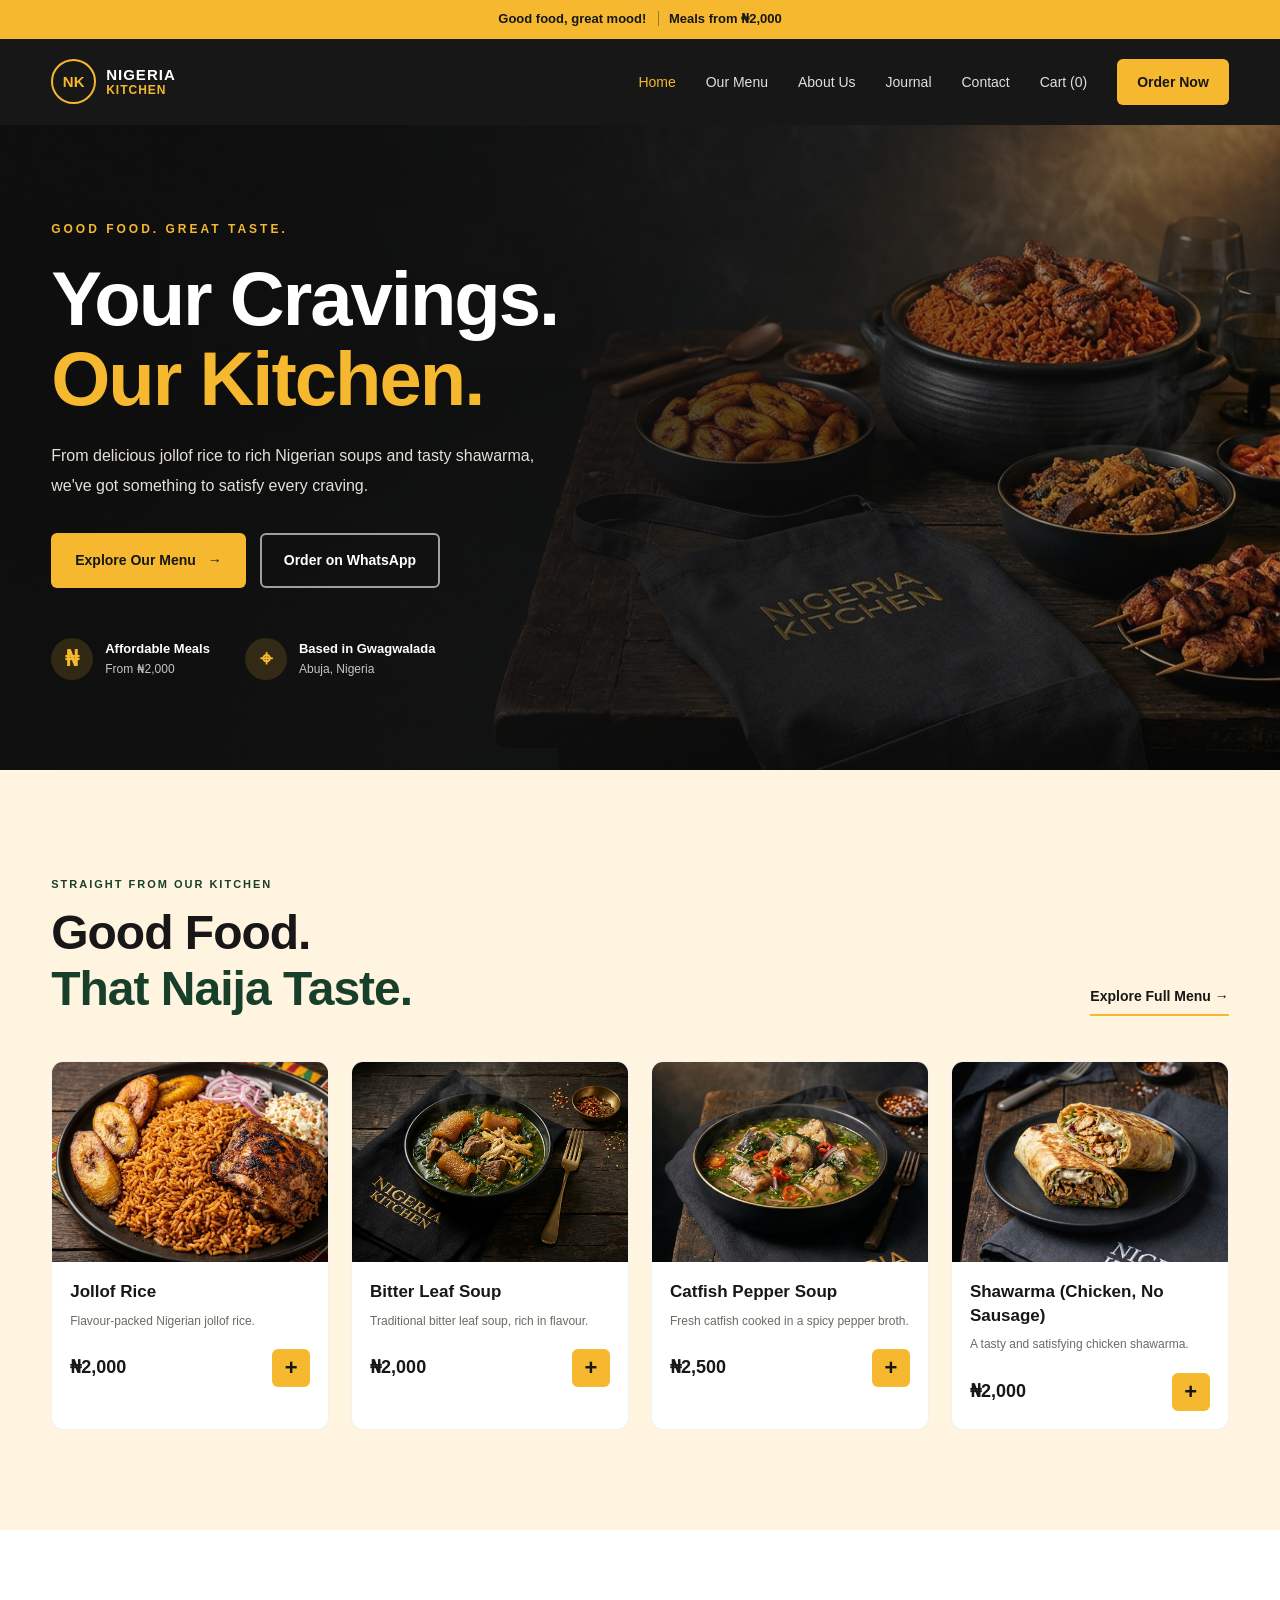
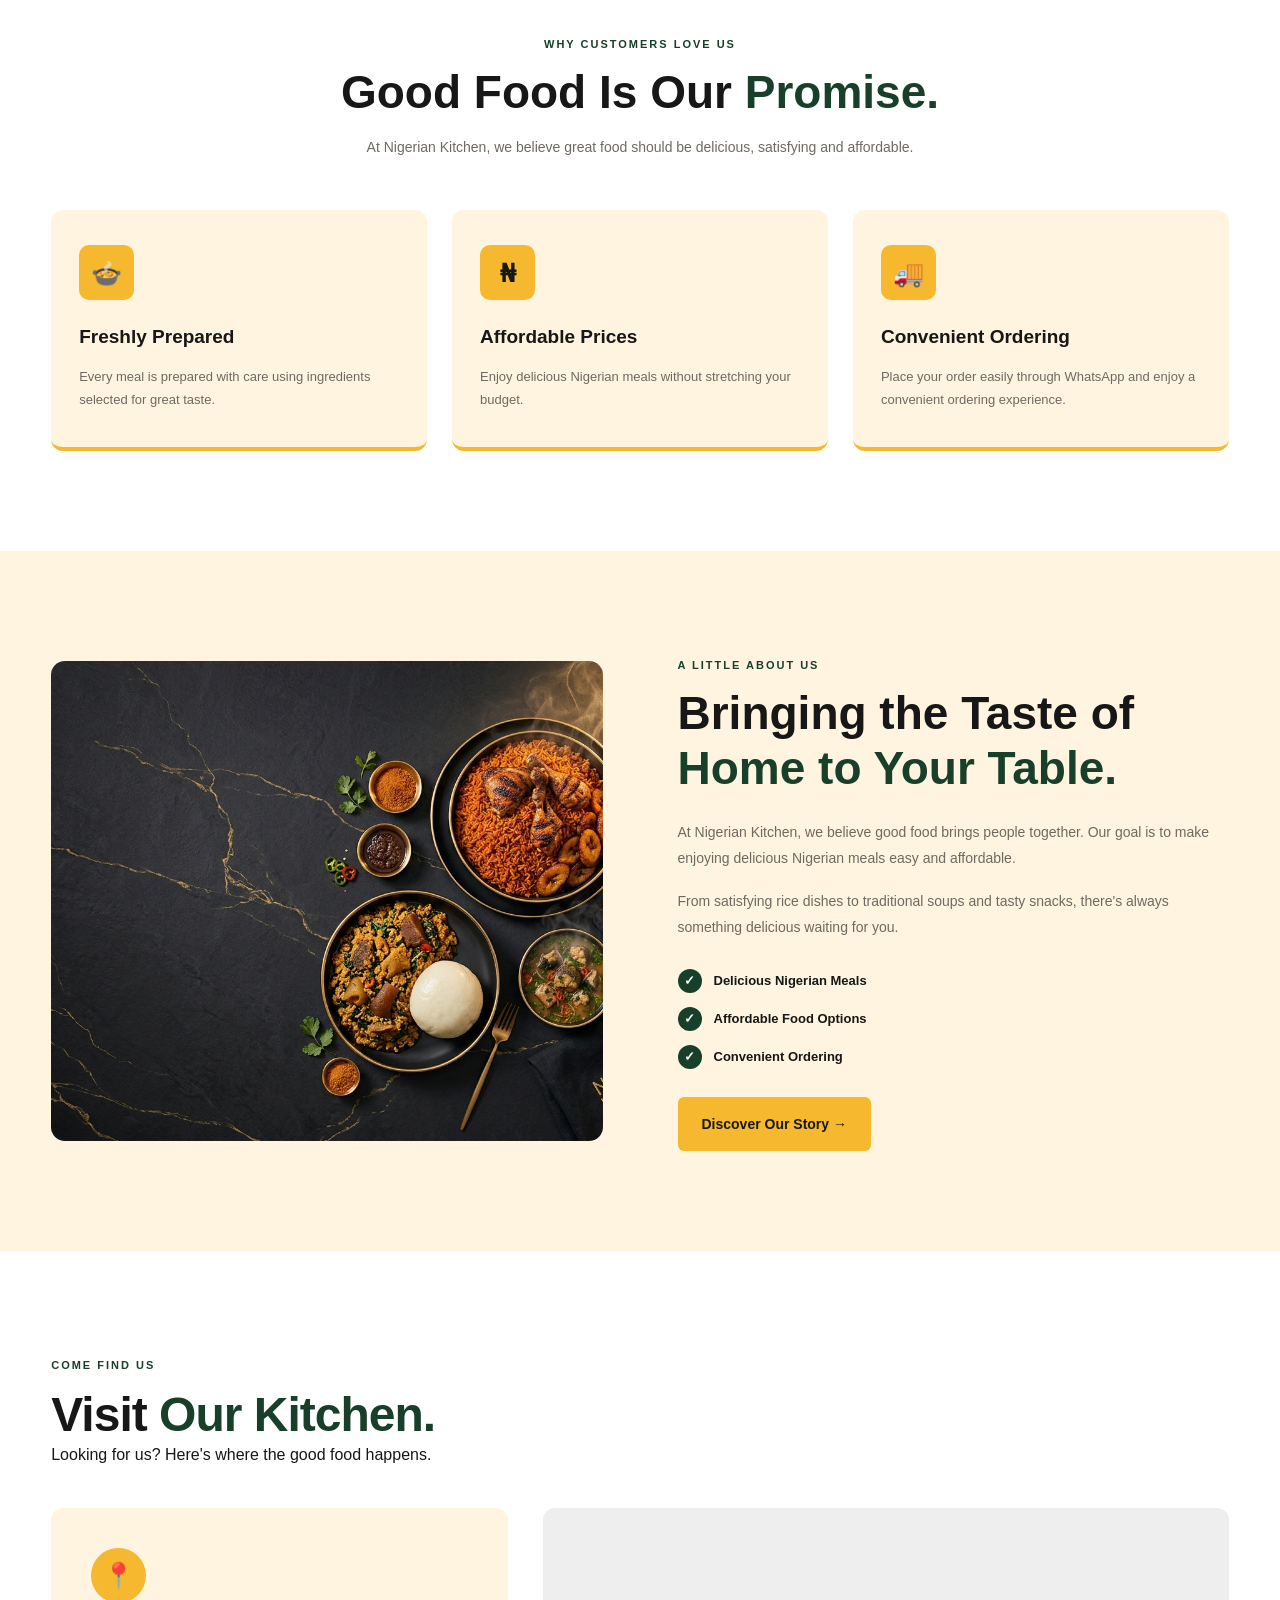
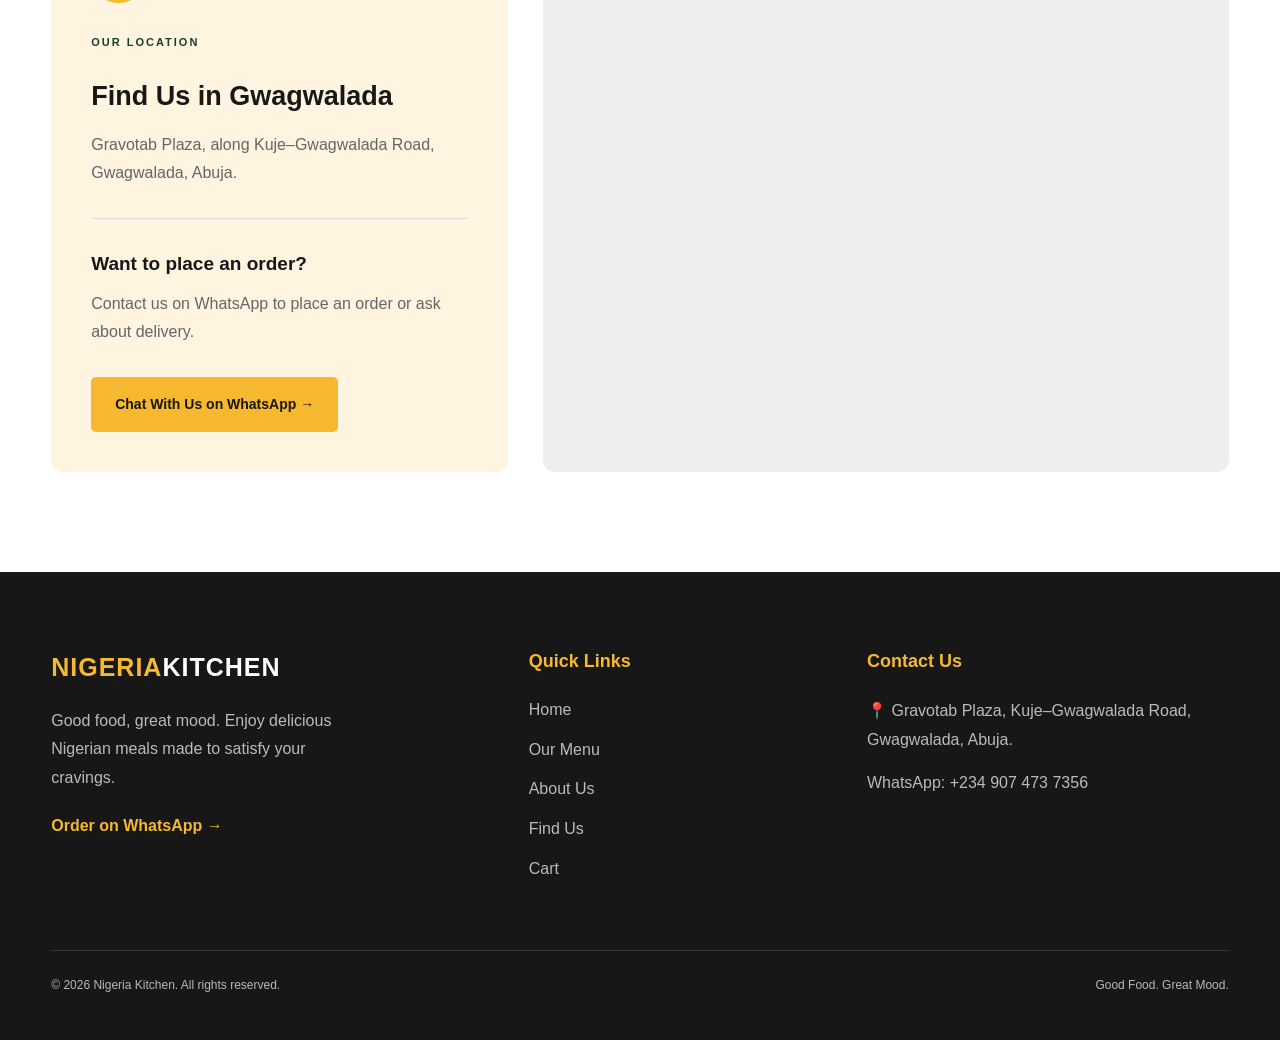
<file: index.html>
<!DOCTYPE html>
<html lang="en">
<head>
    <meta charset="UTF-8">
    <meta name="viewport" content="width=device-width, initial-scale=1.0">

    <title>Nigerian Kitchen | Jollof Rice, Soups &amp; Shawarma in Gwagwalada</title>
    <meta name="description" content="Order delicious Nigerian meals in Gwagwalada, Abuja: jollof rice, soups, shawarma and chilled drinks from ₦2,000. Order easily on WhatsApp.">
    <link rel="canonical" href="https://YOUR-DOMAIN.com/">
    <meta name="theme-color" content="#0a2e17">

    <!-- Icons -->
    <link rel="icon" href="favicon.svg" type="svg+xml">
    <link rel="icon" href="favicon.ico" sizes="any">
    <link rel="apple-touch-icon" href="apple-touch-icon.png">

    <!-- Share preview (WhatsApp, Facebook, etc.) -->
    <meta property="og:type" content="website">
    <meta property="og:site_name" content="Nigerian Kitchen">
    <meta property="og:locale" content="en_NG">
    <meta property="og:title" content="Nigerian Kitchen | Good Food, Great Mood">
    <meta property="og:description" content="Jollof rice, soups, shawarma and chilled drinks in Gwagwalada, Abuja. Order on WhatsApp.">
    <meta property="og:url" content="https://YOUR-DOMAIN.com/">
    <meta property="og:image" content="https://YOUR-DOMAIN.com/images/og-image.jpg">
    <meta property="og:image:width" content="1200">
    <meta property="og:image:height" content="630">
    <meta property="og:image:alt" content="Nigerian Kitchen, Gwagwalada, Abuja">
    <meta name="twitter:card" content="summary_large_image">

    <link rel="stylesheet" href="style.css">

    <script src="menu-data.js" defer></script>
    <script src="navbar.js" defer></script>
    <script src="cart-counter.js" defer></script>
    <script src="home.js" defer></script>

    <!-- Helps Google show the restaurant in local searches -->
    <script type="application/ld+json">
    {
        "@context": "https://schema.org",
        "@type": "Restaurant",
        "name": "Nigerian Kitchen",
        "url": "https://YOUR-DOMAIN.com/",
        "image": "https://YOUR-DOMAIN.com/images/og-image.jpg",
        "telephone": "+2347026456760",
        "servesCuisine": "Nigerian",
        "priceRange": "₦",
        "address": {
            "@type": "PostalAddress",
            "streetAddress": "Gravotab Plaza, Kuje–Gwagwalada Road",
            "addressLocality": "Gwagwalada",
            "addressRegion": "Abuja",
            "addressCountry": "NG"
        }
    }
    </script>
</head>

<body>

    <!-- Announcement Bar -->
    <div class="announcement-bar">
        <p>
            Good food, great mood!
            <span>Meals from ₦2,000</span>
        </p>
    </div>


    <!-- Navigation -->
    <header class="site-header">

        <nav class="navbar container" aria-label="Main navigation">

            <a href="index.html" class="logo">
                <span class="logo-icon">NK</span>

                <span class="logo-text">
                    <strong>NIGERIA</strong>
                    <span>KITCHEN</span>
                </span>
            </a>


            <button
                class="menu-toggle"
                id="menu-toggle"
                aria-label="Open navigation menu"
                aria-expanded="false"
                aria-controls="nav-links"
            >
                <span></span>
                <span></span>
                <span></span>
            </button>


            <div class="nav-links" id="nav-links">

                <a href="index.html" class="nav-link active">Home</a>

                <a href="menu.html" class="nav-link">Our Menu</a>

                <a href="about.html" class="nav-link">About Us</a>
                <a href="journal.html" class="nav-link">Journal</a>

                <a href="#location" class="nav-link">Contact</a>

                <a href="cart.html" class="nav-link cart-nav-link">
                    Cart (<span class="cart-count">0</span>)
                </a>

                <a
                    href="https://wa.me/2349074737356"
                    class="nav-order-button"
                    target="_blank"
                    rel="noopener noreferrer"
                >
                    Order Now
                </a>

            </div>

        </nav>

    </header>


    <main>

        <!-- Hero Section -->
        <section class="hero">

            <div class="hero-background"></div>

            <div class="hero-content container">

                <span class="hero-label">
                    GOOD FOOD. GREAT TASTE.
                </span>

                <h1>
                    Your Cravings.<br>
                    <span>Our Kitchen.</span>
                </h1>

                <p class="hero-description">
                    From delicious jollof rice to rich Nigerian soups
                    and tasty shawarma, we've got something to satisfy
                    every craving.
                </p>

                <div class="hero-buttons">

                    <a href="menu.html" class="button button-primary">
                        Explore Our Menu
                        <span aria-hidden="true">→</span>
                    </a>

                    <a
                        href="https://wa.me/2349074737356"
                        class="button button-outline"
                        target="_blank"
                        rel="noopener noreferrer"
                    >
                        Order on WhatsApp
                    </a>

                </div>

                <div class="hero-details">

                    <div class="hero-detail">
                        <span class="detail-icon" aria-hidden="true">₦</span>

                        <div>
                            <strong>Affordable Meals</strong>
                            <p>From ₦2,000</p>
                        </div>
                    </div>

                    <div class="hero-detail">
                        <span class="detail-icon" aria-hidden="true">⌖</span>

                        <div>
                            <strong>Based in Gwagwalada</strong>
                            <p>Abuja, Nigeria</p>
                        </div>
                    </div>

                </div>

            </div>

            

        </section>


        <!-- Popular Meals Section -->
        <section class="popular-section section-padding">

            <div class="container">

                <div class="section-heading">

                    <div>
                        <span class="eyebrow">STRAIGHT FROM OUR KITCHEN</span>

                        <h2>
                            Good Food.<br>
                            <span>That Naija Taste.</span>
                        </h2>
                    </div>

                    <a href="menu.html" class="text-link">
                        Explore Full Menu →
                    </a>

                </div>


                <div class="food-grid" id="popular-food-grid">
                    <!-- Food cards are added by js/home.js -->
                </div>

            </div>

        </section>


        <!-- Why Choose Nigerian Kitchen -->
        <section class="why-us-section section-padding">
            <div class="container">

                <div class="why-us-heading">
                    <span class="eyebrow">WHY CUSTOMERS LOVE US</span>

                    <h2>
                        Good Food Is Our <span>Promise.</span>
                    </h2>

                    <p>
                        At Nigerian Kitchen, we believe great food should
                        be delicious, satisfying and affordable.
                    </p>
                </div>


                <div class="why-us-grid">

                    <div class="why-us-card">
                        <div class="why-icon">🍲</div>
                        <h3>Freshly Prepared</h3>
                        <p>
                            Every meal is prepared with care using
                            ingredients selected for great taste.
                        </p>
                    </div>

                    <div class="why-us-card">
                        <div class="why-icon">₦</div>
                        <h3>Affordable Prices</h3>
                        <p>
                            Enjoy delicious Nigerian meals without
                            stretching your budget.
                        </p>
                    </div>

                    <div class="why-us-card">
                        <div class="why-icon">🚚</div>
                        <h3>Convenient Ordering</h3>
                        <p>
                            Place your order easily through WhatsApp
                            and enjoy a convenient ordering experience.
                        </p>
                    </div>

                </div>

            </div>
        </section>


        <!-- About Nigerian Kitchen -->
        <section class="about-section section-padding">

            <div class="container about-container">

                <div class="about-image">

                    <img
                        src="Hero2.jpg"
                        alt="Delicious Nigerian food prepared at Nigerian Kitchen"
                        loading="lazy"
                    >

                   

                </div>


                <div class="about-content">

                    <span class="eyebrow">A LITTLE ABOUT US</span>

                    <h2>
                        Bringing the Taste of
                        <span>Home to Your Table.</span>
                    </h2>

                    <p>
                        At Nigerian Kitchen, we believe good food brings
                        people together. Our goal is to make enjoying
                        delicious Nigerian meals easy and affordable.
                    </p>

                    <p>
                        From satisfying rice dishes to traditional soups
                        and tasty snacks, there's always something
                        delicious waiting for you.
                    </p>

                    <div class="about-highlights">

                        <div class="about-highlight">
                            <span>✓</span>
                            <p>Delicious Nigerian Meals</p>
                        </div>

                        <div class="about-highlight">
                            <span>✓</span>
                            <p>Affordable Food Options</p>
                        </div>

                        <div class="about-highlight">
                            <span>✓</span>
                            <p>Convenient Ordering</p>
                        </div>

                    </div>

                    <a href="about.html" class="button about-button">
                        Discover Our Story →
                    </a>

                </div>

            </div>

        </section>


        <!-- Location -->
        <section class="location-section section-padding" id="location">
            <div class="container">

                <div class="section-heading location-heading">
                    <div>
                        <span class="eyebrow">COME FIND US</span>
                        <h2>Visit <span>Our Kitchen.</span></h2>
                        <p>Looking for us? Here's where the good food happens.</p>
                    </div>
                </div>

                <div class="location-container">

                    <div class="location-details">
                        <div class="location-icon">📍</div>

                        <span class="eyebrow">OUR LOCATION</span>

                        <h3>Find Us in Gwagwalada</h3>

                        <p>
                            Gravotab Plaza, along Kuje–Gwagwalada Road,
                            Gwagwalada, Abuja.
                        </p>

                        <div class="location-divider"></div>

                        <h4>Want to place an order?</h4>

                        <p>
                            Contact us on WhatsApp to place an order
                            or ask about delivery.
                        </p>

                        <a
                            href="https://wa.me/2349074737356?text=Hello%20Nigerian%20Kitchen,%20I%20would%20like%20to%20make%20an%20enquiry."
                            class="button location-button"
                            target="_blank"
                            rel="noopener noreferrer"
                        >
                            Chat With Us on WhatsApp →
                        </a>
                    </div>

                    <div class="location-map">
                        <iframe
                            src="https://www.google.com/maps?q=Gravotab+Plaza,+Kuje-Gwagwalada+Road,+Gwagwalada,+Abuja&output=embed"
                            width="100%"
                            height="100%"
                            style="border:0;"
                            allowfullscreen=""
                            loading="lazy"
                            referrerpolicy="no-referrer-when-downgrade"
                            title="Nigerian Kitchen location in Gwagwalada, Abuja"
                        ></iframe>
                    </div>

                </div>
            </div>
        </section>

    </main>


    <!-- Footer -->
    <footer class="site-footer">
        <div class="container">

            <div class="footer-main">

                <!-- Brand -->
                <div class="footer-brand">
                    <a href="index.html" class="footer-logo">
                        NIGERIA<span>KITCHEN</span>
                    </a>

                    <p>
                        Good food, great mood. Enjoy delicious Nigerian meals
                        made to satisfy your cravings.
                    </p>

                    <a
                        href="https://wa.me/2349074737356"
                        target="_blank"
                        rel="noopener noreferrer"
                        class="footer-order-link"
                    >
                        Order on WhatsApp →
                    </a>
                </div>

                <!-- Quick Links -->
                <div class="footer-links">
                    <h3>Quick Links</h3>

                    <a href="index.html">Home</a>
                    <a href="menu.html">Our Menu</a>
                    <a href="about.html">About Us</a>
                    <a href="#location">Find Us</a>
                    <a href="cart.html">Cart</a>
                </div>

                <!-- Contact -->
                <div class="footer-contact">
                    <h3>Contact Us</h3>

                    <p>📍 Gravotab Plaza, Kuje–Gwagwalada Road, Gwagwalada, Abuja.</p>

                    <a
                        href="https://wa.me/2349074737356"
                        target="_blank"
                        rel="noopener noreferrer"
                    >
                        WhatsApp: +234 907 473 7356
                    </a>
                </div>

            </div>

            <div class="footer-bottom">
                <p>
                    &copy; <span id="current-year"></span> Nigeria Kitchen.
                    All rights reserved.
                </p>

                <p>Good Food. Great Mood.</p>
            </div>

        </div>
    </footer>

</body>
</html>
</file>
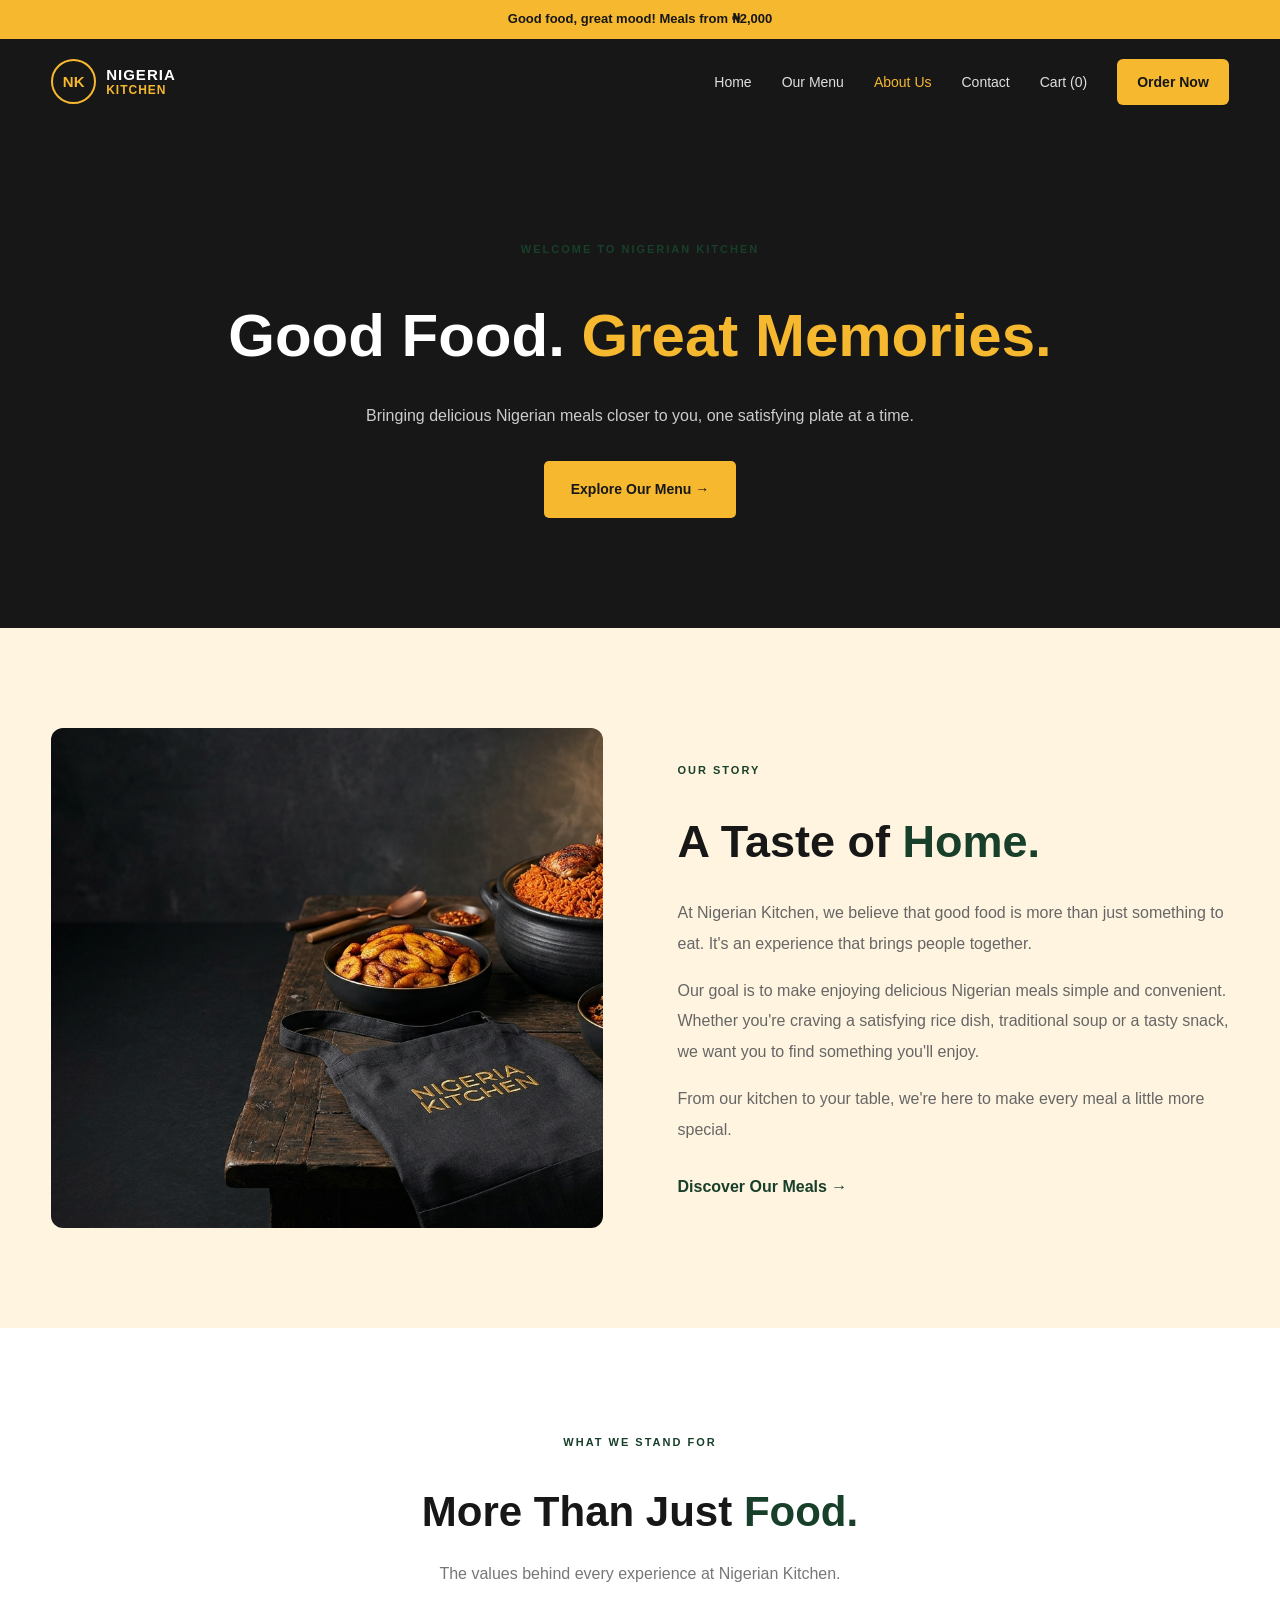
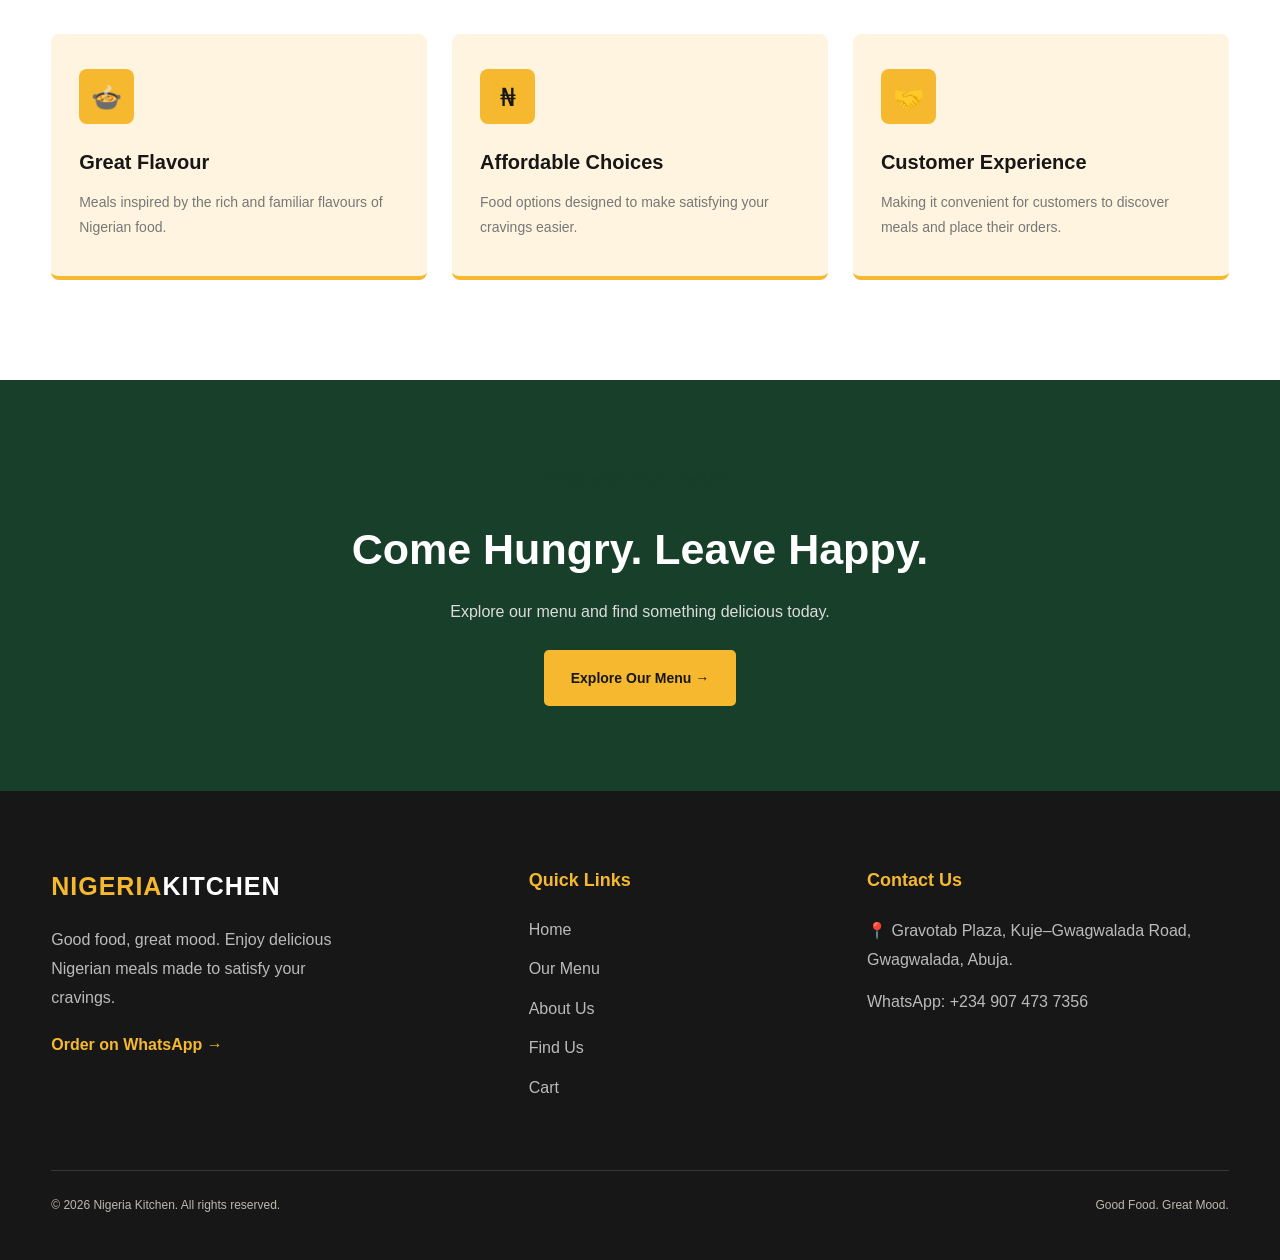
<file: about.html>
<!DOCTYPE html>
<html lang="en">
<head>
    <meta charset="UTF-8">
    <meta name="viewport" content="width=device-width, initial-scale=1.0">

    <title>About Us | Nigerian Kitchen Gwagwalada</title>
    <meta name="description" content="Meet Nigerian Kitchen in Gwagwalada, Abuja. Good food, great mood: affordable Nigerian meals made to satisfy your cravings.">
    <link rel="canonical" href="https://YOUR-DOMAIN.com/about.html">
    <meta name="theme-color" content="#0a2e17">

    <!-- Icons -->
    <link rel="icon" href="favicon.svg" type="image/svg+xml">
    <link rel="icon" href="favicon.ico" sizes="any">
    <link rel="apple-touch-icon" href="apple-touch-icon.png">

    <!-- Share preview -->
    <meta property="og:type" content="website">
    <meta property="og:site_name" content="Nigerian Kitchen">
    <meta property="og:locale" content="en_NG">
    <meta property="og:title" content="About Us | Nigerian Kitchen">
    <meta property="og:description" content="Bringing delicious Nigerian meals closer to you, one satisfying plate at a time.">
    <meta property="og:url" content="https://YOUR-DOMAIN.com/about.html">
    <meta property="og:image" content="https://YOUR-DOMAIN.com/images/og-image.jpg">
    <meta property="og:image:width" content="1200">
    <meta property="og:image:height" content="630">
    <meta property="og:image:alt" content="Nigerian Kitchen, Gwagwalada, Abuja">
    <meta name="twitter:card" content="summary_large_image">

    <link rel="stylesheet" href="style.css">
    <link rel="stylesheet" href="about.css">

    <script src="navbar.js" defer></script>
    <script src="cart-counter.js" defer></script>
    <script src="about.js" defer></script>
</head>

<body>

    <!-- ANNOUNCEMENT BAR -->
    <div class="announcement-bar">
        Good food, great mood! Meals from ₦2,000
    </div>


    <!-- NAVIGATION -->
    <header class="site-header">

        <nav class="navbar container" aria-label="Main navigation">

            <a href="index.html" class="logo">
                <span class="logo-icon">NK</span>

                <span class="logo-text">
                    <strong>NIGERIA</strong>
                    <span>KITCHEN</span>
                </span>
            </a>


            <button
                class="menu-toggle"
                id="menu-toggle"
                aria-label="Open navigation menu"
                aria-expanded="false"
                aria-controls="nav-links"
            >
                <span></span>
                <span></span>
                <span></span>
            </button>


            <div class="nav-links" id="nav-links">

                <a href="index.html" class="nav-link ">Home</a>

                <a href="menu.html" class="nav-link">Our Menu</a>

                <a href="about.html" class="nav-link active">About Us</a>

                <a href="#location" class="nav-link">Contact</a>

                <a href="cart.html" class="nav-link cart-nav-link">
                    Cart (<span class="cart-count">0</span>)
                </a>

                <a
                    href="https://wa.me/2349074737356"
                    class="nav-order-button"
                    target="_blank"
                    rel="noopener noreferrer"
                >
                    Order Now
                </a>

            </div>

        </nav>

    </header>


    <!-- ABOUT HERO -->
    <section class="about-hero">

        <div class="container">

            <span class="eyebrow">WELCOME TO NIGERIAN KITCHEN</span>

            <h1>Good Food. <span>Great Memories.</span></h1>

            <p>
                Bringing delicious Nigerian meals closer to you,
                one satisfying plate at a time.
            </p>

            <a href="menu.html" class="button about-hero-button">
                Explore Our Menu →
            </a>

        </div>

    </section>


    <!-- OUR STORY -->
    <section class="story-section section-padding">

        <div class="container story-container">

            <div class="story-image">

                <img
                    src="hero.jpg"
                    alt="Nigerian meals prepared at Nigerian Kitchen"
                    loading="lazy"
                >


            </div>


            <div class="story-content">

                <span class="eyebrow">OUR STORY</span>

                <h2>A Taste of <span>Home.</span></h2>

                <p>
                    At Nigerian Kitchen, we believe that good food is
                    more than just something to eat. It's an experience
                    that brings people together.
                </p>

                <p>
                    Our goal is to make enjoying delicious Nigerian meals
                    simple and convenient. Whether you're craving a
                    satisfying rice dish, traditional soup or a tasty
                    snack, we want you to find something you'll enjoy.
                </p>

                <p>
                    From our kitchen to your table, we're here to make
                    every meal a little more special.
                </p>

                <a href="menu.html" class="story-link">
                    Discover Our Meals →
                </a>

            </div>

        </div>

    </section>


    <!-- BRAND VALUES -->
    <section class="values-section section-padding">

        <div class="container">

            <div class="values-heading">

                <span class="eyebrow">WHAT WE STAND FOR</span>

                <h2>More Than Just <span>Food.</span></h2>

                <p>
                    The values behind every experience at Nigerian Kitchen.
                </p>

            </div>


            <div class="values-grid">

                <article class="value-card">

                    <div class="value-icon">🍲</div>

                    <h3>Great Flavour</h3>

                    <p>
                        Meals inspired by the rich and familiar flavours
                        of Nigerian food.
                    </p>

                </article>


                <article class="value-card">

                    <div class="value-icon">₦</div>

                    <h3>Affordable Choices</h3>

                    <p>
                        Food options designed to make satisfying your
                        cravings easier.
                    </p>

                </article>


                <article class="value-card">

                    <div class="value-icon">🤝</div>

                    <h3>Customer Experience</h3>

                    <p>
                        Making it convenient for customers to discover
                        meals and place their orders.
                    </p>

                </article>

            </div>

        </div>

    </section>


    <!-- ABOUT CTA -->
    <section class="about-cta">

        <div class="container">

            <span class="eyebrow">YOUR NEXT MEAL AWAITS</span>

            <h2>Come Hungry. Leave Happy.</h2>

            <p>
                Explore our menu and find something delicious today.
            </p>

            <a href="menu.html" class="button about-cta-button">
                Explore Our Menu →
            </a>

        </div>

    </section>


    <!-- FOOTER -->
    <footer class="site-footer">

        <div class="container">

            <div class="footer-main">

                <div class="footer-brand">

                    <a href="index.html" class="footer-logo">
                        NIGERIA<span>KITCHEN</span>
                    </a>

                    <p>
                        Good food, great mood. Enjoy delicious Nigerian
                        meals made to satisfy your cravings.
                    </p>

                    <a href="https://wa.me/2349074737356"
                        target="_blank"
                        rel="noopener noreferrer"
                        class="footer-order-link">
                        Order on WhatsApp →
                    </a>

                </div>


                <div class="footer-links">

                    <h3>Quick Links</h3>

                    <a href="index.html">Home</a>
                    <a href="menu.html">Our Menu</a>
                    <a href="about.html">About Us</a>
                    <a href="index.html#location">Find Us</a>
                    <a href="cart.html">Cart</a>

                </div>


                <div class="footer-contact">

                    <h3>Contact Us</h3>

                    <p>
                        📍 Gravotab Plaza, Kuje–Gwagwalada Road,
                        Gwagwalada, Abuja.
                    </p>

                    <a href="https://wa.me/2349074737356"
                        target="_blank"
                        rel="noopener noreferrer">
                        WhatsApp: +234 907 473 7356
                    </a>

                </div>

            </div>


            <div class="footer-bottom">

                <p>
                    &copy; <span id="current-year"></span>
                    Nigeria Kitchen. All rights reserved.
                </p>

                <p>Good Food. Great Mood.</p>

            </div>

        </div>

    </footer>

</body>
</html>
</file>
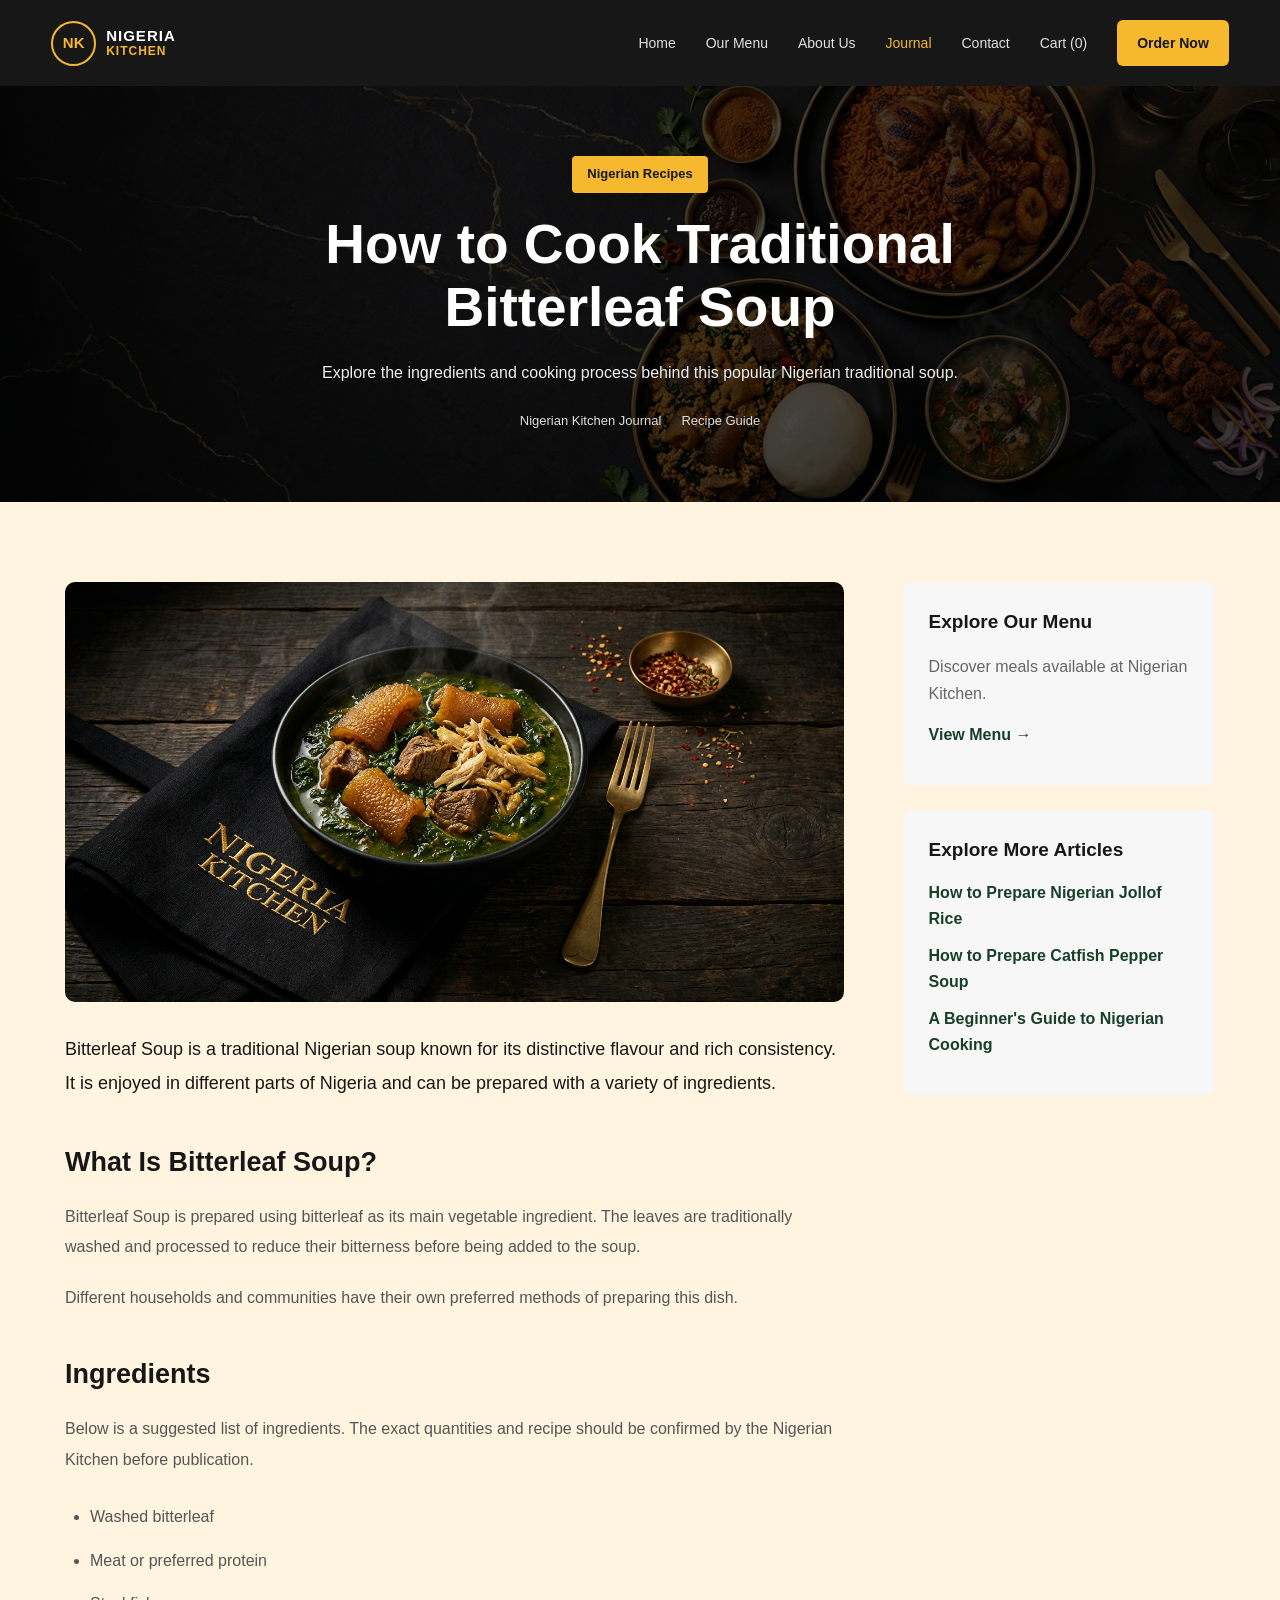
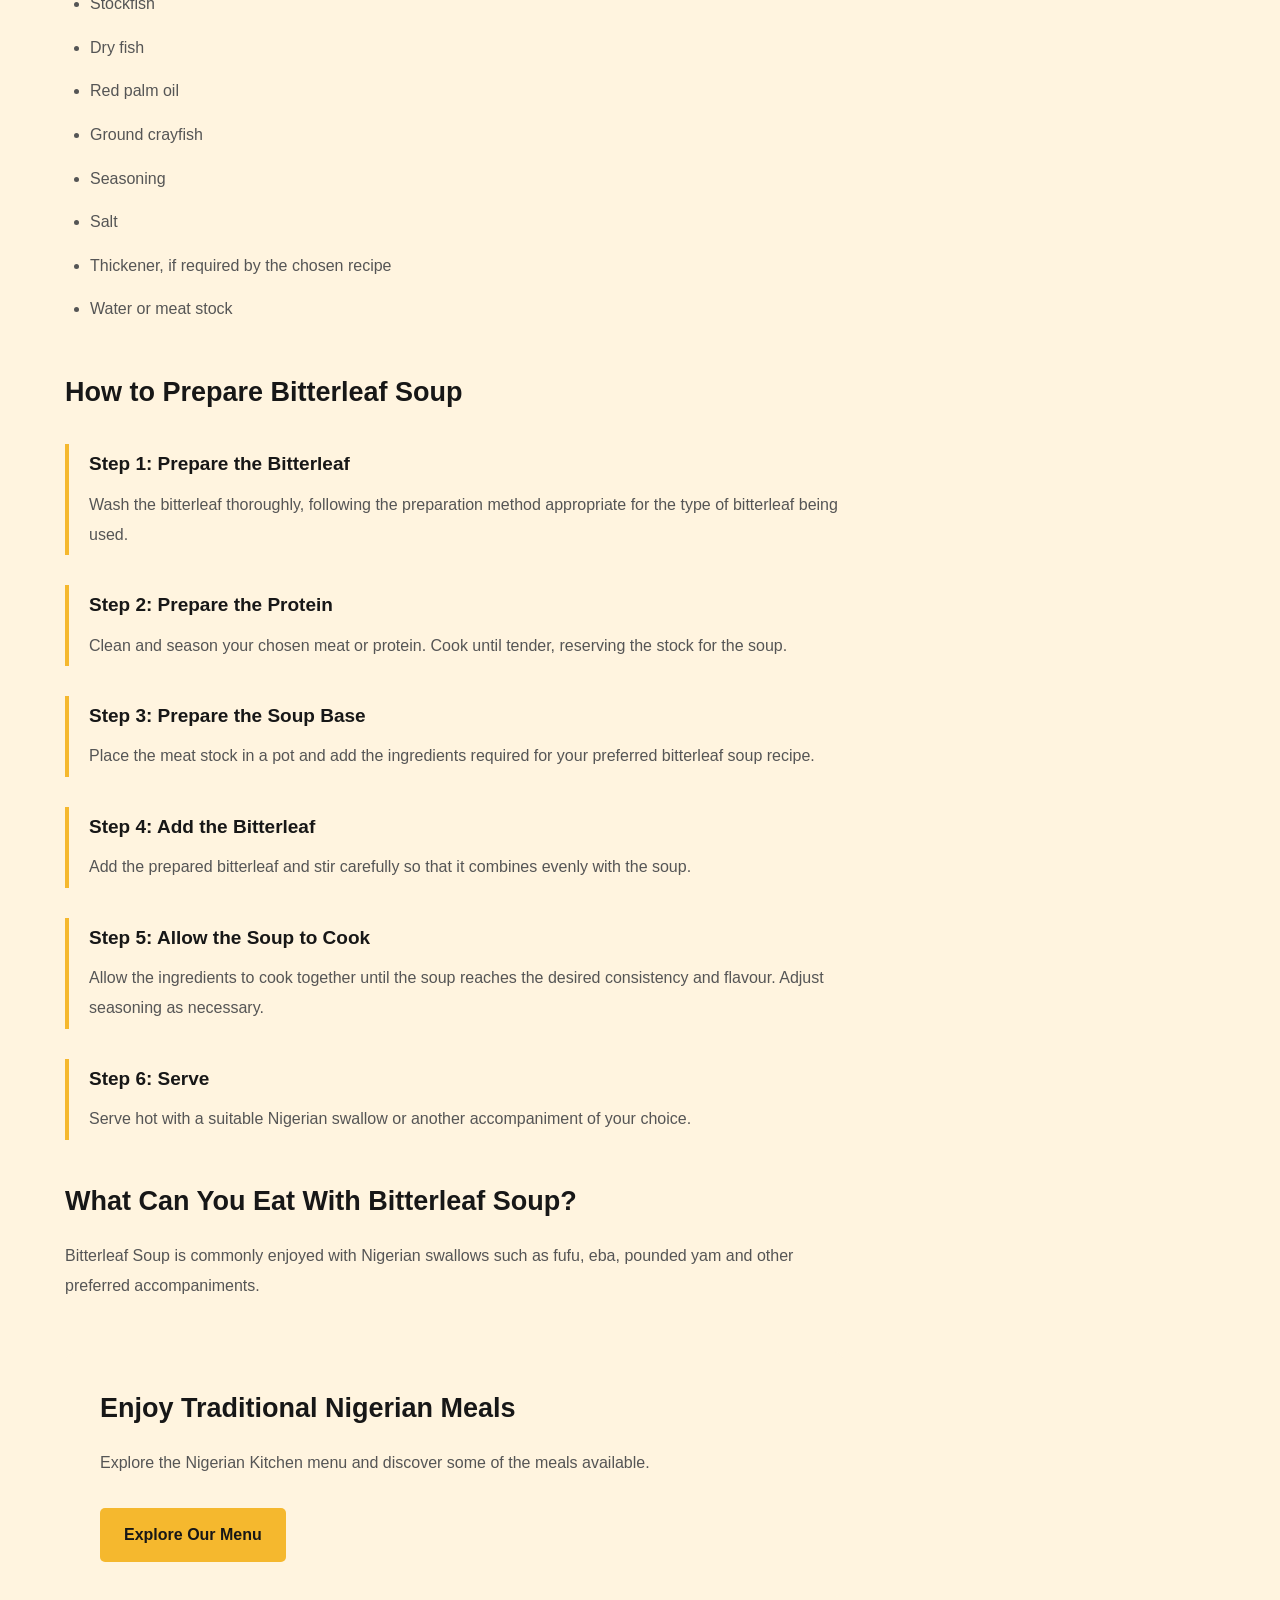
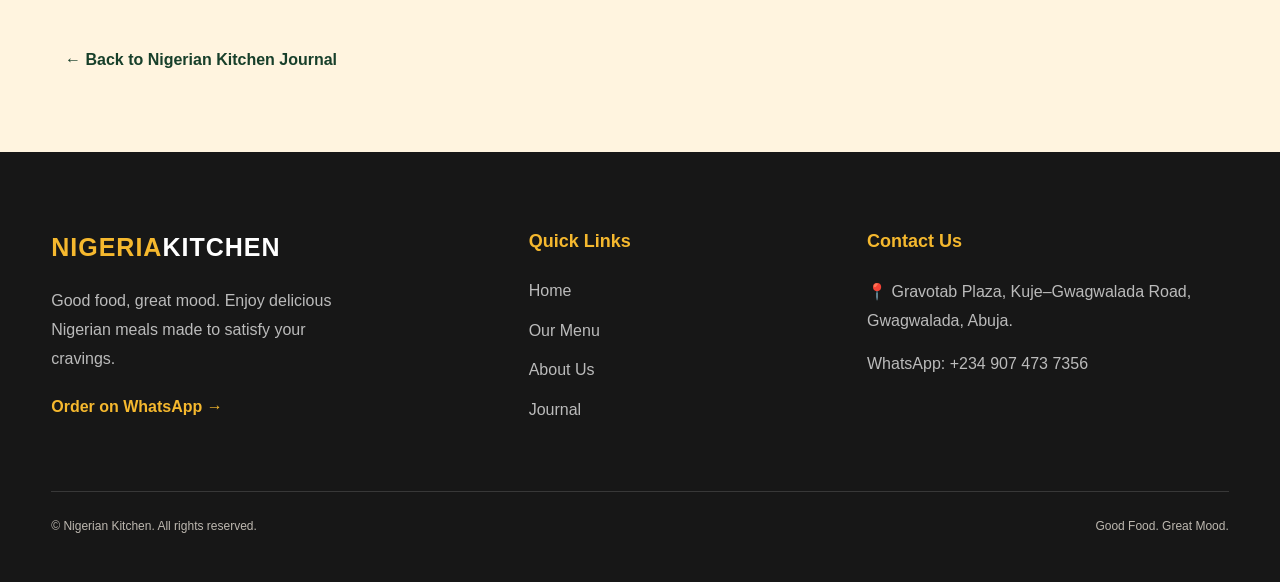
<file: bitterleaf-soup-recipe.html>
<!DOCTYPE html>
<html lang="en">
<head>
    <meta charset="UTF-8">
    <meta name="viewport" content="width=device-width, initial-scale=1.0">

    <title>How to Cook Traditional Bitterleaf Soup | Nigerian Kitchen Journal</title>

    <meta name="description" content="Discover the ingredients and preparation process for traditional Nigerian bitterleaf soup.">
     <!-- Icons -->
    <link rel="icon" href="favicon.svg" type="image/svg+xml">
    <link rel="icon" href="favicon.ico" sizes="any">
    <link rel="apple-touch-icon" href="apple-touch-icon.png">

    <!-- Share preview -->
    <meta property="og:type" content="website">
    <meta property="og:site_name" content="Nigerian Kitchen">
    <meta property="og:locale" content="en_NG">
    <meta property="og:title" content="Bitterleaf soup recipe | Nigerian Kitchen">
    <meta property="og:description" content="Bringing delicious Nigerian meals closer to you, one satisfying plate at a time.">
    <meta property="og:url" content="https://YOUR-DOMAIN.com/about.html">
    <meta property="og:image" content="https://YOUR-DOMAIN.com/images/og-image.jpg">
    <meta property="og:image:width" content="1200">
    <meta property="og:image:height" content="630">
    <meta property="og:image:alt" content="Nigerian Kitchen, Gwagwalada, Abuja">
    <meta name="twitter:card" content="summary_large_image">

    <link rel="stylesheet" href="style.css">
    <link rel="stylesheet" href="article.css">
    <script type="application/ld+json">
{
  "@context": "https://schema.org",
  "@type": "BlogPosting",
  "headline": "How to Cook Traditional Bitterleaf Soup",
  "description": "Discover the ingredients and preparation process behind this popular Nigerian soup.",
  "author": {
    "@type": "Organization",
    "name": "Nigerian Kitchen Journal"
  },
  "publisher": {
    "@type": "Organization",
    "name": "Nigerian Kitchen"
  },
  "articleSection": "Nigerian Recipes",
  "inLanguage": "en"
}
</script>
</head>

<body>

   
<!-- Navigation -->
<header class="site-header">

    <nav class="navbar container" aria-label="Main navigation">

        <a href="index.html" class="logo">
            <span class="logo-icon">NK</span>

            <span class="logo-text">
                <strong>NIGERIA</strong>
                <span>KITCHEN</span>
            </span>
        </a>

        <button
            class="menu-toggle"
            id="menu-toggle"
            aria-label="Open navigation menu"
            aria-expanded="false"
            aria-controls="nav-links"
        >
            <span></span>
            <span></span>
            <span></span>
        </button>

        <div class="nav-links" id="nav-links">

            <a href="index.html" class="nav-link">Home</a>

            <a href="menu.html" class="nav-link">Our Menu</a>

            <a href="about.html" class="nav-link">About Us</a>

            <a href="journal.html" class="nav-link active">Journal</a>

            <a href="index.html#location" class="nav-link">Contact</a>

            <a href="cart.html" class="nav-link cart-nav-link">
                Cart (<span class="cart-count">0</span>)
            </a>

            <a
                href="https://wa.me/2349074737356"
                class="nav-order-button"
                target="_blank"
                rel="noopener noreferrer"
            >
                Order Now <span aria-hidden="true"></span>
            </a>

        </div>

    </nav>

</header>

    <main>

        <section class="article-hero">
            <div class="article-hero-content">
                <span class="article-category">Nigerian Recipes</span>

                <h1>How to Cook Traditional Bitterleaf Soup</h1>

                <p>
                    Explore the ingredients and cooking process behind
                    this popular Nigerian traditional soup.
                </p>

                <div class="article-meta">
                    <span>Nigerian Kitchen Journal</span>
                    <span>Recipe Guide</span>
                </div>
            </div>
        </section>

        <section class="article-container">

            <article class="article-content">

                <img
                    src="bitterleaf.jpg"
                    alt="A serving of Nigerian bitterleaf soup"
                    class="article-featured-image"
                >

                <p class="article-intro">
                    Bitterleaf Soup is a traditional Nigerian soup known
                    for its distinctive flavour and rich consistency.
                    It is enjoyed in different parts of Nigeria and can
                    be prepared with a variety of ingredients.
                </p>

                <h2>What Is Bitterleaf Soup?</h2>

                <p>
                    Bitterleaf Soup is prepared using bitterleaf as its
                    main vegetable ingredient. The leaves are traditionally
                    washed and processed to reduce their bitterness before
                    being added to the soup.
                </p>

                <p>
                    Different households and communities have their own
                    preferred methods of preparing this dish.
                </p>

                <h2>Ingredients</h2>

                <p>
                    Below is a suggested list of ingredients. The exact
                    quantities and recipe should be confirmed by the
                    Nigerian Kitchen before publication.
                </p>

                <ul class="ingredient-list">
                    <li>Washed bitterleaf</li>
                    <li>Meat or preferred protein</li>
                    <li>Stockfish</li>
                    <li>Dry fish</li>
                    <li>Red palm oil</li>
                    <li>Ground crayfish</li>
                    <li>Seasoning</li>
                    <li>Salt</li>
                    <li>Thickener, if required by the chosen recipe</li>
                    <li>Water or meat stock</li>
                </ul>

                <h2>How to Prepare Bitterleaf Soup</h2>

                <div class="recipe-step">
                    <h3>Step 1: Prepare the Bitterleaf</h3>
                    <p>
                        Wash the bitterleaf thoroughly, following the
                        preparation method appropriate for the type
                        of bitterleaf being used.
                    </p>
                </div>

                <div class="recipe-step">
                    <h3>Step 2: Prepare the Protein</h3>
                    <p>
                        Clean and season your chosen meat or protein.
                        Cook until tender, reserving the stock for
                        the soup.
                    </p>
                </div>

                <div class="recipe-step">
                    <h3>Step 3: Prepare the Soup Base</h3>
                    <p>
                        Place the meat stock in a pot and add the
                        ingredients required for your preferred
                        bitterleaf soup recipe.
                    </p>
                </div>

                <div class="recipe-step">
                    <h3>Step 4: Add the Bitterleaf</h3>
                    <p>
                        Add the prepared bitterleaf and stir carefully
                        so that it combines evenly with the soup.
                    </p>
                </div>

                <div class="recipe-step">
                    <h3>Step 5: Allow the Soup to Cook</h3>
                    <p>
                        Allow the ingredients to cook together until
                        the soup reaches the desired consistency and
                        flavour. Adjust seasoning as necessary.
                    </p>
                </div>

                <div class="recipe-step">
                    <h3>Step 6: Serve</h3>
                    <p>
                        Serve hot with a suitable Nigerian swallow
                        or another accompaniment of your choice.
                    </p>
                </div>

                <h2>What Can You Eat With Bitterleaf Soup?</h2>

                <p>
                    Bitterleaf Soup is commonly enjoyed with Nigerian
                    swallows such as fufu, eba, pounded yam and other
                    preferred accompaniments.
                </p>

                <div class="article-cta">
                    <h2>Enjoy Traditional Nigerian Meals</h2>

                    <p>
                        Explore the Nigerian Kitchen menu and discover
                        some of the meals available.
                    </p>

                    <a href="menu.html" class="article-cta-button">
                        Explore Our Menu
                    </a>
                </div>

                <a href="journal.html" class="back-to-journal">
                    ← Back to Nigerian Kitchen Journal
                </a>

            </article>

            <aside class="article-sidebar">

                <div class="sidebar-card">
                    <h3>Explore Our Menu</h3>

                    <p>
                        Discover meals available at Nigerian Kitchen.
                    </p>

                    <a href="menu.html">View Menu →</a>
                </div>

                <div class="sidebar-card">
                    <h3>Explore More Articles</h3>

                    <a href="jollof-rice-recipe.html">
                        How to Prepare Nigerian Jollof Rice
                    </a>

                    <a href="catfish-pepper-soup.html">
                        How to Prepare Catfish Pepper Soup
                    </a>

                    <a href="nigerian-cooking-guide.html">
                        A Beginner's Guide to Nigerian Cooking
                    </a>
                </div>

            </aside>

        </section>

    </main>

   
    <!-- FOOTER -->
    <footer class="site-footer">

        <div class="container">

            <div class="footer-main">

                <div class="footer-brand">

                    <a href="index.html" class="footer-logo">
                        NIGERIA<span>KITCHEN</span>
                    </a>

                    <p>
                        Good food, great mood. Enjoy delicious Nigerian
                        meals made to satisfy your cravings.
                    </p>

                    <a href="https://wa.me/2349074737356"
                        target="_blank"
                        rel="noopener noreferrer"
                        class="footer-order-link">
                        Order on WhatsApp →
                    </a>

                </div>


                <div class="footer-links">

                    <h3>Quick Links</h3>

                    <a href="index.html">Home</a>
                    <a href="menu.html">Our Menu</a>
                    <a href="about.html">About Us</a>
                    <a href="journal.html">Journal</a>

                </div>


                <div class="footer-contact">

                    <h3>Contact Us</h3>

                    <p>
                        📍 Gravotab Plaza, Kuje–Gwagwalada Road,
                        Gwagwalada, Abuja.
                    </p>

                    <a href="https://wa.me/2349074737356">
                        WhatsApp: +234 907 473 7356
                    </a>

                </div>

            </div>


            <div class="footer-bottom">

                <p>
                    &copy; <span id="current-year"></span>
                    Nigerian Kitchen. All rights reserved.
                </p>

                <p>Good Food. Great Mood.</p>

            </div>

        </div>

    </footer>


    <script src="navbar.js"></script>
    <script src="cart-counter.js"></script>
    <script src="blog.js"></script>

</body>
</html>
</file>
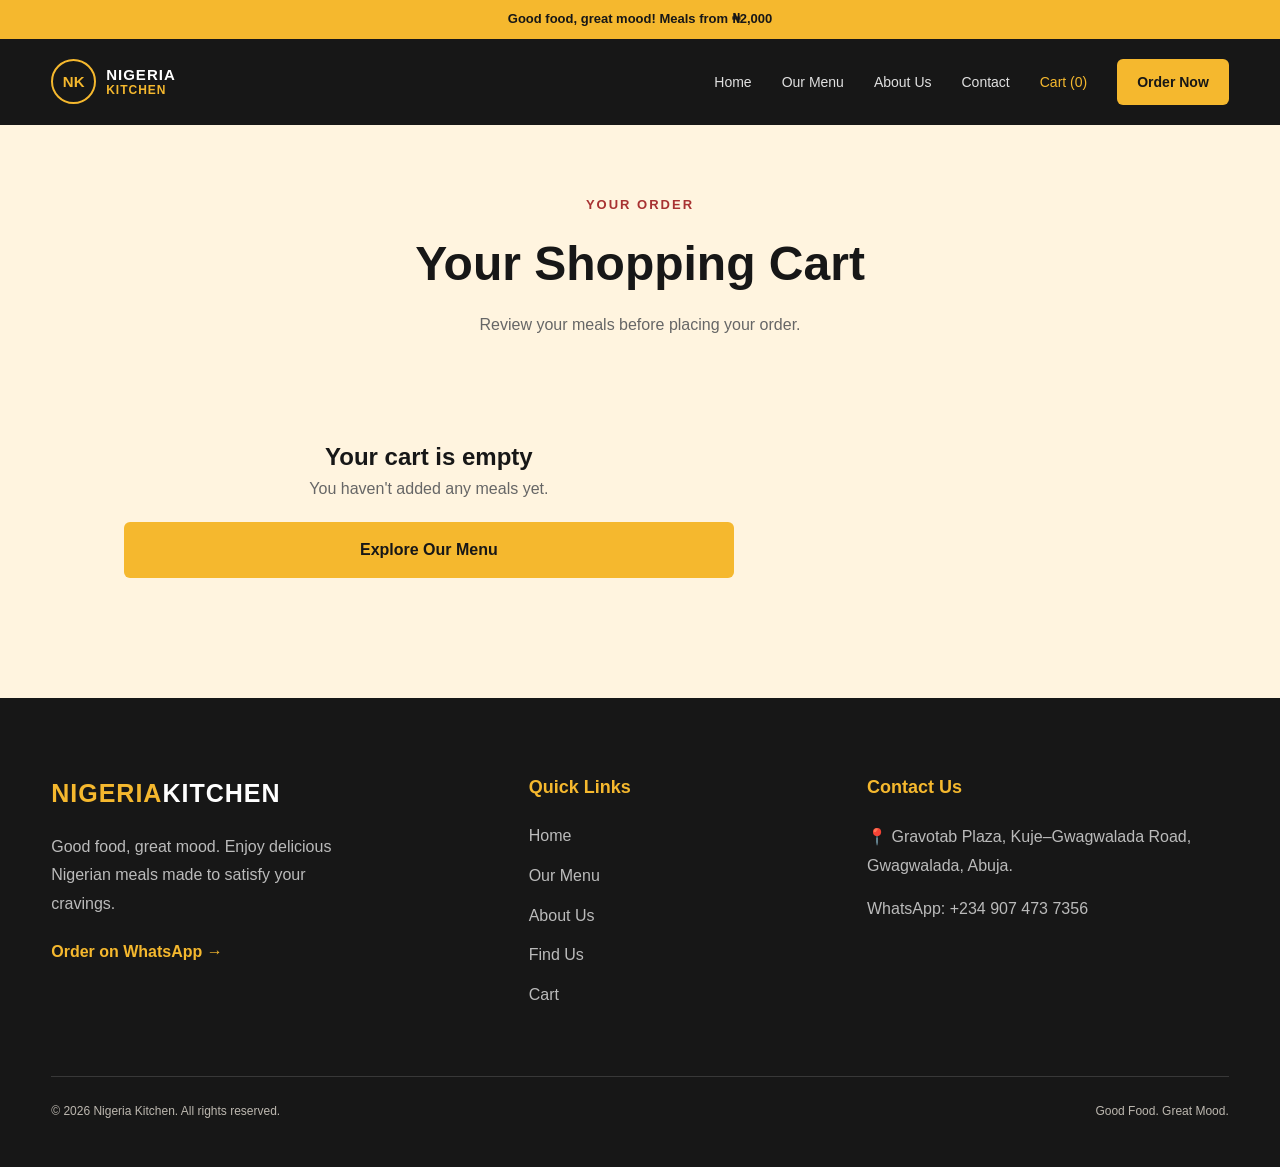
<file: cart.html>
<!DOCTYPE html>
<html lang="en">
<head>
    <meta charset="UTF-8">
    <meta name="viewport" content="width=device-width, initial-scale=1.0">

    <title>Your Cart | Nigerian Kitchen</title>
    <meta name="description" content="Review your meals and send your order to Nigerian Kitchen on WhatsApp.">
    <meta name="robots" content="noindex, follow">
    <meta name="theme-color" content="#0a2e17">

    <!-- Icons -->
    <link rel="icon" href="favicon.svg" type="image/svg+xml">
    <link rel="icon" href="favicon.ico" sizes="any">
    <link rel="apple-touch-icon" href="apple-touch-icon.png">

    <link rel="stylesheet" href="style.css">
    <link rel="stylesheet" href="cart.css">
    <link rel="stylesheet" href="extras.css">
</head>

<body> 

    <div class="announcement-bar">
        Good food, great mood! Meals from ₦2,000
    </div>

    <!-- Navigation -->
    <header class="site-header">

        <nav class="navbar container" aria-label="Main navigation">

            <a href="index.html" class="logo">
                <span class="logo-icon">NK</span>

                <span class="logo-text">
                    <strong>NIGERIA</strong>
                    <span>KITCHEN</span>
                </span>
            </a>


            <button
                class="menu-toggle"
                id="menu-toggle"
                aria-label="Open navigation menu"
                aria-expanded="false"
                aria-controls="nav-links"
            >
                <span></span>
                <span></span>
                <span></span>
            </button>


            <div class="nav-links" id="nav-links">

                <a href="index.html" class="nav-link">Home</a>

                <a href="menu.html" class="nav-link">Our Menu</a>

                <a href="about.html" class="nav-link">About Us</a>

                <a href="#location" class="nav-link">Contact</a>

                <a href="cart.html" class="nav-link cart-nav-link active">
                    Cart (<span class="cart-count">0</span>)
                </a>

                <a
                    href="https://wa.me/2349074737356"
                    class="nav-order-button"
                    target="_blank"
                    rel="noopener noreferrer"
                >
                    Order Now 
                </a>

            </div>

        </nav>

    </header>

    <main class="cart-page">
        <div class="cart-heading">
            <p class="section-label">YOUR ORDER</p>
            <h1>Your Shopping Cart</h1>
            <p>Review your meals before placing your order.</p>
        </div>

        <div class="cart-layout">

            <section class="cart-items-section">
                <div id="cart-items"></div>

                <div id="empty-cart" class="empty-cart" hidden>
                    <h2>Your cart is empty</h2>
                    <p>You haven't added any meals yet.</p>
                    <a href="menu.html" class="cart-shop-button">
                        Explore Our Menu
                    </a>
                </div>
            </section>

            <aside class="cart-summary" id="cart-summary">
                <h2>Order Summary</h2>

                <div class="summary-row">
                    <span>Subtotal</span>
                    <span id="cart-subtotal">₦0</span>
                </div>

                <div class="summary-row total-row">
                    <span>Total</span>
                    <span id="cart-total">₦0</span>
                </div>

                <label for="order-notes">Additional requests</label>
                <textarea
                    id="order-notes"
                    placeholder="Any additional instructions?"
                ></textarea>

                <button id="checkout-button" class="checkout-button">
                    Proceed to WhatsApp
                </button>

                <div id="order-confirm" class="order-confirm" hidden>
                    <p>Did you send your order on WhatsApp?</p>

                    <button type="button" id="confirm-sent"
                        class="confirm-yes">
                        Yes, clear my cart
                    </button>

                    <button type="button" id="keep-cart"
                        class="confirm-no">
                        No, keep my items
                    </button>
                </div>

                <a href="menu.html" class="continue-shopping">
                    ← Continue Shopping
                </a>
            </aside>

        </div>
    </main>

    <!-- Footer -->
    <footer class="site-footer">
        <div class="container">

            <div class="footer-main">

                <div class="footer-brand">
                    <a href="index.html" class="footer-logo">
                        NIGERIA<span>KITCHEN</span>
                    </a>

                    <p>
                        Good food, great mood. Enjoy delicious Nigerian
                        meals made to satisfy your cravings.
                    </p>

                    <a href="https://wa.me/2349074737356"
                        target="_blank"
                        rel="noopener noreferrer"
                        class="footer-order-link">
                        Order on WhatsApp →
                    </a>
                </div>

                <div class="footer-links">
                    <h3>Quick Links</h3>
                    <a href="index.html">Home</a>
                    <a href="menu.html">Our Menu</a>
                    <a href="about.html">About Us</a>
                    <a href="index.html#location">Find Us</a>
                    <a href="cart.html">Cart</a>
                </div>

                <div class="footer-contact">
                    <h3>Contact Us</h3>
                    <p>📍 Gravotab Plaza, Kuje–Gwagwalada Road,
                        Gwagwalada, Abuja.</p>
                    <a href="https://wa.me/2349074737356"
                        target="_blank"
                        rel="noopener noreferrer">
                        WhatsApp: +234 907 473 7356
                    </a>
                </div>

            </div>

            <div class="footer-bottom">
                <p>
                    &copy; <span id="current-year"></span>
                    Nigeria Kitchen. All rights reserved.
                </p>
                <p>Good Food. Great Mood.</p>
            </div>

        </div>
    </footer>

    <!-- Order matters: data first, then shared scripts, then page script -->
    <script src="menu-data.js"></script>
    <script src="navbar.js"></script>
    <script src="cart-counter.js"></script>
    <script src="cart.js"></script>

</body>
</html>
</file>
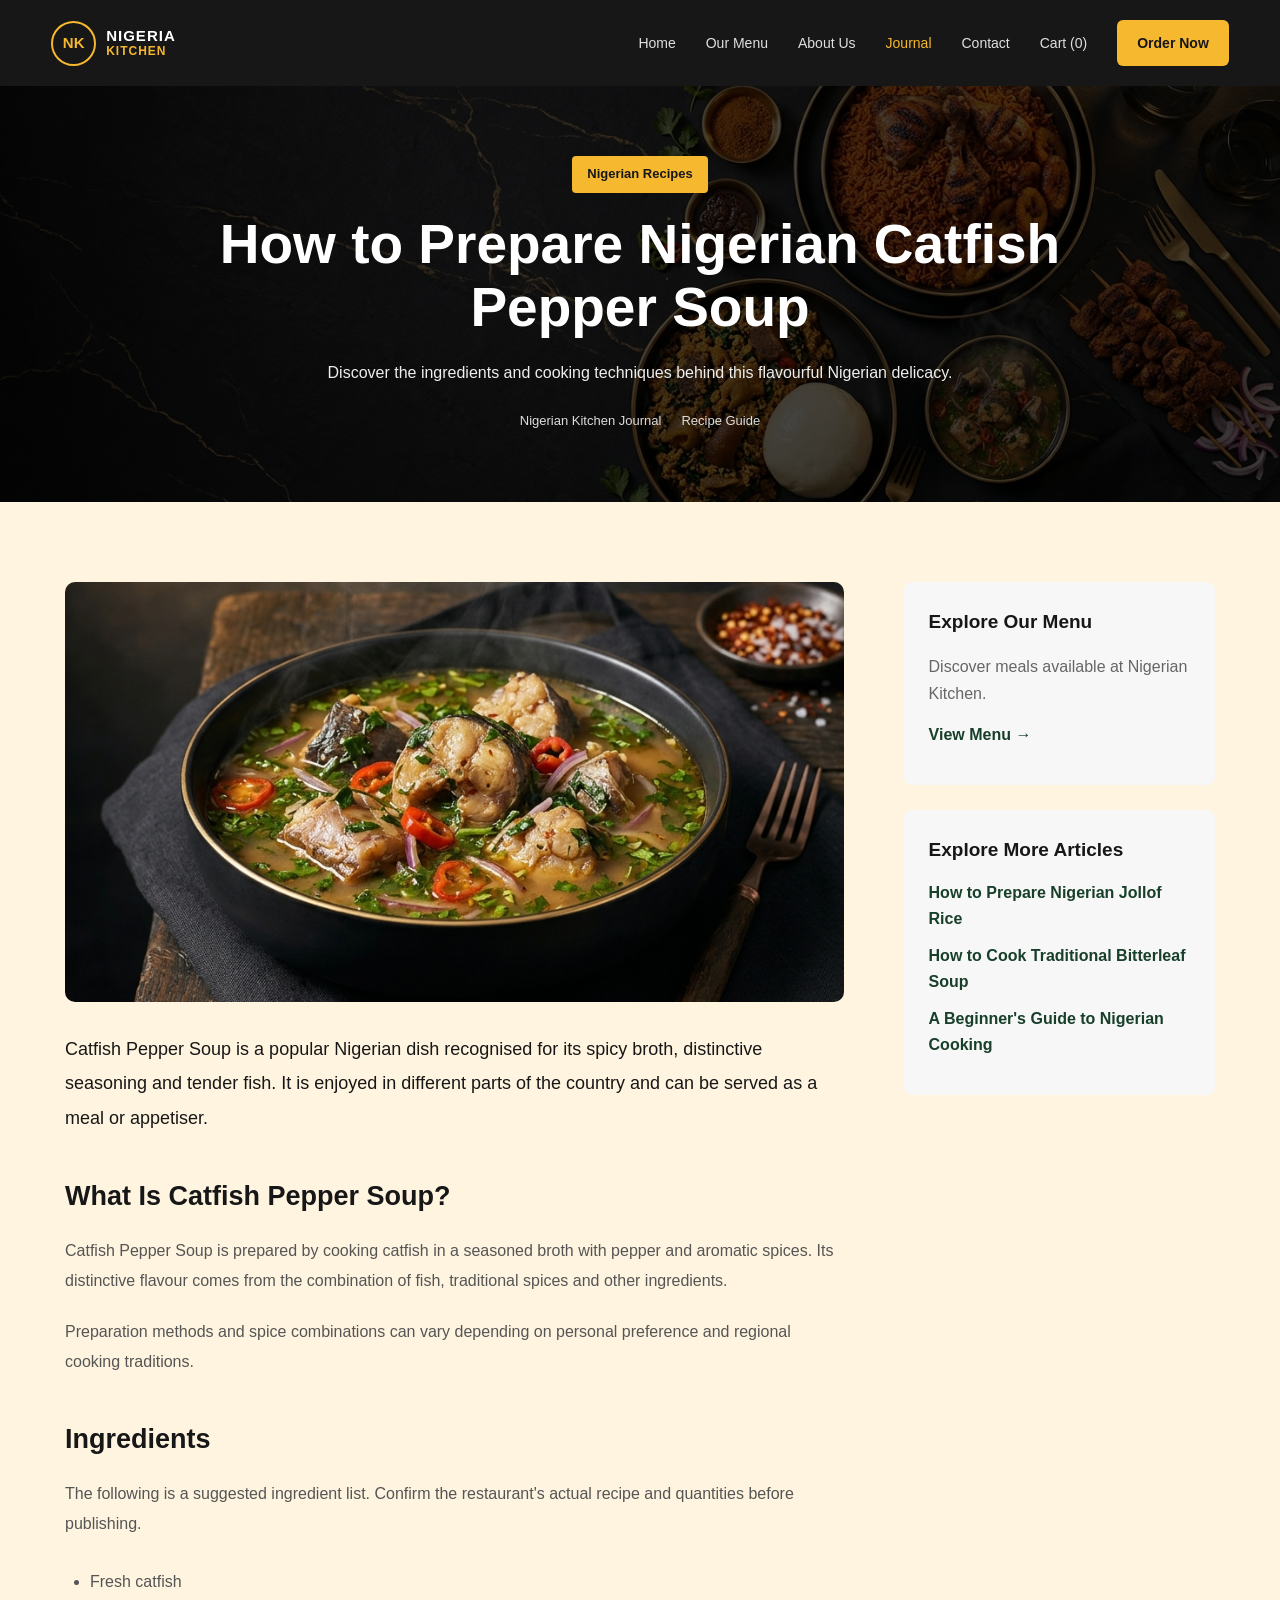
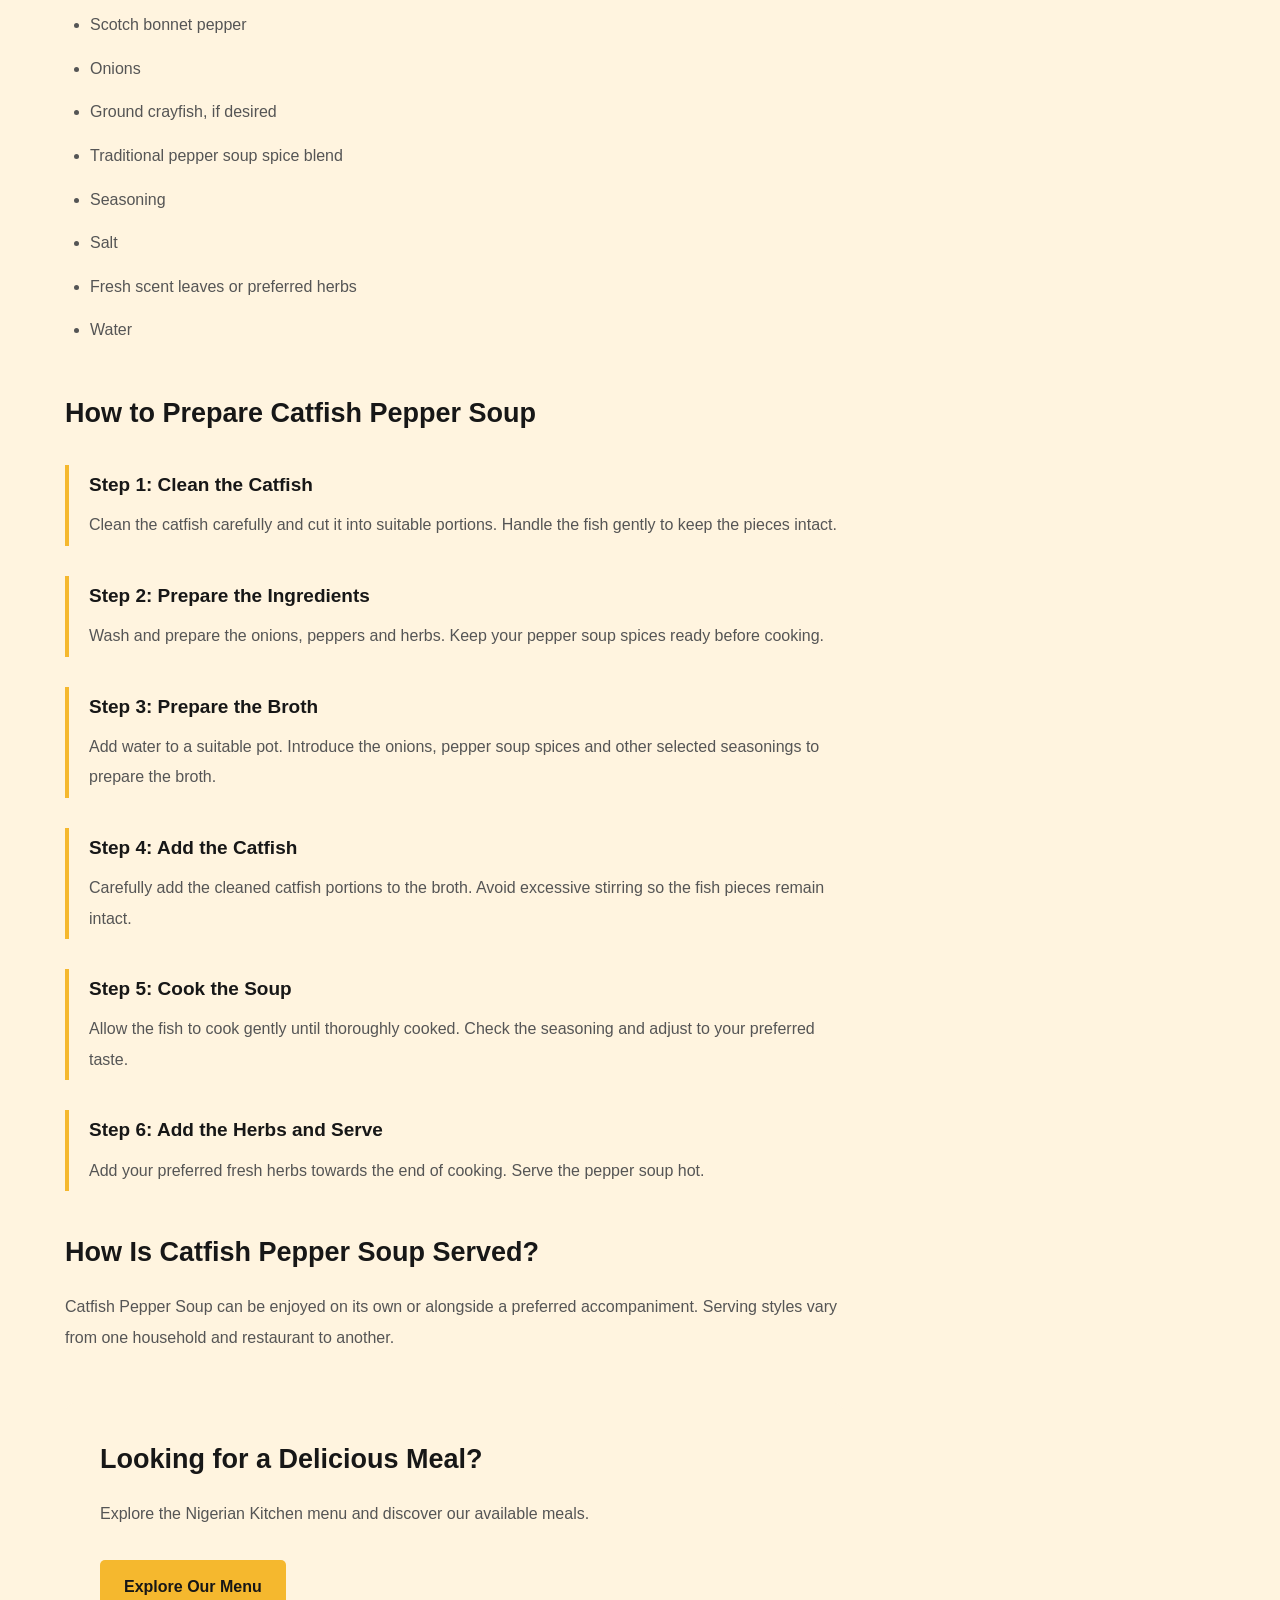
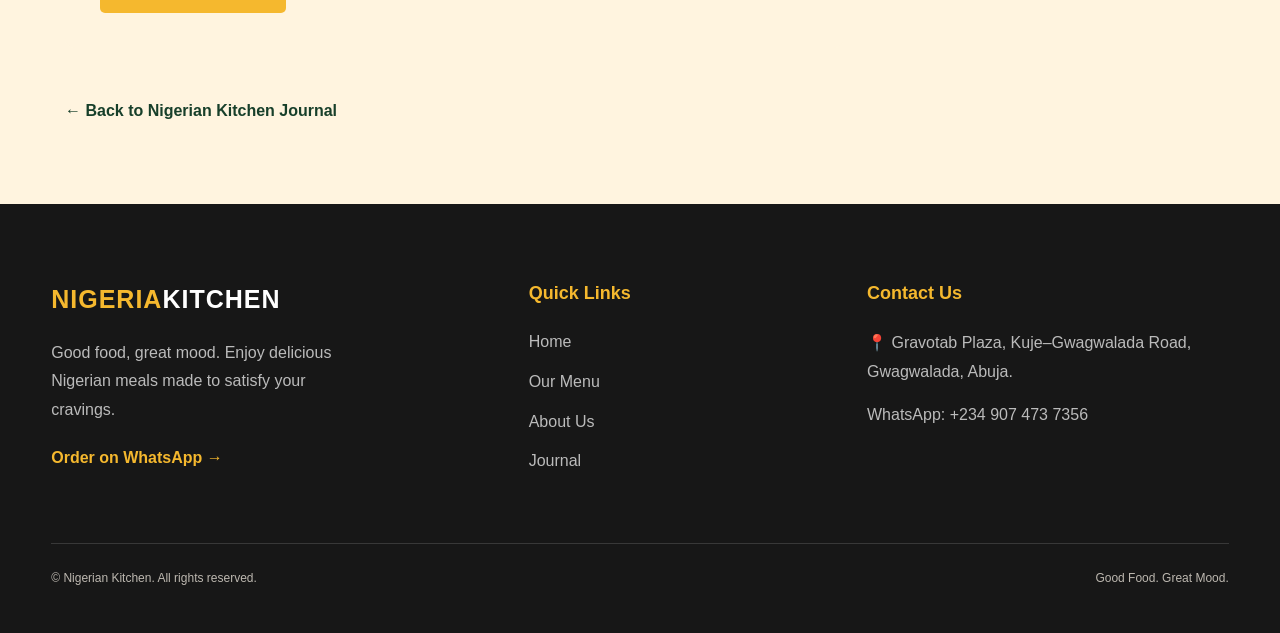
<file: catfish-pepper-soup.html>
<!DOCTYPE html>
<html lang="en">
<head>
    <meta charset="UTF-8">
    <meta name="viewport" content="width=device-width, initial-scale=1.0">
     <!-- Icons -->
    <link rel="icon" href="favicon.svg" type="image/svg+xml">
    <link rel="icon" href="favicon.ico" sizes="any">
    <link rel="apple-touch-icon" href="apple-touch-icon.png">

    <!-- Share preview -->
    <meta property="og:type" content="website">
    <meta property="og:site_name" content="Nigerian Kitchen">
    <meta property="og:locale" content="en_NG">
    <meta property="og:title" content="Catfish Pepper Soup | Nigerian Kitchen">
    <meta property="og:description" content="Bringing delicious Nigerian meals closer to you, one satisfying plate at a time.">
    <meta property="og:url" content="https://YOUR-DOMAIN.com/about.html">
    <meta property="og:image" content="https://YOUR-DOMAIN.com/images/og-image.jpg">
    <meta property="og:image:width" content="1200">
    <meta property="og:image:height" content="630">
    <meta property="og:image:alt" content="Nigerian Kitchen, Gwagwalada, Abuja">
    <meta name="twitter:card" content="summary_large_image">

    <title>How to Prepare Catfish Pepper Soup | Nigerian Kitchen Journal</title>

    <meta name="description" content="Discover the ingredients and preparation process for Nigerian catfish pepper soup, a flavourful traditional dish.">

    <link rel="stylesheet" href="style.css">
    <link rel="stylesheet" href="article.css">
    <script type="application/ld+json">
{
  "@context": "https://schema.org",
  "@type": "BlogPosting",
  "headline": "How to Prepare Catfish Pepper Soup",
  "description": "Learn how catfish pepper soup is prepared using traditional Nigerian flavours.",
  "author": {
    "@type": "Organization",
    "name": "Nigerian Kitchen Journal"
  },
  "publisher": {
    "@type": "Organization",
    "name": "Nigerian Kitchen"
  },
  "articleSection": "Nigerian Recipes",
  "inLanguage": "en"
}
</script>
</head>

<body>

   
<!-- Navigation -->
<header class="site-header">

    <nav class="navbar container" aria-label="Main navigation">

        <a href="index.html" class="logo">
            <span class="logo-icon">NK</span>

            <span class="logo-text">
                <strong>NIGERIA</strong>
                <span>KITCHEN</span>
            </span>
        </a>

        <button
            class="menu-toggle"
            id="menu-toggle"
            aria-label="Open navigation menu"
            aria-expanded="false"
            aria-controls="nav-links"
        >
            <span></span>
            <span></span>
            <span></span>
        </button>

        <div class="nav-links" id="nav-links">

            <a href="index.html" class="nav-link">Home</a>

            <a href="menu.html" class="nav-link">Our Menu</a>

            <a href="about.html" class="nav-link">About Us</a>

            <a href="journal.html" class="nav-link active">Journal</a>

            <a href="index.html#location" class="nav-link">Contact</a>

            <a href="cart.html" class="nav-link cart-nav-link">
                Cart (<span class="cart-count">0</span>)
            </a>

            <a
                href="https://wa.me/2349074737356"
                class="nav-order-button"
                target="_blank"
                rel="noopener noreferrer"
            >
                Order Now
            </a>

        </div>

    </nav>

</header>

    <main>

        <section class="article-hero">
            <div class="article-hero-content">
                <span class="article-category">Nigerian Recipes</span>

                <h1>How to Prepare Nigerian Catfish Pepper Soup</h1>

                <p>
                    Discover the ingredients and cooking techniques
                    behind this flavourful Nigerian delicacy.
                </p>

                <div class="article-meta">
                    <span>Nigerian Kitchen Journal</span>
                    <span>Recipe Guide</span>
                </div>
            </div>
        </section>

        <section class="article-container">

            <article class="article-content">

                <img
                    src="catfish.jpg"
                    alt="A serving of Nigerian catfish pepper soup"
                    class="article-featured-image"
                >

                <p class="article-intro">
                    Catfish Pepper Soup is a popular Nigerian dish
                    recognised for its spicy broth, distinctive
                    seasoning and tender fish. It is enjoyed in
                    different parts of the country and can be served
                    as a meal or appetiser.
                </p>

                <h2>What Is Catfish Pepper Soup?</h2>

                <p>
                    Catfish Pepper Soup is prepared by cooking catfish
                    in a seasoned broth with pepper and aromatic spices.
                    Its distinctive flavour comes from the combination
                    of fish, traditional spices and other ingredients.
                </p>

                <p>
                    Preparation methods and spice combinations can
                    vary depending on personal preference and regional
                    cooking traditions.
                </p>

                <h2>Ingredients</h2>

                <p>
                    The following is a suggested ingredient list.
                    Confirm the restaurant's actual recipe and
                    quantities before publishing.
                </p>

                <ul class="ingredient-list">
                    <li>Fresh catfish</li>
                    <li>Scotch bonnet pepper</li>
                    <li>Onions</li>
                    <li>Ground crayfish, if desired</li>
                    <li>Traditional pepper soup spice blend</li>
                    <li>Seasoning</li>
                    <li>Salt</li>
                    <li>Fresh scent leaves or preferred herbs</li>
                    <li>Water</li>
                </ul>

                <h2>How to Prepare Catfish Pepper Soup</h2>

                <div class="recipe-step">
                    <h3>Step 1: Clean the Catfish</h3>
                    <p>
                        Clean the catfish carefully and cut it into
                        suitable portions. Handle the fish gently
                        to keep the pieces intact.
                    </p>
                </div>

                <div class="recipe-step">
                    <h3>Step 2: Prepare the Ingredients</h3>
                    <p>
                        Wash and prepare the onions, peppers and
                        herbs. Keep your pepper soup spices ready
                        before cooking.
                    </p>
                </div>

                <div class="recipe-step">
                    <h3>Step 3: Prepare the Broth</h3>
                    <p>
                        Add water to a suitable pot. Introduce the
                        onions, pepper soup spices and other selected
                        seasonings to prepare the broth.
                    </p>
                </div>

                <div class="recipe-step">
                    <h3>Step 4: Add the Catfish</h3>
                    <p>
                        Carefully add the cleaned catfish portions
                        to the broth. Avoid excessive stirring so
                        the fish pieces remain intact.
                    </p>
                </div>

                <div class="recipe-step">
                    <h3>Step 5: Cook the Soup</h3>
                    <p>
                        Allow the fish to cook gently until thoroughly
                        cooked. Check the seasoning and adjust to
                        your preferred taste.
                    </p>
                </div>

                <div class="recipe-step">
                    <h3>Step 6: Add the Herbs and Serve</h3>
                    <p>
                        Add your preferred fresh herbs towards the
                        end of cooking. Serve the pepper soup hot.
                    </p>
                </div>

                <h2>How Is Catfish Pepper Soup Served?</h2>

                <p>
                    Catfish Pepper Soup can be enjoyed on its own
                    or alongside a preferred accompaniment.
                    Serving styles vary from one household
                    and restaurant to another.
                </p>

                <div class="article-cta">
                    <h2>Looking for a Delicious Meal?</h2>

                    <p>
                        Explore the Nigerian Kitchen menu and
                        discover our available meals.
                    </p>

                    <a href="menu.html" class="article-cta-button">
                        Explore Our Menu
                    </a>
                </div>

                <a href="journal.html" class="back-to-journal">
                    ← Back to Nigerian Kitchen Journal
                </a>

            </article>

            <aside class="article-sidebar">

                <div class="sidebar-card">
                    <h3>Explore Our Menu</h3>

                    <p>
                        Discover meals available at Nigerian Kitchen.
                    </p>

                    <a href="menu.html">View Menu →</a>
                </div>

                <div class="sidebar-card">
                    <h3>Explore More Articles</h3>

                    <a href="jollof-rice-recipe.html">
                        How to Prepare Nigerian Jollof Rice
                    </a>

                    <a href="bitterleaf-soup-recipe.html">
                        How to Cook Traditional Bitterleaf Soup
                    </a>

                    <a href="nigerian-cooking-guide.html">
                        A Beginner's Guide to Nigerian Cooking
                    </a>
                </div>

            </aside>

        </section>

    </main>

   
    <!-- FOOTER -->
    <footer class="site-footer">

        <div class="container">

            <div class="footer-main">

                <div class="footer-brand">

                    <a href="index.html" class="footer-logo">
                        NIGERIA<span>KITCHEN</span>
                    </a>

                    <p>
                        Good food, great mood. Enjoy delicious Nigerian
                        meals made to satisfy your cravings.
                    </p>

                    <a href="https://wa.me/2349074737356"
                        target="_blank"
                        rel="noopener noreferrer"
                        class="footer-order-link">
                        Order on WhatsApp →
                    </a>

                </div>


                <div class="footer-links">

                    <h3>Quick Links</h3>

                    <a href="index.html">Home</a>
                    <a href="menu.html">Our Menu</a>
                    <a href="about.html">About Us</a>
                    <a href="journal.html">Journal</a>

                </div>


                <div class="footer-contact">

                    <h3>Contact Us</h3>

                    <p>
                        📍 Gravotab Plaza, Kuje–Gwagwalada Road,
                        Gwagwalada, Abuja.
                    </p>

                    <a href="https://wa.me/2349074737356">
                        WhatsApp: +234 907 473 7356
                    </a>

                </div>

            </div>


            <div class="footer-bottom">

                <p>
                    &copy; <span id="current-year"></span>
                    Nigerian Kitchen. All rights reserved.
                </p>

                <p>Good Food. Great Mood.</p>

            </div>

        </div>

    </footer>


    <script src="navbar.js"></script>
    <script src="cart-counter.js"></script>
    <script src="blog.js"></script>

</body>
</html>
</file>
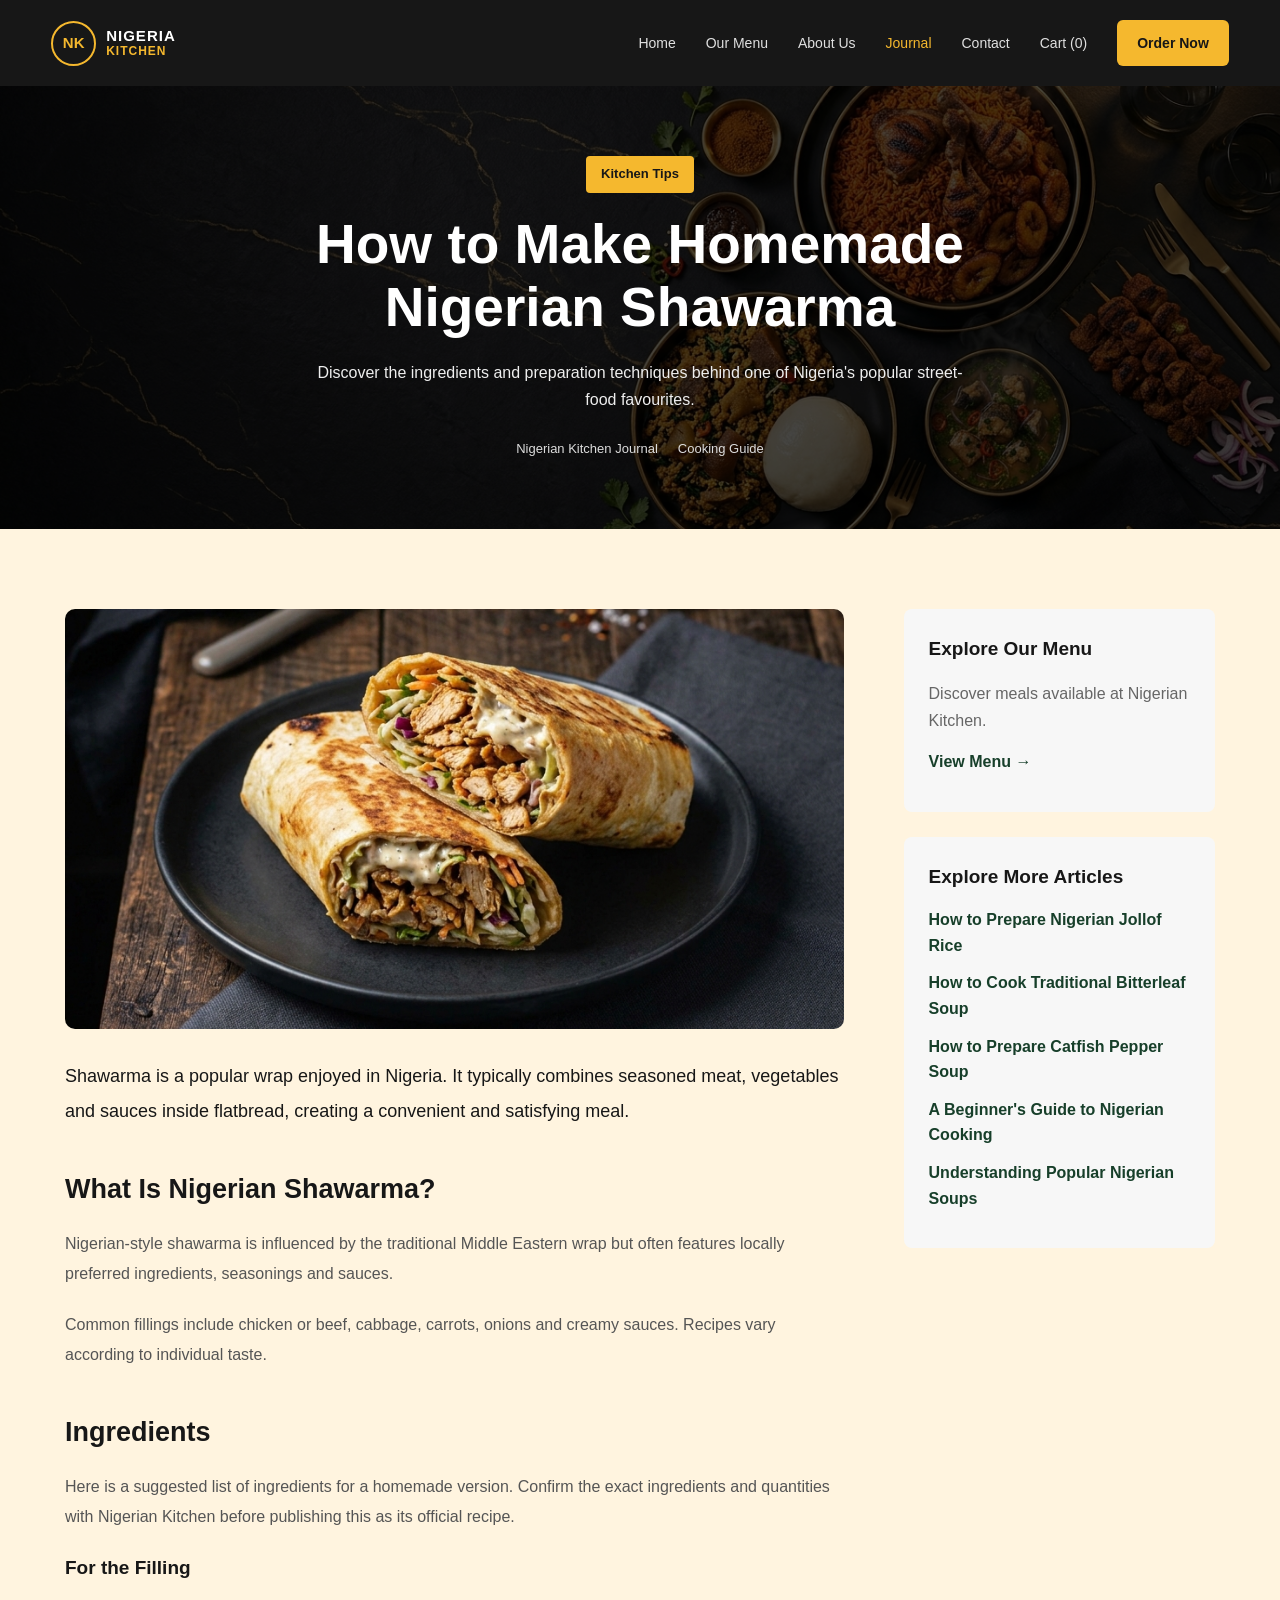
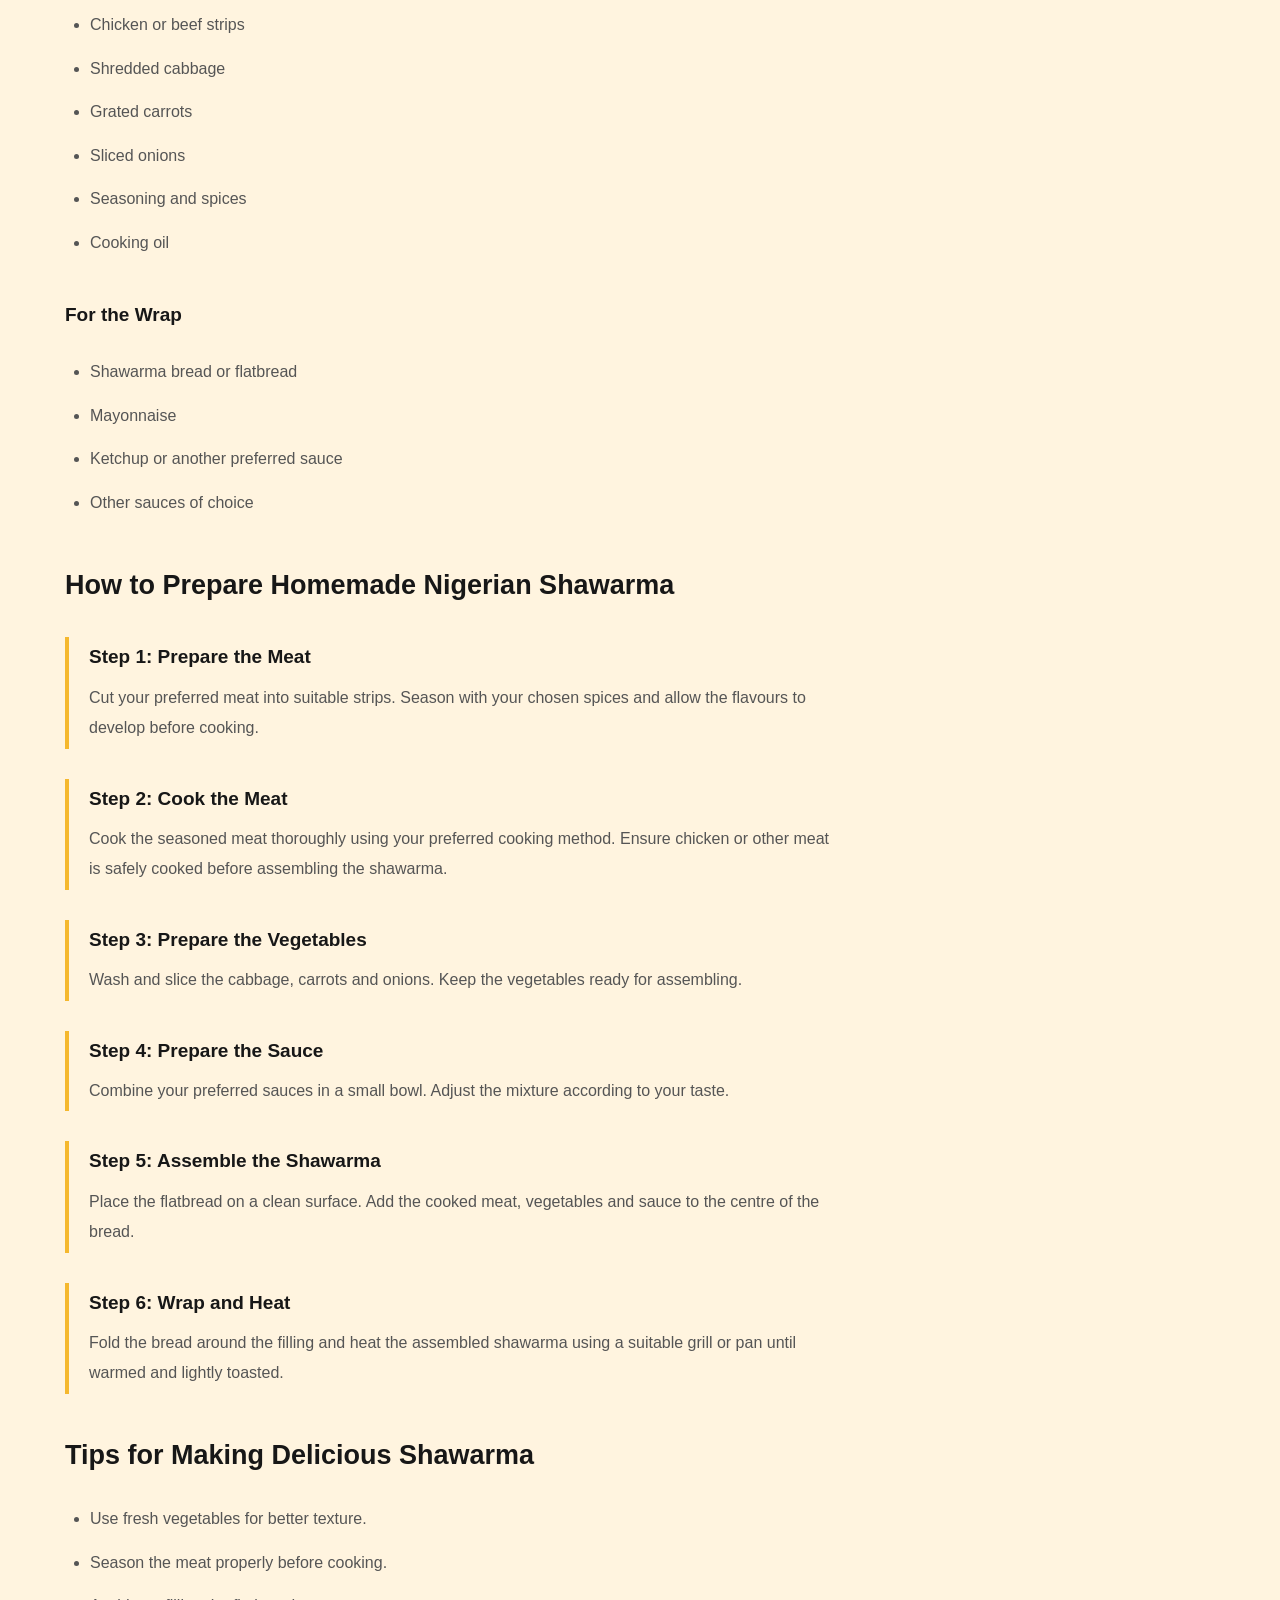
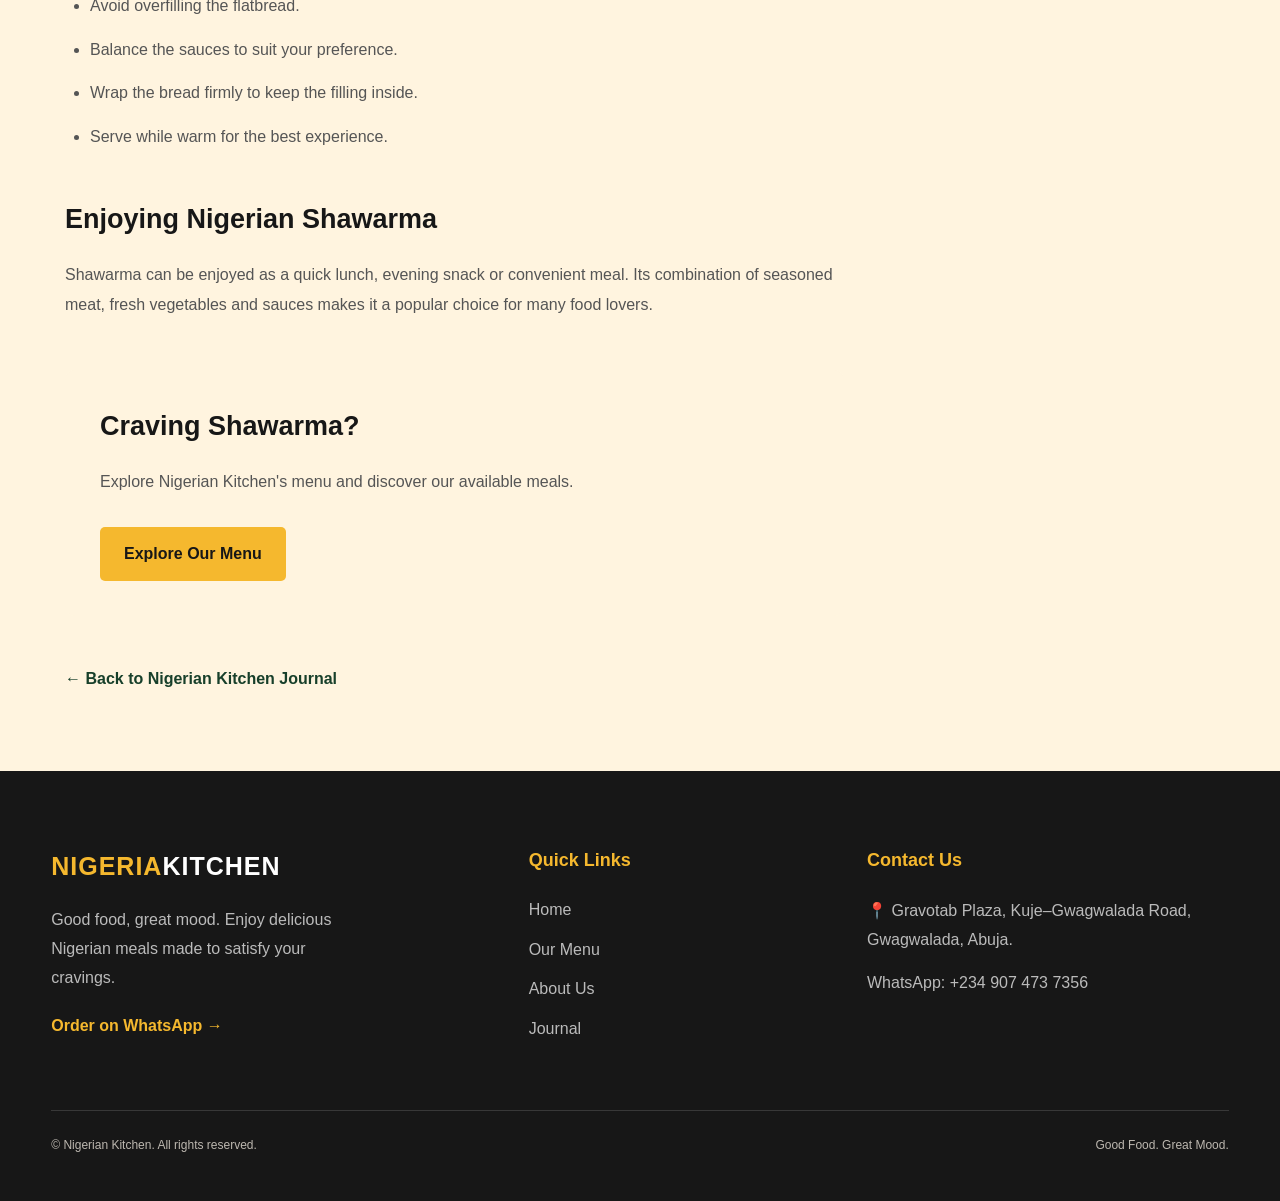
<file: homemade-nigerian-shawarma.html>
<!DOCTYPE html>
<html lang="en">
<head>
    <meta charset="UTF-8">
    <meta name="viewport" content="width=device-width, initial-scale=1.0">
     <!-- Icons -->
    <link rel="icon" href="favicon.svg" type="image/svg+xml">
    <link rel="icon" href="favicon.ico" sizes="any">
    <link rel="apple-touch-icon" href="apple-touch-icon.png">

    <!-- Share preview -->
    <meta property="og:type" content="website">
    <meta property="og:site_name" content="Nigerian Kitchen">
    <meta property="og:locale" content="en_NG">
    <meta property="og:title" content="Homemade Shawarma | Nigerian Kitchen">
    <meta property="og:description" content="Bringing delicious Nigerian meals closer to you, one satisfying plate at a time.">
    <meta property="og:url" content="https://YOUR-DOMAIN.com/about.html">
    <meta property="og:image" content="https://YOUR-DOMAIN.com/images/og-image.jpg">
    <meta property="og:image:width" content="1200">
    <meta property="og:image:height" content="630">
    <meta property="og:image:alt" content="Nigerian Kitchen, Gwagwalada, Abuja">
    <meta name="twitter:card" content="summary_large_image">

    <title>How to Make Homemade Nigerian Shawarma | Nigerian Kitchen Journal</title>

    <meta name="description" content="Learn about the ingredients and preparation techniques used to make delicious Nigerian-style shawarma at home.">

    <link rel="stylesheet" href="style.css">
    <link rel="stylesheet" href="article.css">
    <script type="application/ld+json">
{
  "@context": "https://schema.org",
  "@type": "BlogPosting",
  "headline": "How to Make Homemade Nigerian Shawarma",
  "description": "Explore the ingredients and preparation techniques behind Nigerian-style shawarma.",
  "author": {
    "@type": "Organization",
    "name": "Nigerian Kitchen Journal"
  },
  "publisher": {
    "@type": "Organization",
    "name": "Nigerian Kitchen"
  },
  "articleSection": "Kitchen Tips",
  "inLanguage": "en"
}
</script>
</head>

<body>
<!-- Navigation -->
<header class="site-header">

    <nav class="navbar container" aria-label="Main navigation">

        <a href="index.html" class="logo">
            <span class="logo-icon">NK</span>

            <span class="logo-text">
                <strong>NIGERIA</strong>
                <span>KITCHEN</span>
            </span>
        </a>

        <button
            class="menu-toggle"
            id="menu-toggle"
            aria-label="Open navigation menu"
            aria-expanded="false"
            aria-controls="nav-links"
        >
            <span></span>
            <span></span>
            <span></span>
        </button>

        <div class="nav-links" id="nav-links">

            <a href="index.html" class="nav-link">Home</a>

            <a href="menu.html" class="nav-link">Our Menu</a>

            <a href="about.html" class="nav-link">About Us</a>

            <a href="journal.html" class="nav-link active">Journal</a>

            <a href="index.html#location" class="nav-link">Contact</a>

            <a href="cart.html" class="nav-link cart-nav-link">
                Cart (<span class="cart-count">0</span>)
            </a>

            <a
                href="https://wa.me/2349074737356"
                class="nav-order-button"
                target="_blank"
                rel="noopener noreferrer"
            >
                Order Now
            </a>

        </div>

    </nav>

</header>
    <main>

        <section class="article-hero">
            <div class="article-hero-content">
                <span class="article-category">Kitchen Tips</span>

                <h1>How to Make Homemade Nigerian Shawarma</h1>

                <p>
                    Discover the ingredients and preparation techniques
                    behind one of Nigeria's popular street-food favourites.
                </p>

                <div class="article-meta">
                    <span>Nigerian Kitchen Journal</span>
                    <span>Cooking Guide</span>
                </div>
            </div>
        </section>

        <section class="article-container">

            <article class="article-content">

                <img
                    src="shawarma.jpg"
                    alt="Nigerian-style shawarma filled with meat and vegetables"
                    class="article-featured-image"
                >

                <p class="article-intro">
                    Shawarma is a popular wrap enjoyed in Nigeria.
                    It typically combines seasoned meat, vegetables
                    and sauces inside flatbread, creating a convenient
                    and satisfying meal.
                </p>

                <h2>What Is Nigerian Shawarma?</h2>

                <p>
                    Nigerian-style shawarma is influenced by the
                    traditional Middle Eastern wrap but often features
                    locally preferred ingredients, seasonings and sauces.
                </p>

                <p>
                    Common fillings include chicken or beef, cabbage,
                    carrots, onions and creamy sauces. Recipes vary
                    according to individual taste.
                </p>

                <h2>Ingredients</h2>

                <p>
                    Here is a suggested list of ingredients for a
                    homemade version. Confirm the exact ingredients
                    and quantities with Nigerian Kitchen before
                    publishing this as its official recipe.
                </p>

                <h3>For the Filling</h3>

                <ul class="ingredient-list">
                    <li>Chicken or beef strips</li>
                    <li>Shredded cabbage</li>
                    <li>Grated carrots</li>
                    <li>Sliced onions</li>
                    <li>Seasoning and spices</li>
                    <li>Cooking oil</li>
                </ul>

                <h3>For the Wrap</h3>

                <ul class="ingredient-list">
                    <li>Shawarma bread or flatbread</li>
                    <li>Mayonnaise</li>
                    <li>Ketchup or another preferred sauce</li>
                    <li>Other sauces of choice</li>
                </ul>

                <h2>How to Prepare Homemade Nigerian Shawarma</h2>

                <div class="recipe-step">
                    <h3>Step 1: Prepare the Meat</h3>

                    <p>
                        Cut your preferred meat into suitable strips.
                        Season with your chosen spices and allow the
                        flavours to develop before cooking.
                    </p>
                </div>

                <div class="recipe-step">
                    <h3>Step 2: Cook the Meat</h3>

                    <p>
                        Cook the seasoned meat thoroughly using your
                        preferred cooking method. Ensure chicken or
                        other meat is safely cooked before assembling
                        the shawarma.
                    </p>
                </div>

                <div class="recipe-step">
                    <h3>Step 3: Prepare the Vegetables</h3>

                    <p>
                        Wash and slice the cabbage, carrots and onions.
                        Keep the vegetables ready for assembling.
                    </p>
                </div>

                <div class="recipe-step">
                    <h3>Step 4: Prepare the Sauce</h3>

                    <p>
                        Combine your preferred sauces in a small bowl.
                        Adjust the mixture according to your taste.
                    </p>
                </div>

                <div class="recipe-step">
                    <h3>Step 5: Assemble the Shawarma</h3>

                    <p>
                        Place the flatbread on a clean surface.
                        Add the cooked meat, vegetables and sauce
                        to the centre of the bread.
                    </p>
                </div>

                <div class="recipe-step">
                    <h3>Step 6: Wrap and Heat</h3>

                    <p>
                        Fold the bread around the filling and heat
                        the assembled shawarma using a suitable
                        grill or pan until warmed and lightly toasted.
                    </p>
                </div>

                <h2>Tips for Making Delicious Shawarma</h2>

                <ul class="ingredient-list">
                    <li>Use fresh vegetables for better texture.</li>
                    <li>Season the meat properly before cooking.</li>
                    <li>Avoid overfilling the flatbread.</li>
                    <li>Balance the sauces to suit your preference.</li>
                    <li>Wrap the bread firmly to keep the filling inside.</li>
                    <li>Serve while warm for the best experience.</li>
                </ul>

                <h2>Enjoying Nigerian Shawarma</h2>

                <p>
                    Shawarma can be enjoyed as a quick lunch,
                    evening snack or convenient meal. Its combination
                    of seasoned meat, fresh vegetables and sauces
                    makes it a popular choice for many food lovers.
                </p>

                <div class="article-cta">
                    <h2>Craving Shawarma?</h2>

                    <p>
                        Explore Nigerian Kitchen's menu and discover
                        our available meals.
                    </p>

                    <a href="menu.html" class="article-cta-button">
                        Explore Our Menu
                    </a>
                </div>

                <a href="journal.html" class="back-to-journal">
                    ← Back to Nigerian Kitchen Journal
                </a>

            </article>

            <aside class="article-sidebar">

                <div class="sidebar-card">
                    <h3>Explore Our Menu</h3>

                    <p>
                        Discover meals available at Nigerian Kitchen.
                    </p>

                    <a href="menu.html">View Menu →</a>
                </div>

                <div class="sidebar-card">
                    <h3>Explore More Articles</h3>

                    <a href="jollof-rice-recipe.html">
                        How to Prepare Nigerian Jollof Rice
                    </a>

                    <a href="bitterleaf-soup-recipe.html">
                        How to Cook Traditional Bitterleaf Soup
                    </a>

                    <a href="catfish-pepper-soup.html">
                        How to Prepare Catfish Pepper Soup
                    </a>

                    <a href="nigerian-cooking-guide.html">
                        A Beginner's Guide to Nigerian Cooking
                    </a>

                    <a href="popular-nigerian-soups.html">
                        Understanding Popular Nigerian Soups
                    </a>
                </div>

            </aside>

        </section>

    </main>

   
    <!-- FOOTER -->
    <footer class="site-footer">

        <div class="container">

            <div class="footer-main">

                <div class="footer-brand">

                    <a href="index.html" class="footer-logo">
                        NIGERIA<span>KITCHEN</span>
                    </a>

                    <p>
                        Good food, great mood. Enjoy delicious Nigerian
                        meals made to satisfy your cravings.
                    </p>

                    <a href="https://wa.me/2349074737356"
                        target="_blank"
                        rel="noopener noreferrer"
                        class="footer-order-link">
                        Order on WhatsApp →
                    </a>

                </div>


                <div class="footer-links">

                    <h3>Quick Links</h3>

                    <a href="index.html">Home</a>
                    <a href="menu.html">Our Menu</a>
                    <a href="about.html">About Us</a>
                    <a href="journal.html">Journal</a>

                </div>


                <div class="footer-contact">

                    <h3>Contact Us</h3>

                    <p>
                        📍 Gravotab Plaza, Kuje–Gwagwalada Road,
                        Gwagwalada, Abuja.
                    </p>

                    <a href="https://wa.me/2349074737356">
                        WhatsApp: +234 907 473 7356
                    </a>

                </div>

            </div>


            <div class="footer-bottom">

                <p>
                    &copy; <span id="current-year"></span>
                    Nigerian Kitchen. All rights reserved.
                </p>

                <p>Good Food. Great Mood.</p>

            </div>

        </div>

    </footer>


    <script src="navbar.js"></script>
    <script src="cart-counter.js"></script>
    <script src="blog.js"></script>

</body>
</html>
</file>
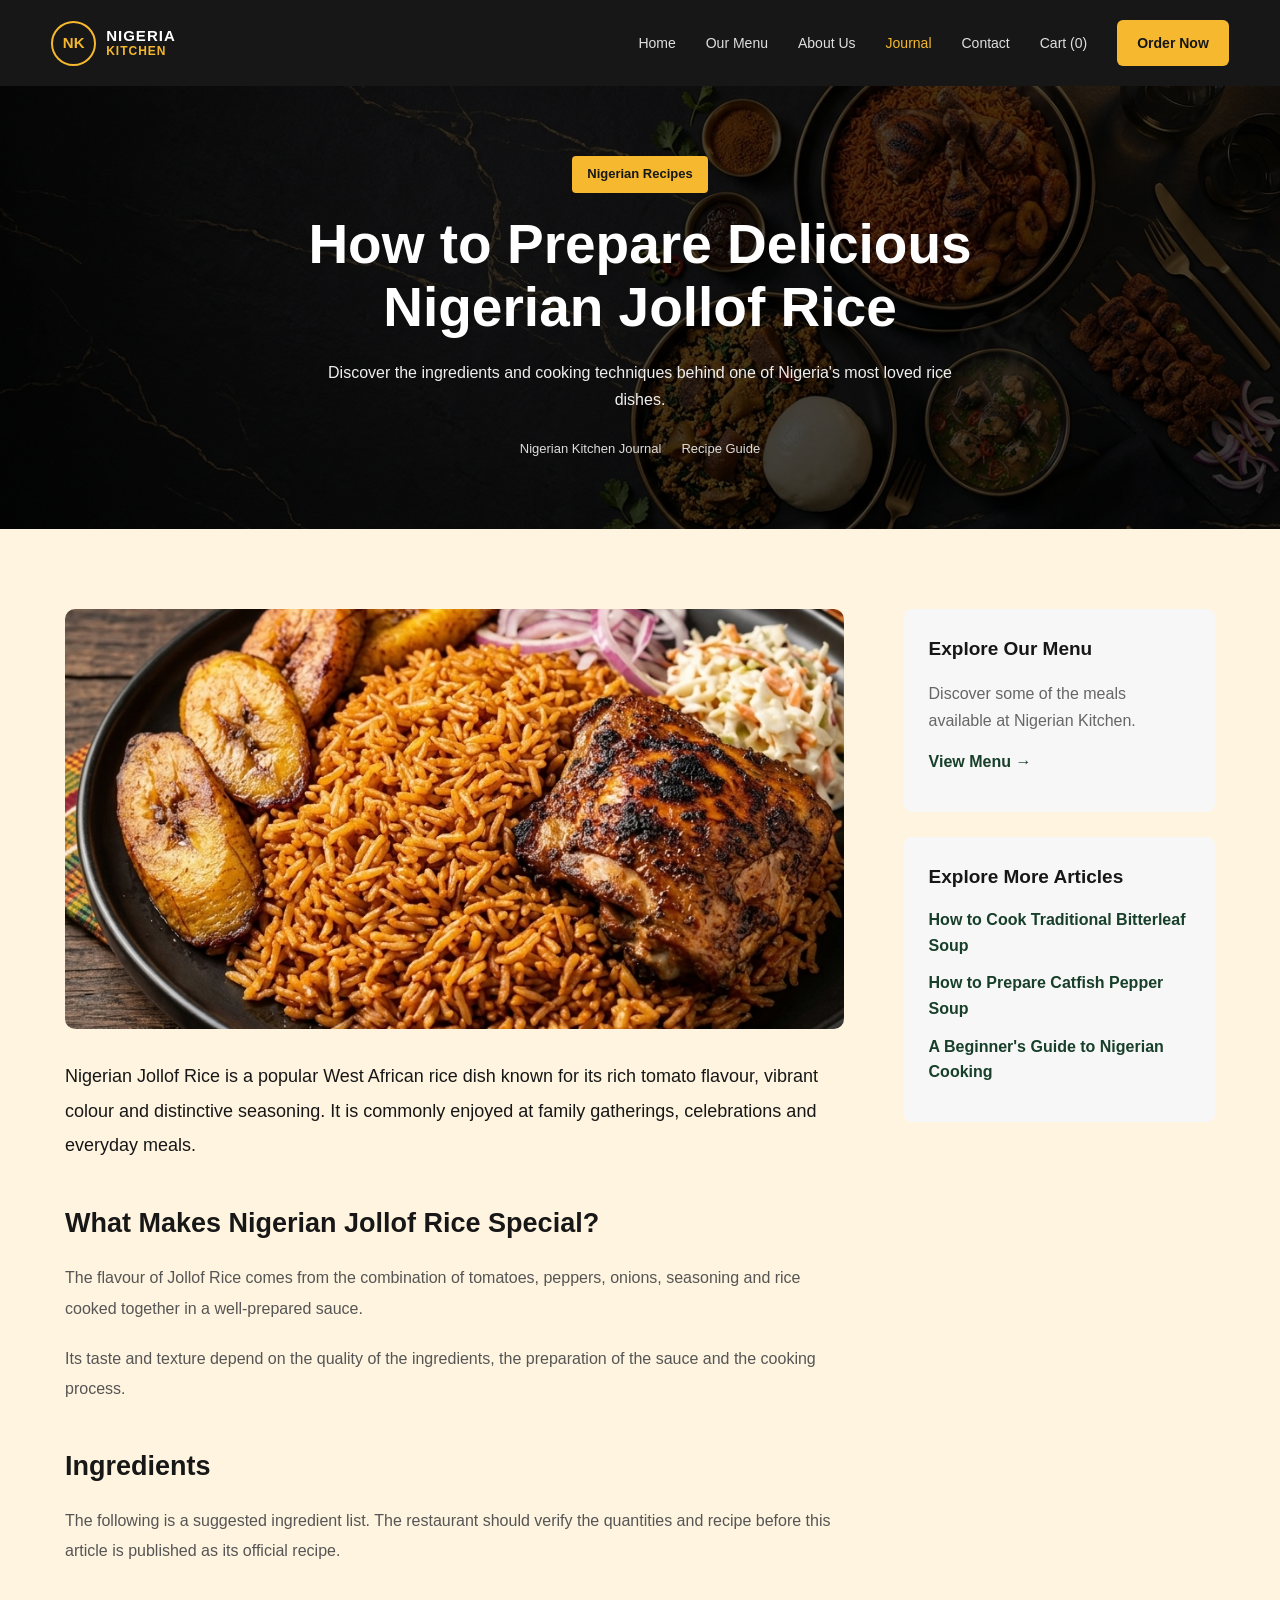
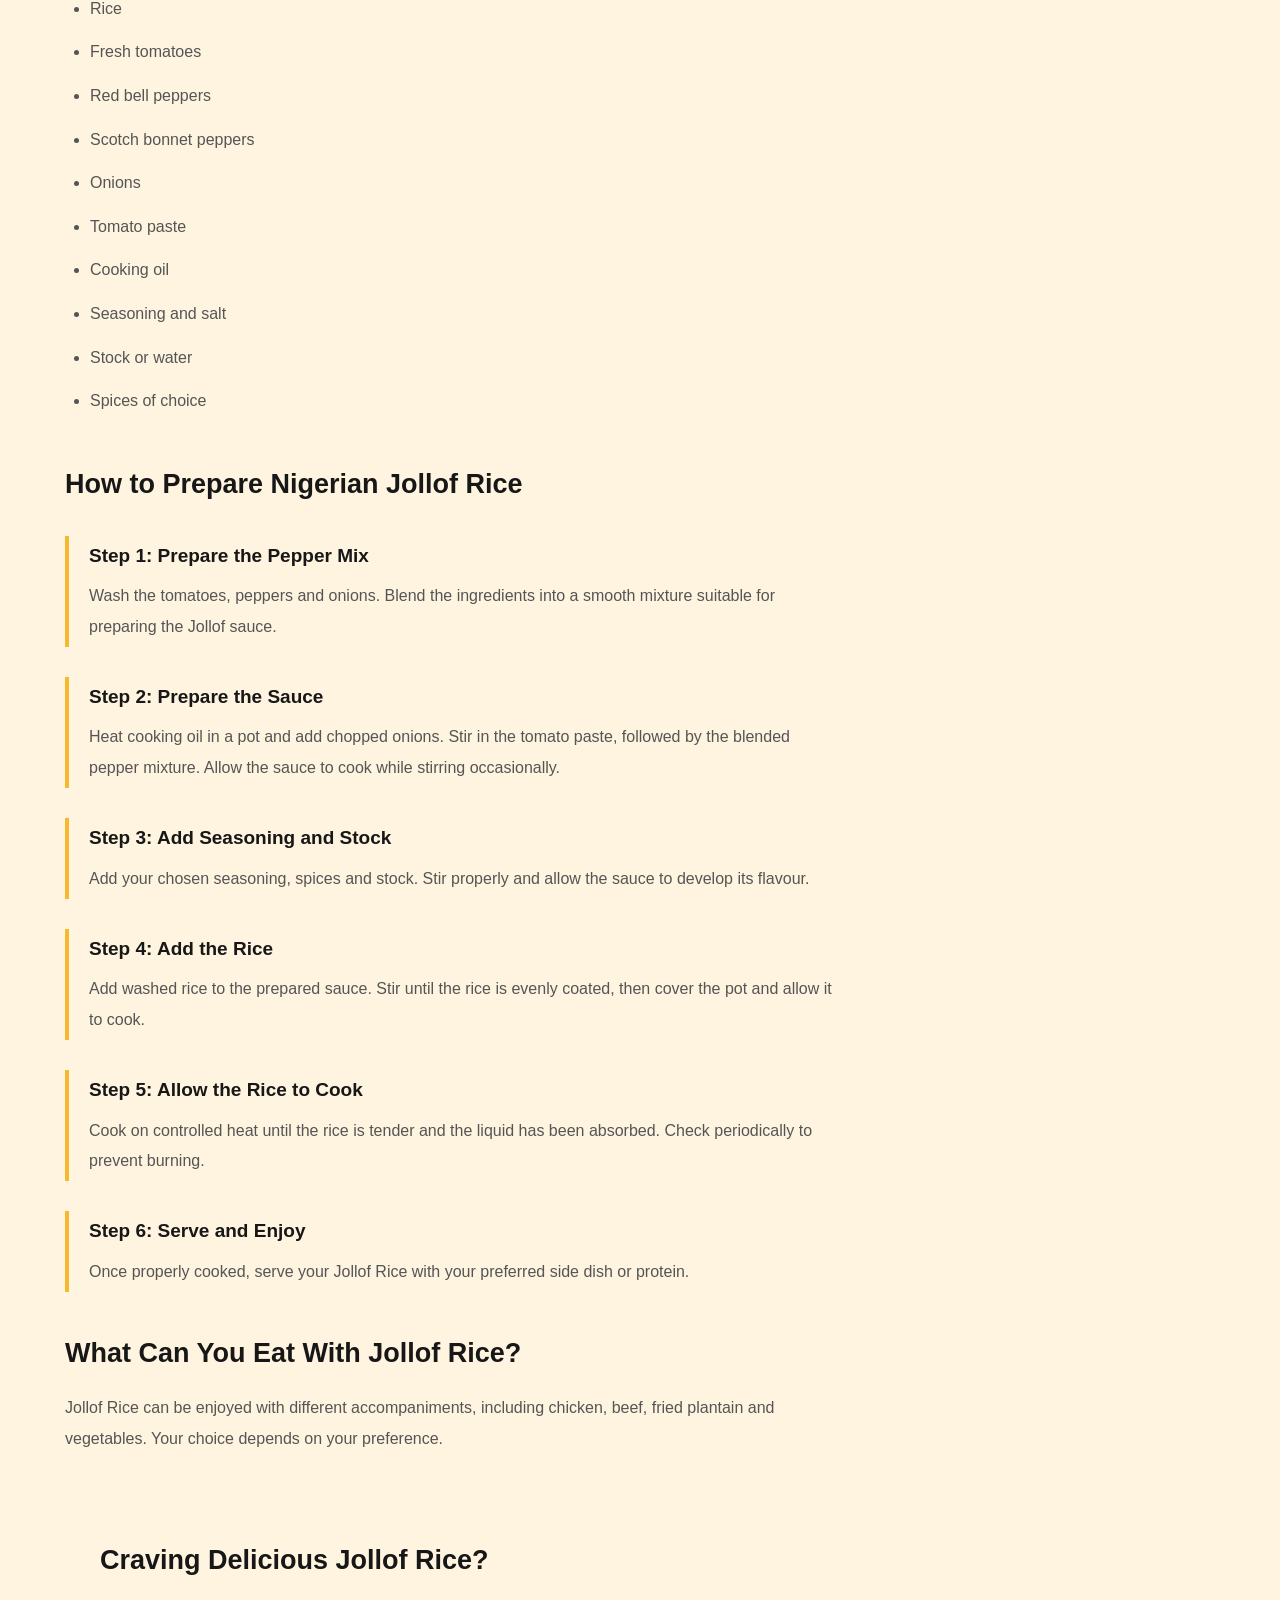
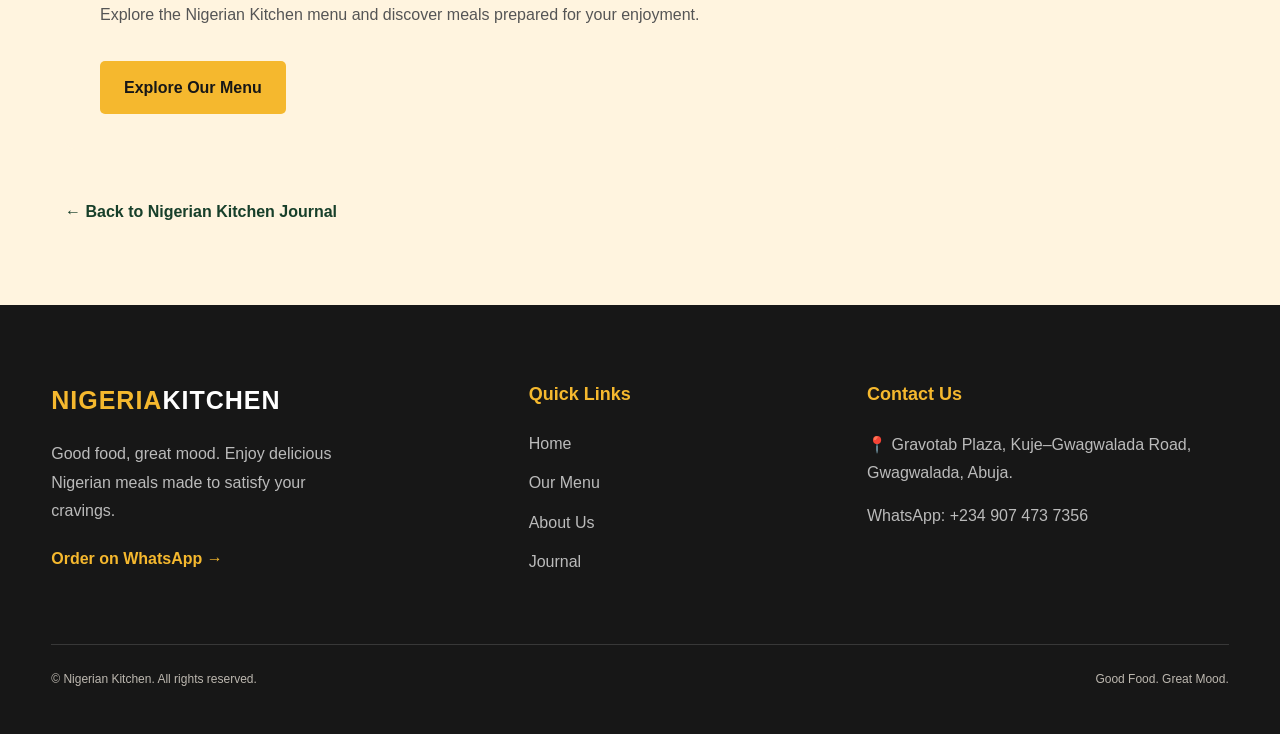
<file: jollof-rice-recipe.html>
<!DOCTYPE html>
<html lang="en">
<head>
    <meta charset="UTF-8">
    <meta name="viewport" content="width=device-width, initial-scale=1.0">

    <title>How to Prepare Nigerian Jollof Rice | Nigerian Kitchen Journal</title>
     <!-- Icons -->
    <link rel="icon" href="favicon.svg" type="image/svg+xml">
    <link rel="icon" href="favicon.ico" sizes="any">
    <link rel="apple-touch-icon" href="apple-touch-icon.png">

    <!-- Share preview -->
    <meta property="og:type" content="website">
    <meta property="og:site_name" content="Nigerian Kitchen">
    <meta property="og:locale" content="en_NG">
    <meta property="og:title" content="Jollof Rice Recipe | Nigerian Kitchen">
    <meta property="og:description" content="Bringing delicious Nigerian meals closer to you, one satisfying plate at a time.">
    <meta property="og:url" content="https://YOUR-DOMAIN.com/about.html">
    <meta property="og:image" content="https://YOUR-DOMAIN.com/images/og-image.jpg">
    <meta property="og:image:width" content="1200">
    <meta property="og:image:height" content="630">
    <meta property="og:image:alt" content="Nigerian Kitchen, Gwagwalada, Abuja">
    <meta name="twitter:card" content="summary_large_image">

    <meta name="description" content="Learn how to prepare delicious Nigerian Jollof Rice with a rich tomato base, carefully selected ingredients and simple cooking steps.">

    <link rel="stylesheet" href="style.css">
    <link rel="stylesheet" href="article.css">
    <script type="application/ld+json">
{
  "@context": "https://schema.org",
  "@type": "BlogPosting",
  "headline": "How to Prepare Delicious Nigerian Jollof Rice",
  "description": "Learn about the ingredients and cooking techniques used to prepare delicious Nigerian Jollof Rice.",
  "author": {
    "@type": "Organization",
    "name": "Nigerian Kitchen Journal"
  },
  "publisher": {
    "@type": "Organization",
    "name": "Nigerian Kitchen"
  },
  "articleSection": "Nigerian Recipes",
  "inLanguage": "en"
}
</script>
</head>

<body>

  
<!-- Navigation -->
<header class="site-header">

    <nav class="navbar container" aria-label="Main navigation">

        <a href="index.html" class="logo">
            <span class="logo-icon">NK</span>

            <span class="logo-text">
                <strong>NIGERIA</strong>
                <span>KITCHEN</span>
            </span>
        </a>

        <button
            class="menu-toggle"
            id="menu-toggle"
            aria-label="Open navigation menu"
            aria-expanded="false"
            aria-controls="nav-links"
        >
            <span></span>
            <span></span>
            <span></span>
        </button>

        <div class="nav-links" id="nav-links">

            <a href="index.html" class="nav-link">Home</a>

            <a href="menu.html" class="nav-link">Our Menu</a>

            <a href="about.html" class="nav-link">About Us</a>

            <a href="journal.html" class="nav-link active">Journal</a>

            <a href="index.html#location" class="nav-link">Contact</a>

            <a href="cart.html" class="nav-link cart-nav-link">
                Cart (<span class="cart-count">0</span>)
            </a>

            <a
                href="https://wa.me/2349074737356"
                class="nav-order-button"
                target="_blank"
                rel="noopener noreferrer"
            >
                Order Now
            </a>

        </div>

    </nav>

</header>

    <main>

        <!-- Article Hero -->
        <section class="article-hero">
            <div class="article-hero-content">
                <span class="article-category">Nigerian Recipes</span>

                <h1>How to Prepare Delicious Nigerian Jollof Rice</h1>

                <p>
                    Discover the ingredients and cooking techniques behind
                    one of Nigeria's most loved rice dishes.
                </p>

                <div class="article-meta">
                    <span>Nigerian Kitchen Journal</span>
                    <span>Recipe Guide</span>
                </div>
            </div>
        </section>

        <!-- Article Layout -->
        <section class="article-container">

            <article class="article-content">

                <img
                    src="Jollof.jpg"
                    alt="A serving of Nigerian Jollof Rice"
                    class="article-featured-image"
                >

                <p class="article-intro">
                    Nigerian Jollof Rice is a popular West African rice dish
                    known for its rich tomato flavour, vibrant colour and
                    distinctive seasoning. It is commonly enjoyed at family
                    gatherings, celebrations and everyday meals.
                </p>

                <h2>What Makes Nigerian Jollof Rice Special?</h2>

                <p>
                    The flavour of Jollof Rice comes from the combination
                    of tomatoes, peppers, onions, seasoning and rice cooked
                    together in a well-prepared sauce.
                </p>

                <p>
                    Its taste and texture depend on the quality of the
                    ingredients, the preparation of the sauce and the
                    cooking process.
                </p>

                <h2>Ingredients</h2>

                <p>
                    The following is a suggested ingredient list. The
                    restaurant should verify the quantities and recipe
                    before this article is published as its official recipe.
                </p>

                <ul class="ingredient-list">
                    <li>Rice</li>
                    <li>Fresh tomatoes</li>
                    <li>Red bell peppers</li>
                    <li>Scotch bonnet peppers</li>
                    <li>Onions</li>
                    <li>Tomato paste</li>
                    <li>Cooking oil</li>
                    <li>Seasoning and salt</li>
                    <li>Stock or water</li>
                    <li>Spices of choice</li>
                </ul>

                <h2>How to Prepare Nigerian Jollof Rice</h2>

                <div class="recipe-step">
                    <h3>Step 1: Prepare the Pepper Mix</h3>
                    <p>
                        Wash the tomatoes, peppers and onions. Blend the
                        ingredients into a smooth mixture suitable for
                        preparing the Jollof sauce.
                    </p>
                </div>

                <div class="recipe-step">
                    <h3>Step 2: Prepare the Sauce</h3>
                    <p>
                        Heat cooking oil in a pot and add chopped onions.
                        Stir in the tomato paste, followed by the blended
                        pepper mixture. Allow the sauce to cook while
                        stirring occasionally.
                    </p>
                </div>

                <div class="recipe-step">
                    <h3>Step 3: Add Seasoning and Stock</h3>
                    <p>
                        Add your chosen seasoning, spices and stock.
                        Stir properly and allow the sauce to develop
                        its flavour.
                    </p>
                </div>

                <div class="recipe-step">
                    <h3>Step 4: Add the Rice</h3>
                    <p>
                        Add washed rice to the prepared sauce. Stir until
                        the rice is evenly coated, then cover the pot and
                        allow it to cook.
                    </p>
                </div>

                <div class="recipe-step">
                    <h3>Step 5: Allow the Rice to Cook</h3>
                    <p>
                        Cook on controlled heat until the rice is tender
                        and the liquid has been absorbed. Check periodically
                        to prevent burning.
                    </p>
                </div>

                <div class="recipe-step">
                    <h3>Step 6: Serve and Enjoy</h3>
                    <p>
                        Once properly cooked, serve your Jollof Rice with
                        your preferred side dish or protein.
                    </p>
                </div>

                <h2>What Can You Eat With Jollof Rice?</h2>

                <p>
                    Jollof Rice can be enjoyed with different accompaniments,
                    including chicken, beef, fried plantain and vegetables.
                    Your choice depends on your preference.
                </p>

                <!-- Menu CTA -->
                <div class="article-cta">
                    <h2>Craving Delicious Jollof Rice?</h2>

                    <p>
                        Explore the Nigerian Kitchen menu and discover
                        meals prepared for your enjoyment.
                    </p>

                    <a href="menu.html" class="article-cta-button">
                        Explore Our Menu
                    </a>
                </div>

                <a href="journal.html" class="back-to-journal">
                    ← Back to Nigerian Kitchen Journal
                </a>

            </article>

            <!-- Sidebar -->
            <aside class="article-sidebar">

                <div class="sidebar-card">
                    <h3>Explore Our Menu</h3>

                    <p>
                        Discover some of the meals available at
                        Nigerian Kitchen.
                    </p>

                    <a href="menu.html">View Menu →</a>
                </div>

                <div class="sidebar-card">
                    <h3>Explore More Articles</h3>

                    <a href="bitterleaf-soup-recipe.html">
                        How to Cook Traditional Bitterleaf Soup
                    </a>

                    <a href="catfish-pepper-soup.html">
                        How to Prepare Catfish Pepper Soup
                    </a>

                    <a href="nigerian-cooking-guide.html">
                        A Beginner's Guide to Nigerian Cooking
                    </a>
                </div>

            </aside>

        </section>

    </main>

   
    <!-- FOOTER -->
    <footer class="site-footer">

        <div class="container">

            <div class="footer-main">

                <div class="footer-brand">

                    <a href="index.html" class="footer-logo">
                        NIGERIA<span>KITCHEN</span>
                    </a>

                    <p>
                        Good food, great mood. Enjoy delicious Nigerian
                        meals made to satisfy your cravings.
                    </p>

                    <a href="https://wa.me/2349074737356"
                        target="_blank"
                        rel="noopener noreferrer"
                        class="footer-order-link">
                        Order on WhatsApp →
                    </a>

                </div>


                <div class="footer-links">

                    <h3>Quick Links</h3>

                    <a href="index.html">Home</a>
                    <a href="menu.html">Our Menu</a>
                    <a href="about.html">About Us</a>
                    <a href="journal.html">Journal</a>

                </div>


                <div class="footer-contact">

                    <h3>Contact Us</h3>

                    <p>
                        📍 Gravotab Plaza, Kuje–Gwagwalada Road,
                        Gwagwalada, Abuja.
                    </p>

                    <a href="https://wa.me/2349074737356">
                        WhatsApp: +234 907 473 7356
                    </a>

                </div>

            </div>


            <div class="footer-bottom">

                <p>
                    &copy; <span id="current-year"></span>
                    Nigerian Kitchen. All rights reserved.
                </p>

                <p>Good Food. Great Mood.</p>

            </div>

        </div>

    </footer>


    <script src="navbar.js"></script>
    <script src="cart-counter.js"></script>
    <script src="blog.js"></script>

</body>
</html>
</file>
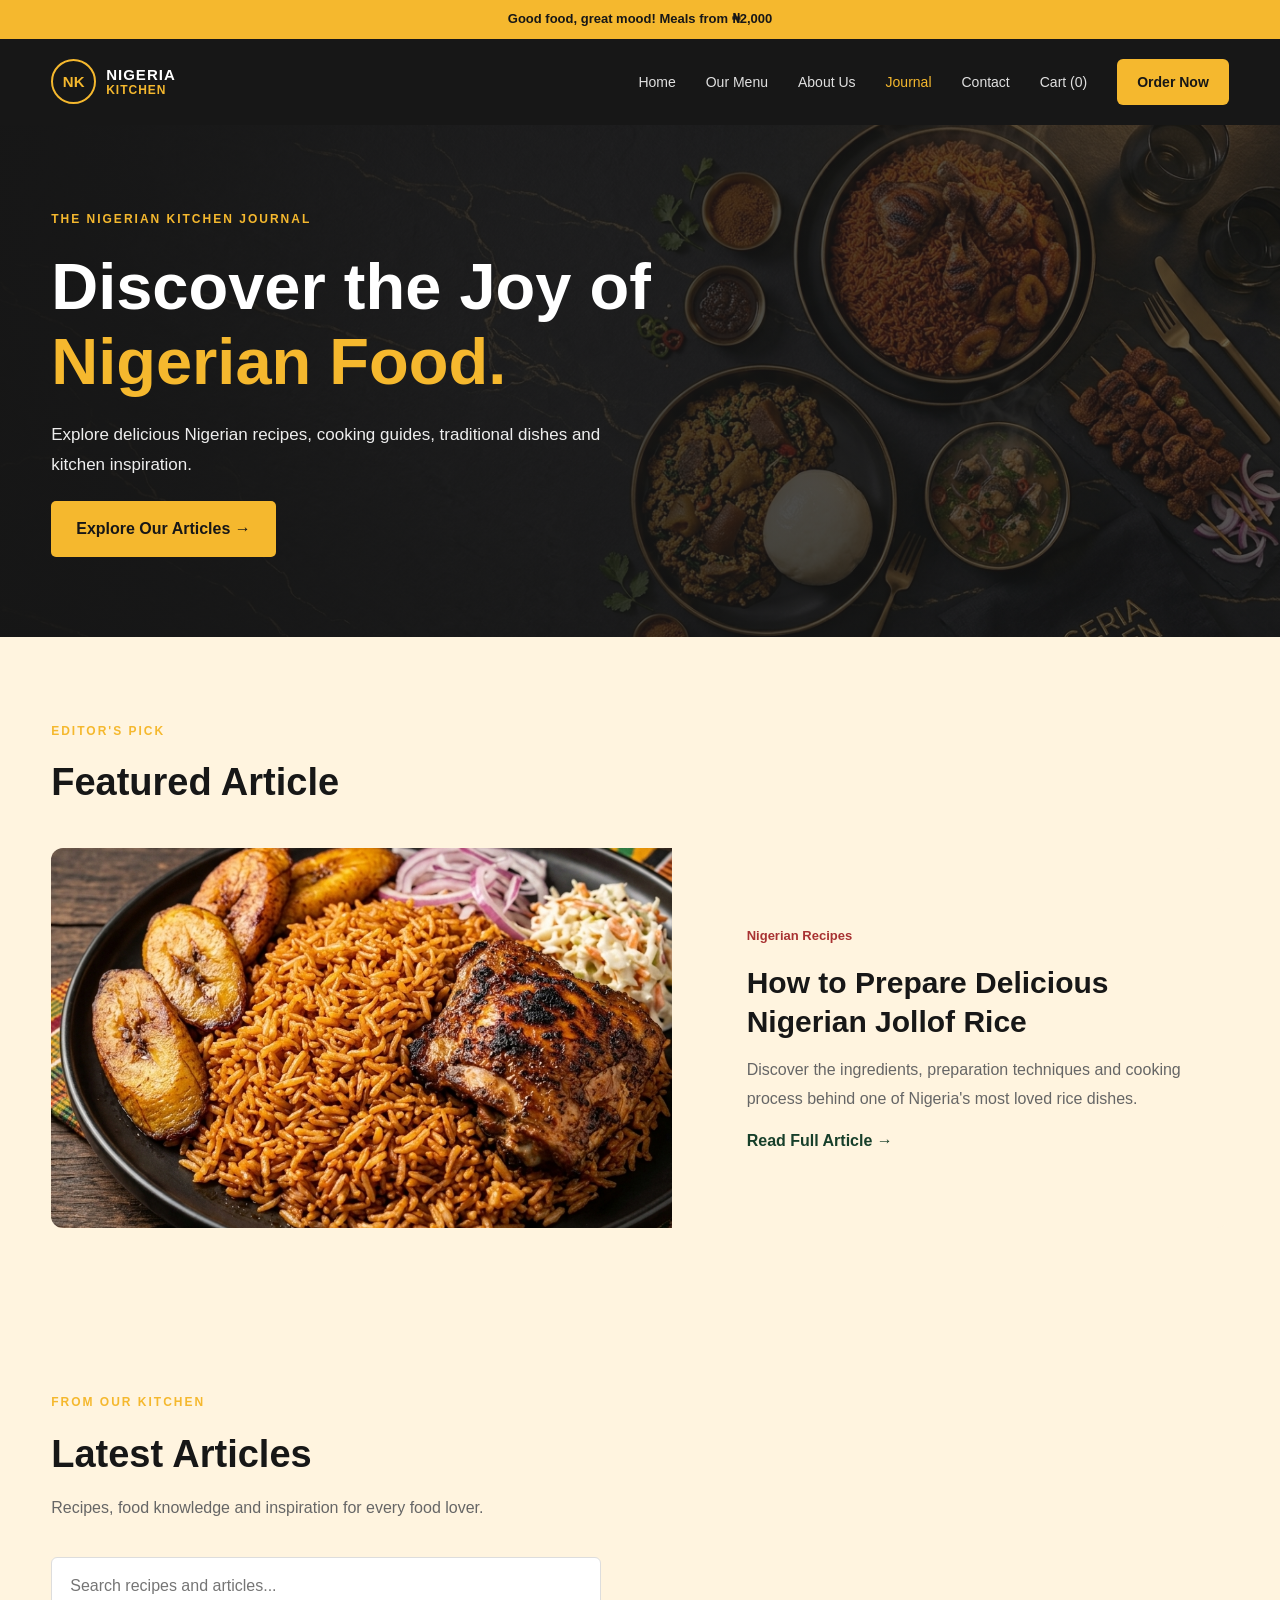
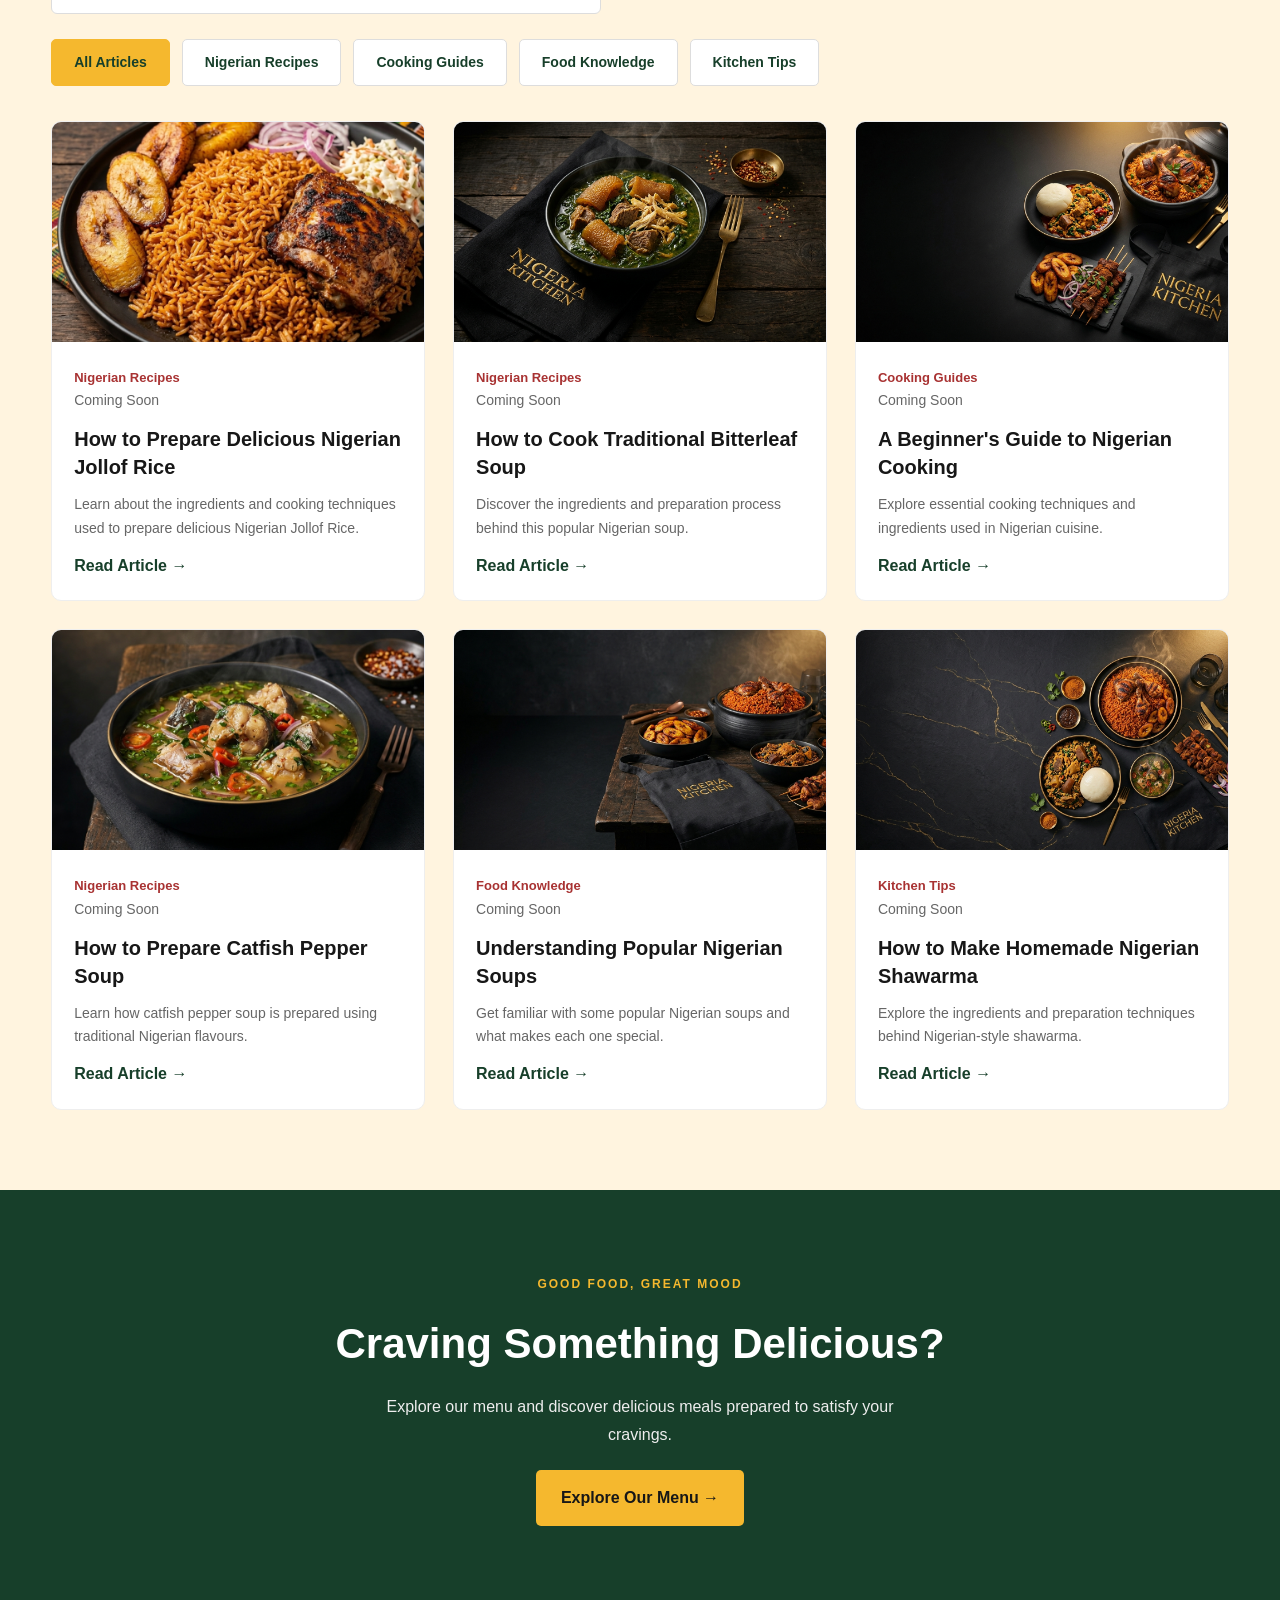
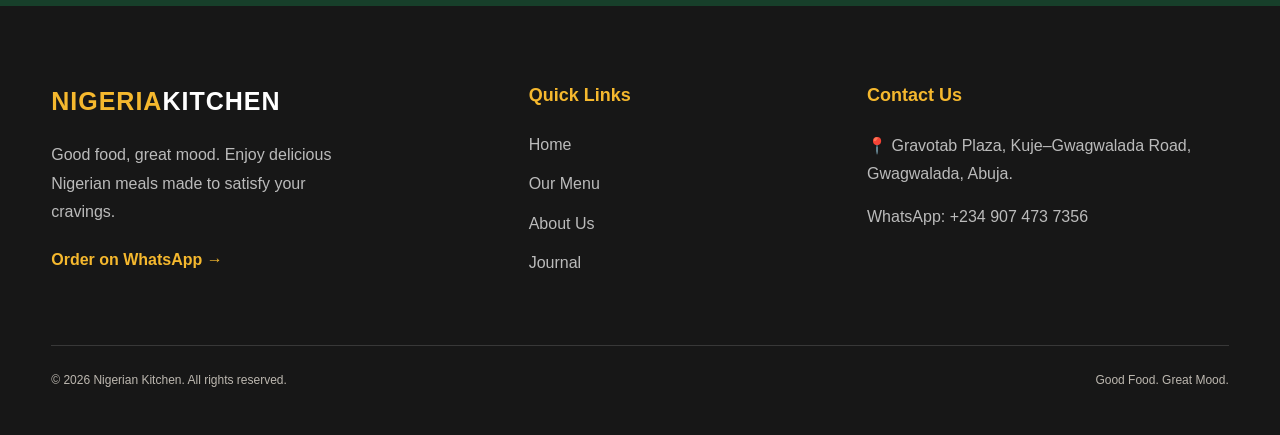
<file: journal.html>
<!DOCTYPE html>
<html lang="en">

<head>
    <meta charset="UTF-8">
    <meta name="viewport" content="width=device-width, initial-scale=1.0">
     <!-- Icons -->
    <link rel="icon" href="favicon.svg" type="image/svg+xml">
    <link rel="icon" href="favicon.ico" sizes="any">
    <link rel="apple-touch-icon" href="apple-touch-icon.png">

    <!-- Share preview -->
    <meta property="og:type" content="website">
    <meta property="og:site_name" content="Nigerian Kitchen">
    <meta property="og:locale" content="en_NG">
    <meta property="og:title" content="Journal | Nigerian Kitchen">
    <meta property="og:description" content="Bringing delicious Nigerian meals closer to you, one satisfying plate at a time.">
    <meta property="og:url" content="https://YOUR-DOMAIN.com/about.html">
    <meta property="og:image" content="https://YOUR-DOMAIN.com/images/og-image.jpg">
    <meta property="og:image:width" content="1200">
    <meta property="og:image:height" content="630">
    <meta property="og:image:alt" content="Nigerian Kitchen, Gwagwalada, Abuja">
    <meta name="twitter:card" content="summary_large_image">

    <title>Nigerian Food Recipes & Cooking Tips | Nigerian Kitchen Journal</title>

    <meta name="description"
        content="Explore Nigerian food recipes, cooking guides, traditional dishes and kitchen tips from Nigerian Kitchen. Discover the joy of Nigerian cuisine.">

    <link rel="stylesheet" href="style.css">
    <link rel="stylesheet" href="blog.css">
</head>

<body>

    <!-- ANNOUNCEMENT BAR -->
    <div class="announcement-bar">
        Good food, great mood! Meals from ₦2,000
    </div>

   <!-- Navigation -->
<header class="site-header">

    <nav class="navbar container" aria-label="Main navigation">

        <a href="../index.html" class="logo">
            <span class="logo-icon">NK</span>

            <span class="logo-text">
                <strong>NIGERIA</strong>
                <span>KITCHEN</span>
            </span>
        </a>

        <button
            class="menu-toggle"
            id="menu-toggle"
            aria-label="Open navigation menu"
            aria-expanded="false"
            aria-controls="nav-links"
        >
            <span></span>
            <span></span>
            <span></span>
        </button>

        <div class="nav-links" id="nav-links">

            <a href="index.html" class="nav-link">Home</a>

            <a href="menu.html" class="nav-link">Our Menu</a>

            <a href="about.html" class="nav-link">About Us</a>

            <a href="journal.html" class="nav-link active">Journal</a>

            <a href="index.html#location" class="nav-link">Contact</a>

            <a href="cart.html" class="nav-link cart-nav-link">
                Cart (<span class="cart-count">0</span>)
            </a>

            <a
                href="https://wa.me/2349074737356"
                class="nav-order-button"
                target="_blank"
                rel="noopener noreferrer"
            >
                Order Now 
            </a>

        </div>

    </nav>

</header>

    <main>

        <!-- BLOG HERO -->
        <section class="blog-hero">

            <div class="container blog-hero-content">

                <span class="blog-eyebrow">
                    THE NIGERIAN KITCHEN JOURNAL
                </span>

                <h1>
                    Discover the Joy of
                    <span>Nigerian Food.</span>
                </h1>

                <p>
                    Explore delicious Nigerian recipes, cooking guides,
                    traditional dishes and kitchen inspiration.
                </p>

                <a href="#latest-articles" class="blog-hero-button">
                    Explore Our Articles →
                </a>

            </div>

        </section>


        <!-- FEATURED ARTICLE -->
        <section class="featured-section">

            <div class="container">

                <div class="blog-section-heading">
                    <div>
                        <span class="blog-eyebrow">EDITOR'S PICK</span>
                        <h2>Featured Article</h2>
                    </div>
                </div>

                <article class="featured-article">

                    <div class="featured-image">
                        <img
                            src="Jollof.jpg"
                            alt="Nigerian Jollof Rice served with chicken">
                    </div>

                    <div class="featured-content">

                        <span class="article-category">
                            Nigerian Recipes
                        </span>

                        <h2>
                            How to Prepare Delicious Nigerian Jollof Rice
                        </h2>

                        <p>
                            Discover the ingredients, preparation techniques
                            and cooking process behind one of Nigeria's
                            most loved rice dishes.
                        </p>

                        <a href="jollof-rice-recipe.html"
                            class="article-read-more">
                            Read Full Article →
                        </a>

                    </div>

                </article>

            </div>

        </section>


        <!-- LATEST ARTICLES -->
        <section class="latest-articles-section" id="latest-articles">

            <div class="container">

                <div class="blog-section-heading">

                    <div>
                        <span class="blog-eyebrow">FROM OUR KITCHEN</span>
                        <h2>Latest Articles</h2>
                        <p>
                            Recipes, food knowledge and inspiration
                            for every food lover.
                        </p>
                    </div>

                </div>


                <!-- SEARCH -->
                <div class="blog-search">
                    <input
                        type="search"
                        id="blog-search"
                        placeholder="Search recipes and articles..."
                        aria-label="Search blog articles">
                </div>


                <!-- CATEGORY FILTERS -->
                <div class="blog-filters">

                    <button class="blog-filter active"
                        data-category="all">
                        All Articles
                    </button>

                    <button class="blog-filter"
                        data-category="recipes">
                        Nigerian Recipes
                    </button>

                    <button class="blog-filter"
                        data-category="cooking-guides">
                        Cooking Guides
                    </button>

                    <button class="blog-filter"
                        data-category="food-knowledge">
                        Food Knowledge
                    </button>

                    <button class="blog-filter"
                        data-category="kitchen-tips">
                        Kitchen Tips
                    </button>

                </div>


                <!-- ARTICLE GRID -->
                <div class="blog-grid" id="blog-grid">
                    <!-- Articles generated by JavaScript -->
                </div>

                <p id="no-articles" class="no-articles" hidden>
                    No articles found. Try another search.
                </p>

            </div>

        </section>


        <!-- MENU CTA -->
        <section class="blog-cta">

            <div class="container blog-cta-content">

                <span class="blog-eyebrow">
                    GOOD FOOD, GREAT MOOD
                </span>

                <h2>
                    Craving Something Delicious?
                </h2>

                <p>
                    Explore our menu and discover delicious meals
                    prepared to satisfy your cravings.
                </p>

                <a href="menu.html" class="blog-cta-button">
                    Explore Our Menu →
                </a>

            </div>

        </section>

    </main>


    <!-- FOOTER -->
    <footer class="site-footer">

        <div class="container">

            <div class="footer-main">

                <div class="footer-brand">

                    <a href="index.html" class="footer-logo">
                        NIGERIA<span>KITCHEN</span>
                    </a>

                    <p>
                        Good food, great mood. Enjoy delicious Nigerian
                        meals made to satisfy your cravings.
                    </p>

                    <a href="https://wa.me/2349074737356"
                        target="_blank"
                        rel="noopener noreferrer"
                        class="footer-order-link">
                        Order on WhatsApp →
                    </a>

                </div>


                <div class="footer-links">

                    <h3>Quick Links</h3>

                    <a href="index.html">Home</a>
                    <a href="menu.html">Our Menu</a>
                    <a href="about.html">About Us</a>
                    <a href="index.html">Journal</a>

                </div>


                <div class="footer-contact">

                    <h3>Contact Us</h3>

                    <p>
                        📍 Gravotab Plaza, Kuje–Gwagwalada Road,
                        Gwagwalada, Abuja.
                    </p>

                    <a href="https://wa.me/2349074737356">
                        WhatsApp: +234 907 473 7356
                    </a>

                </div>

            </div>


            <div class="footer-bottom">

                <p>
                    &copy; <span id="current-year"></span>
                    Nigerian Kitchen. All rights reserved.
                </p>

                <p>Good Food. Great Mood.</p>

            </div>

        </div>

    </footer>


    <script src="navbar.js"></script>
    <script src="cart-counter.js"></script>
    <script src="blog.js"></script>

</body>
</html>
</file>
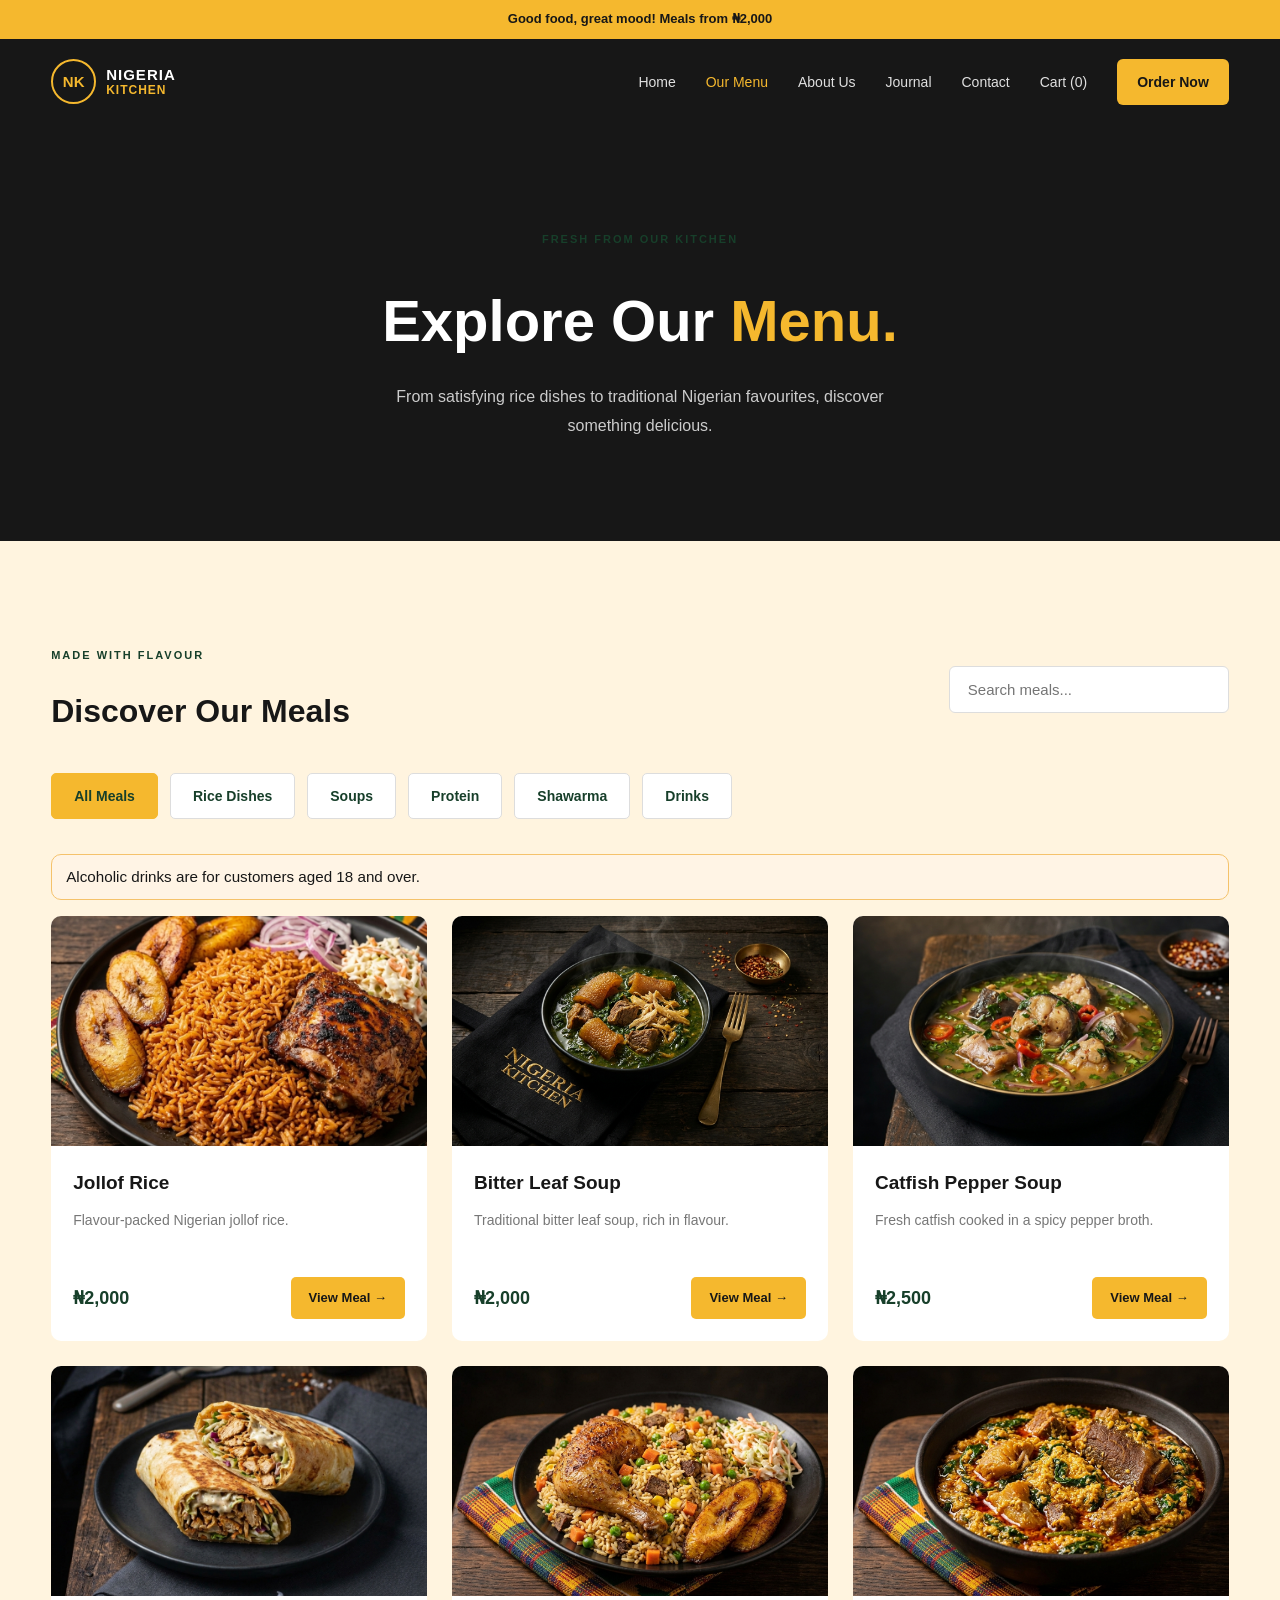
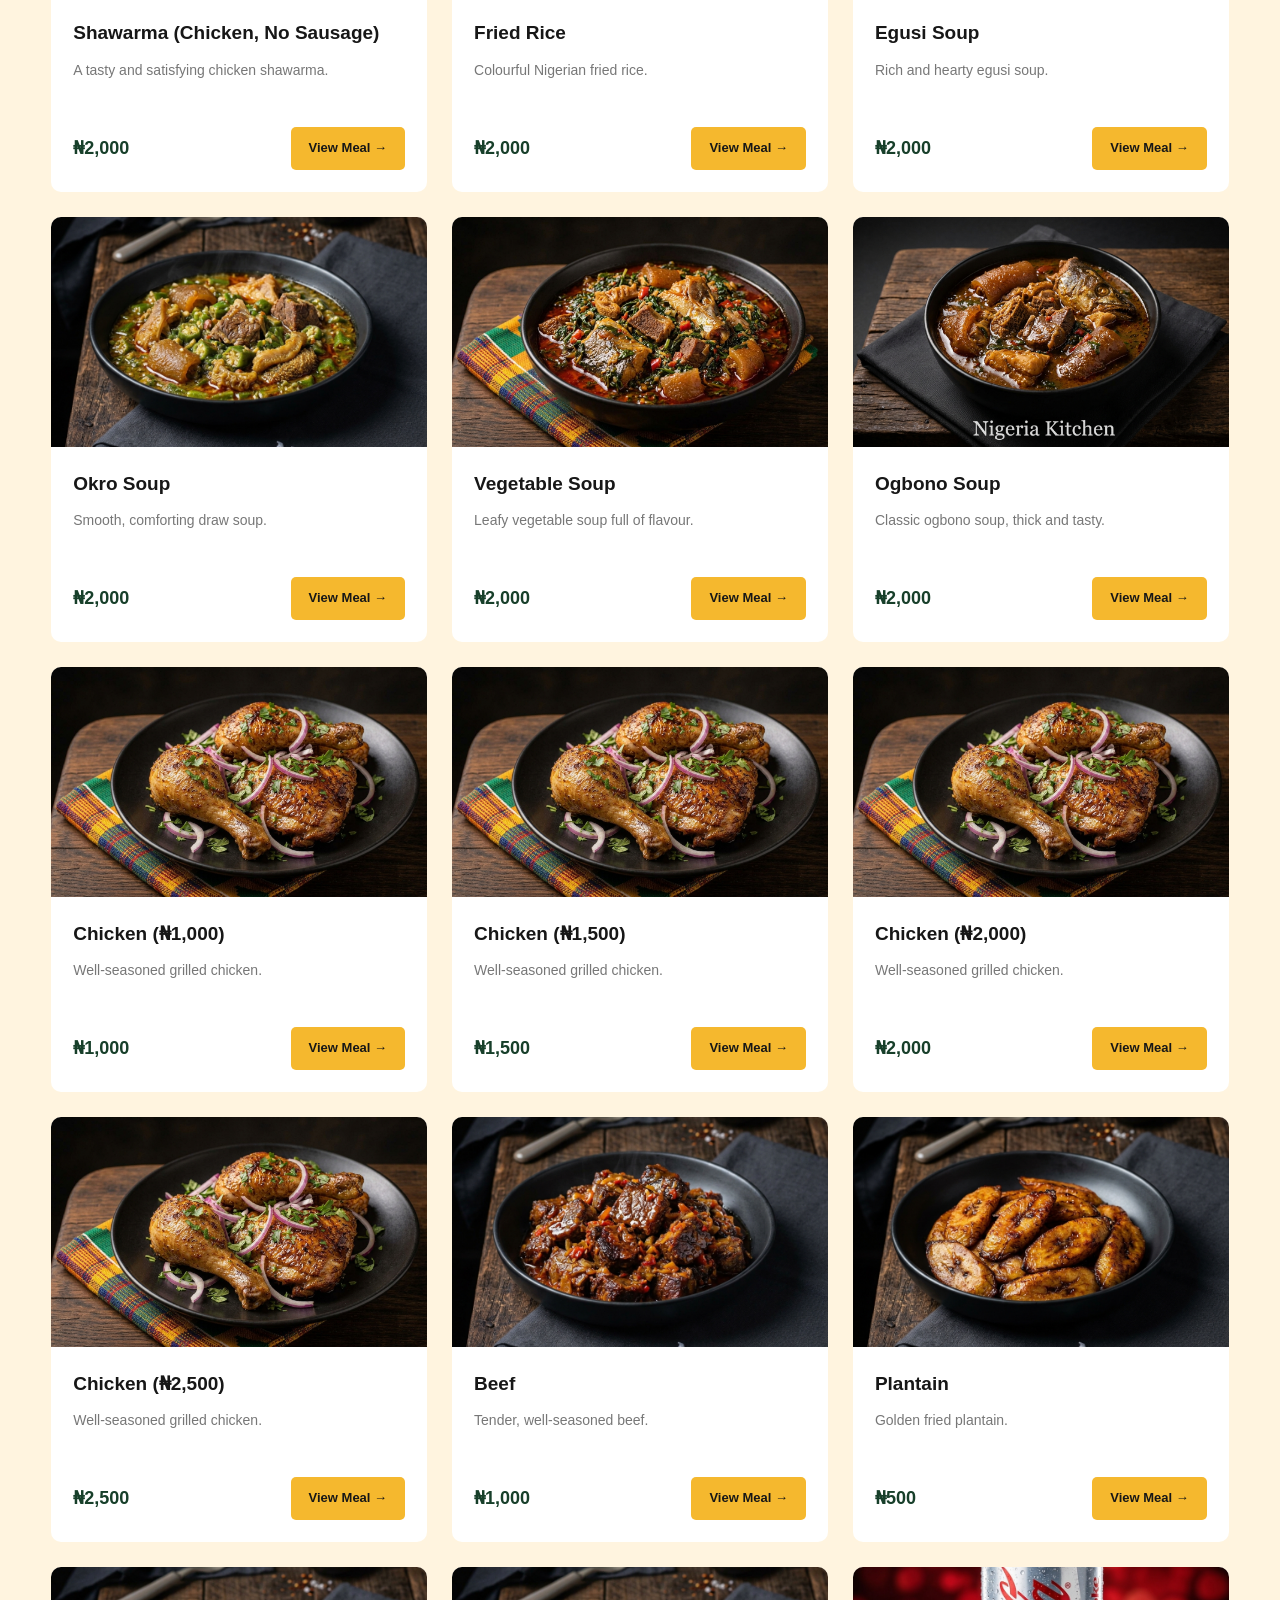
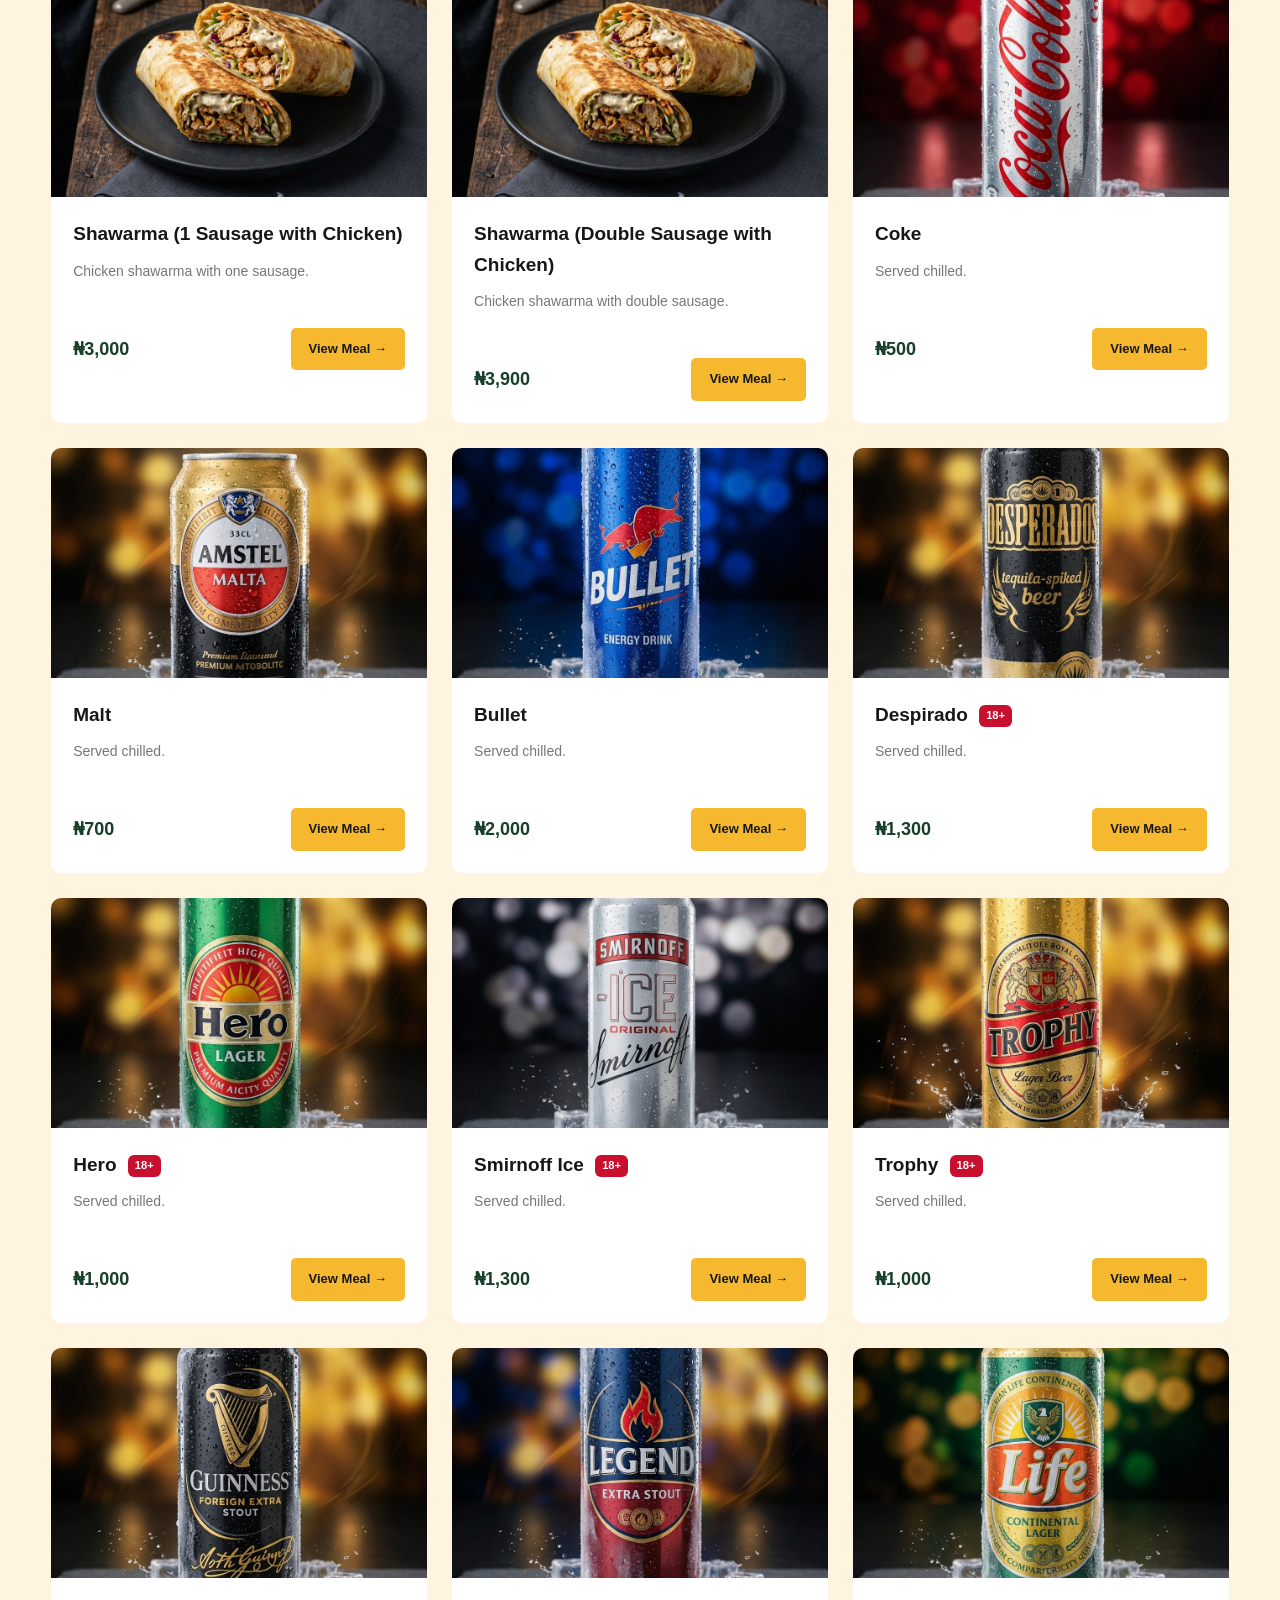
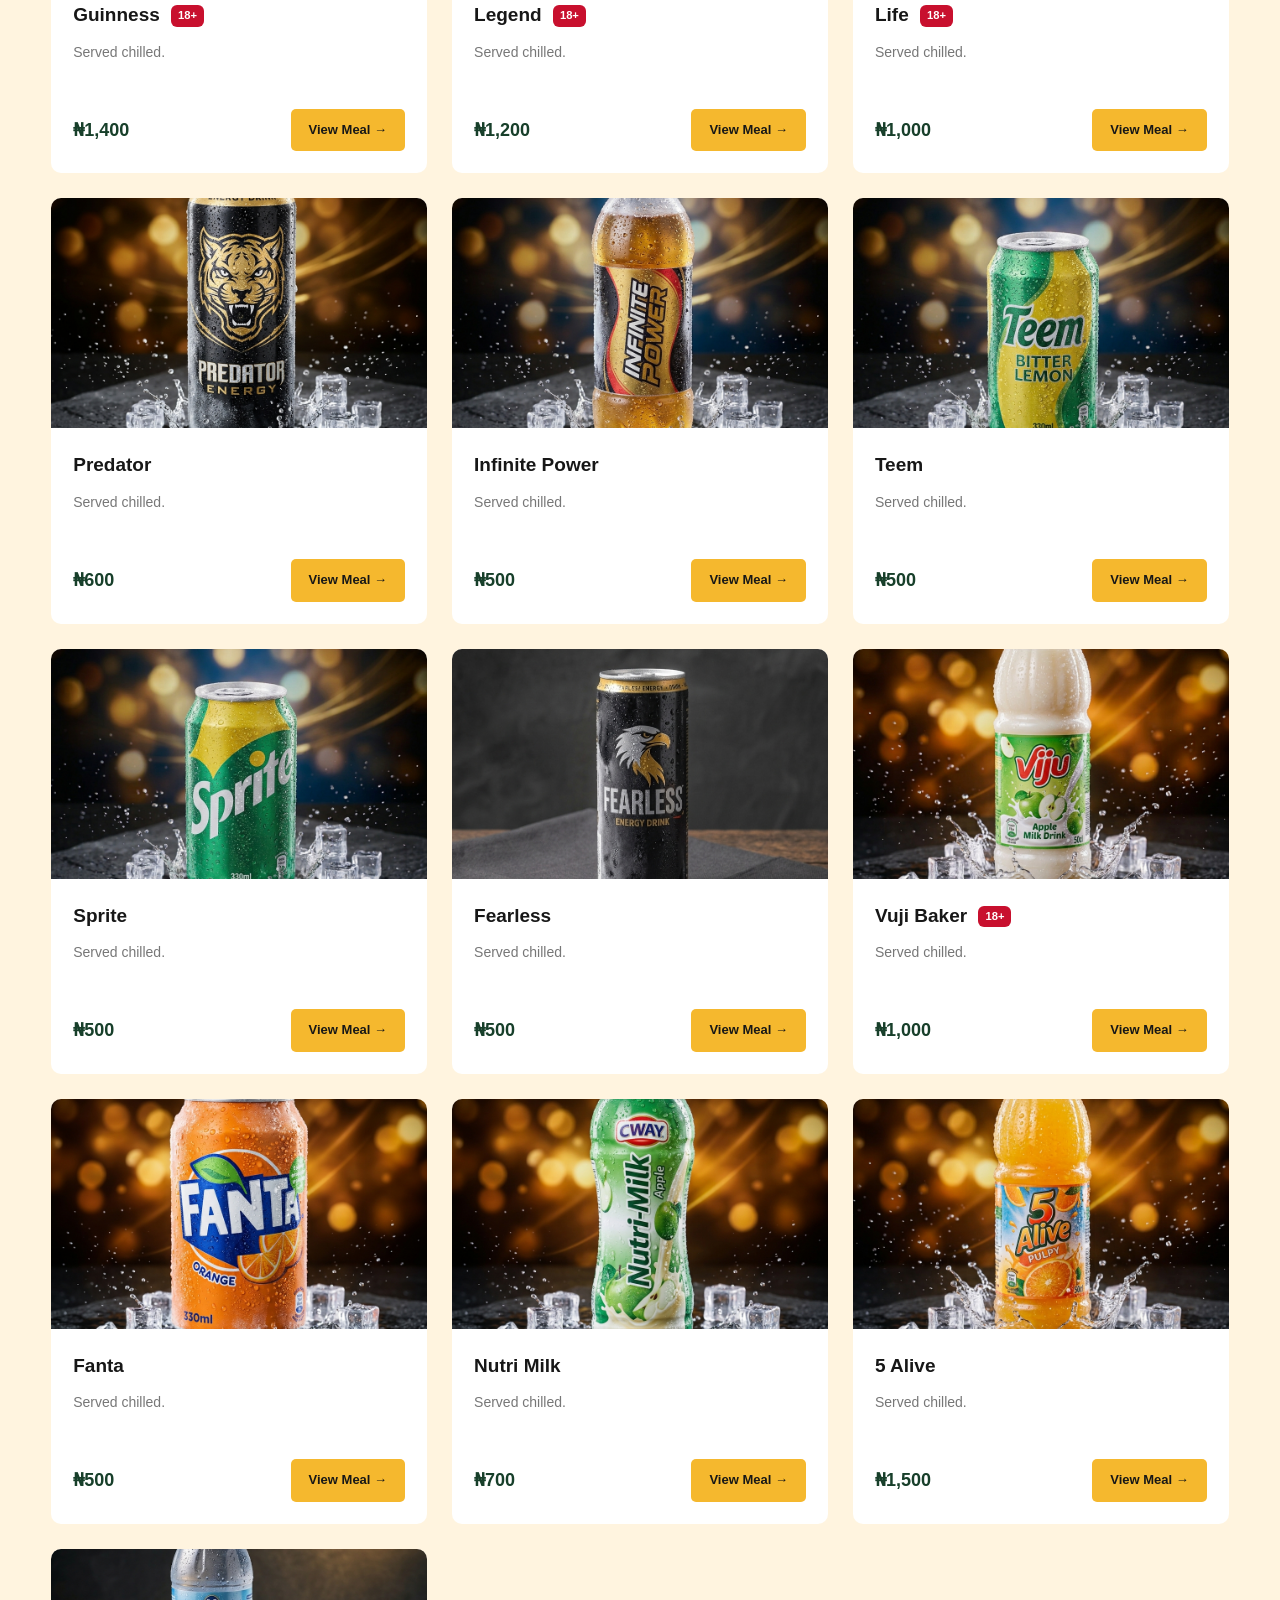
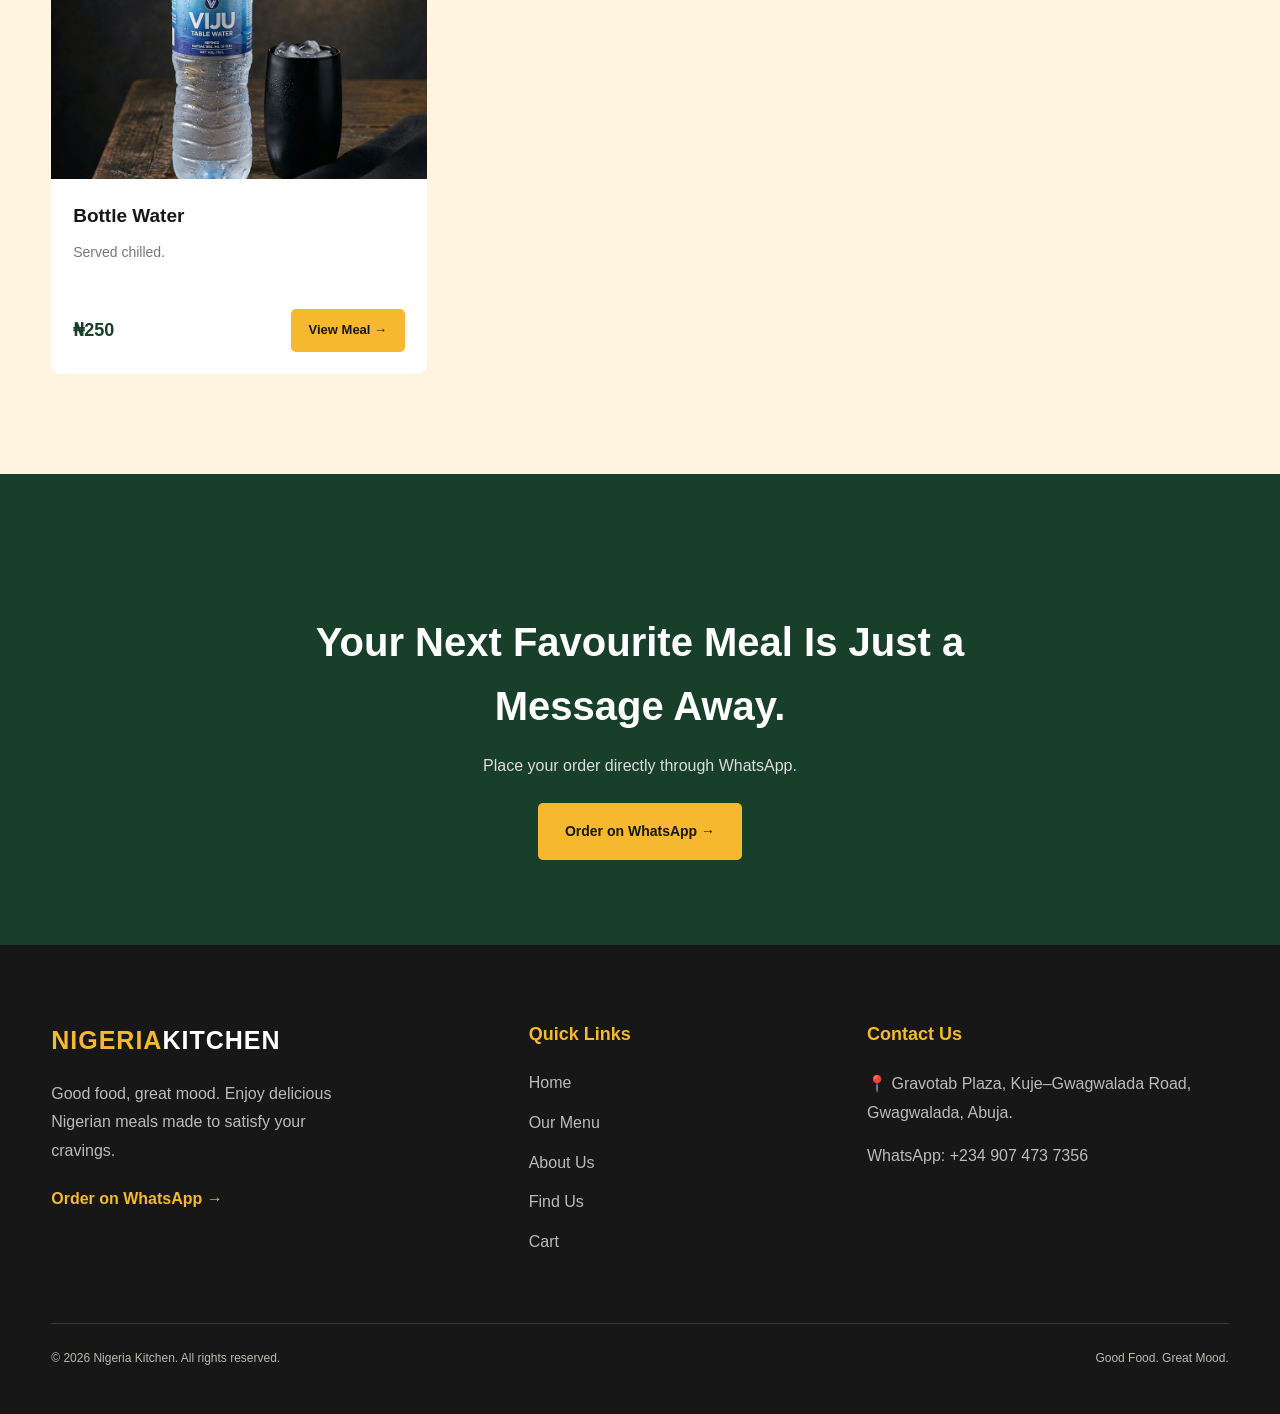
<file: menu.html>
<!DOCTYPE html>
<html lang="en">
<head>
    <meta charset="UTF-8">
    <meta name="viewport" content="width=device-width, initial-scale=1.0">

    <title>Menu | Jollof Rice, Soups, Shawarma &amp; Drinks | Nigerian Kitchen</title>
    <meta name="description" content="Browse the Nigerian Kitchen menu: jollof and fried rice, egusi, ogbono and more soups, chicken, beef, shawarma and cold drinks. Prices from ₦250.">
    <link rel="canonical" href="https://YOUR-DOMAIN.com/menu.html">
    <meta name="theme-color" content="#0a2e17">

    <!-- Icons -->
    <link rel="icon" href="favicon.svg" type="svg+xml">
    <link rel="icon" href="favicon.ico" sizes="any">
    <link rel="apple-touch-icon" href="apple-touch-icon.png">

    <!-- Share preview -->
    <meta property="og:type" content="website">
    <meta property="og:site_name" content="Nigerian Kitchen">
    <meta property="og:locale" content="en_NG">
    <meta property="og:title" content="Our Menu | Nigerian Kitchen">
    <meta property="og:description" content="Rice, soups, protein, shawarma and drinks. See the full menu and order on WhatsApp.">
    <meta property="og:url" content="https://YOUR-DOMAIN.com/menu.html">
    <meta property="og:image" content="https://YOUR-DOMAIN.com/images/og-image.jpg">
    <meta property="og:image:width" content="1200">
    <meta property="og:image:height" content="630">
    <meta property="og:image:alt" content="Nigerian Kitchen, Gwagwalada, Abuja">
    <meta name="twitter:card" content="summary_large_image">

    <link rel="stylesheet" href="style.css">
    <link rel="stylesheet" href="menu.css">
    <link rel="stylesheet" href="extras.css">

    <script src="menu-data.js" defer></script>
    <script src="navbar.js" defer></script>
    <script src="cart-counter.js" defer></script>
    <script src="menu.js" defer></script>
</head>
<body>

    <!-- Announcement Bar -->
    <div class="announcement-bar">
        Good food, great mood! Meals from ₦2,000
    </div>

    <!-- Navigation -->
     <header class="site-header">

        <nav class="navbar container" aria-label="Main navigation">

            <a href="index.html" class="logo">
                <span class="logo-icon">NK</span>

                <span class="logo-text">
                    <strong>NIGERIA</strong>
                    <span>KITCHEN</span>
                </span>
            </a>


            <button
                class="menu-toggle"
                id="menu-toggle"
                aria-label="Open navigation menu"
                aria-expanded="false"
                aria-controls="nav-links"
            >
                <span></span>
                <span></span>
                <span></span>
            </button>


            <div class="nav-links" id="nav-links">

                <a href="index.html" class="nav-link">Home</a>

                <a href="menu.html" class="nav-link active">Our Menu</a>

                <a href="about.html" class="nav-link">About Us</a>
                <a href="journal.html" class="nav-link">Journal</a>


                <a href="#location" class="nav-link">Contact</a>

                <a href="cart.html" class="nav-link cart-nav-link">
                    Cart (<span class="cart-count">0</span>)
                </a>

                <a
                    href="https://wa.me/2349074737356"
                    class="nav-order-button"
                    target="_blank"
                    rel="noopener noreferrer"
                >
                    Order Now 
                </a>

            </div>

        </nav>

    </header>

    <!-- Menu Hero -->
    <section class="menu-hero">
        <div class="container">
            <span class="eyebrow">FRESH FROM OUR KITCHEN</span>

            <h1>Explore Our <span>Menu.</span></h1>

            <p>
                From satisfying rice dishes to traditional Nigerian
                favourites, discover something delicious.
            </p>
        </div>
    </section>


    <!-- Menu Section -->
    <section class="menu-section section-padding">

        <div class="container">

            <div class="menu-heading">
                <div>
                    <span class="eyebrow">MADE WITH FLAVOUR</span>
                    <h2>Discover Our Meals</h2>
                </div>

                <div class="menu-search">
                    <input
                        type="search"
                        id="menu-search"
                        placeholder="Search meals..."
                        aria-label="Search meals"
                    >
                </div>
            </div>


            <!-- Category Filters -->
            <div class="menu-filters">

                <button class="filter-button active" data-category="all">
                    All Meals
                </button>

                <button class="filter-button" data-category="rice">
                    Rice Dishes
                </button>

                <button class="filter-button" data-category="soups">
                    Soups
                </button>

                <button class="filter-button" data-category="protein">
                    Protein
                </button>

                <button class="filter-button" data-category="shawarma">
                    Shawarma
                </button>

                <button class="filter-button" data-category="drinks">
                    Drinks
                </button>

            </div>


            <p class="age-notice" id="age-notice" hidden>
                 Alcoholic drinks are for customers aged 18 and over.
            </p>


            <!-- Meals Grid -->
            <div class="menu-grid" id="menu-grid">
                <!-- Meals generated by js/menu.js -->
            </div>

            <p class="no-meals" id="no-meals" hidden>
                No meals found. Try another search.
            </p>

        </div>

    </section>


    <!-- Order CTA -->
    <section class="menu-cta">
        <div class="container">
            <span class="eyebrow">READY TO EAT?</span>

            <h2>Your Next Favourite Meal Is Just a Message Away.</h2>

            <p>Place your order directly through WhatsApp.</p>

            <a href="https://wa.me/2349074737356"
                target="_blank"
                rel="noopener noreferrer"
                class="button menu-cta-button">
                Order on WhatsApp →
            </a>
        </div>
    </section>


    <!-- Footer -->
    <footer class="site-footer">
        <div class="container">

            <div class="footer-main">

                <div class="footer-brand">
                    <a href="index.html" class="footer-logo">
                        NIGERIA<span>KITCHEN</span>
                    </a>

                    <p>
                        Good food, great mood. Enjoy delicious Nigerian
                        meals made to satisfy your cravings.
                    </p>

                    <a href="https://wa.me/2349074737356"
                        target="_blank"
                        rel="noopener noreferrer"
                        class="footer-order-link">
                        Order on WhatsApp →
                    </a>
                </div>

                <div class="footer-links">
                    <h3>Quick Links</h3>
                    <a href="index.html">Home</a>
                    <a href="menu.html">Our Menu</a>
                    <a href="about.html">About Us</a>
                    <a href="index.html#location">Find Us</a>
                    <a href="cart.html">Cart</a>
                </div>

                <div class="footer-contact">
                    <h3>Contact Us</h3>
                    <p>📍 Gravotab Plaza, Kuje–Gwagwalada Road,
                        Gwagwalada, Abuja.</p>

                    <a href="https://wa.me/2349074737356"
                        target="_blank"
                        rel="noopener noreferrer">
                        WhatsApp: +234 907 473 7356
                    </a>
                </div>

            </div>

            <div class="footer-bottom">
                <p>
                    &copy; <span id="current-year"></span>
                    Nigeria Kitchen. All rights reserved.
                </p>

                <p>Good Food. Great Mood.</p>
            </div>

        </div>
    </footer>

</body>
</html>
</file>
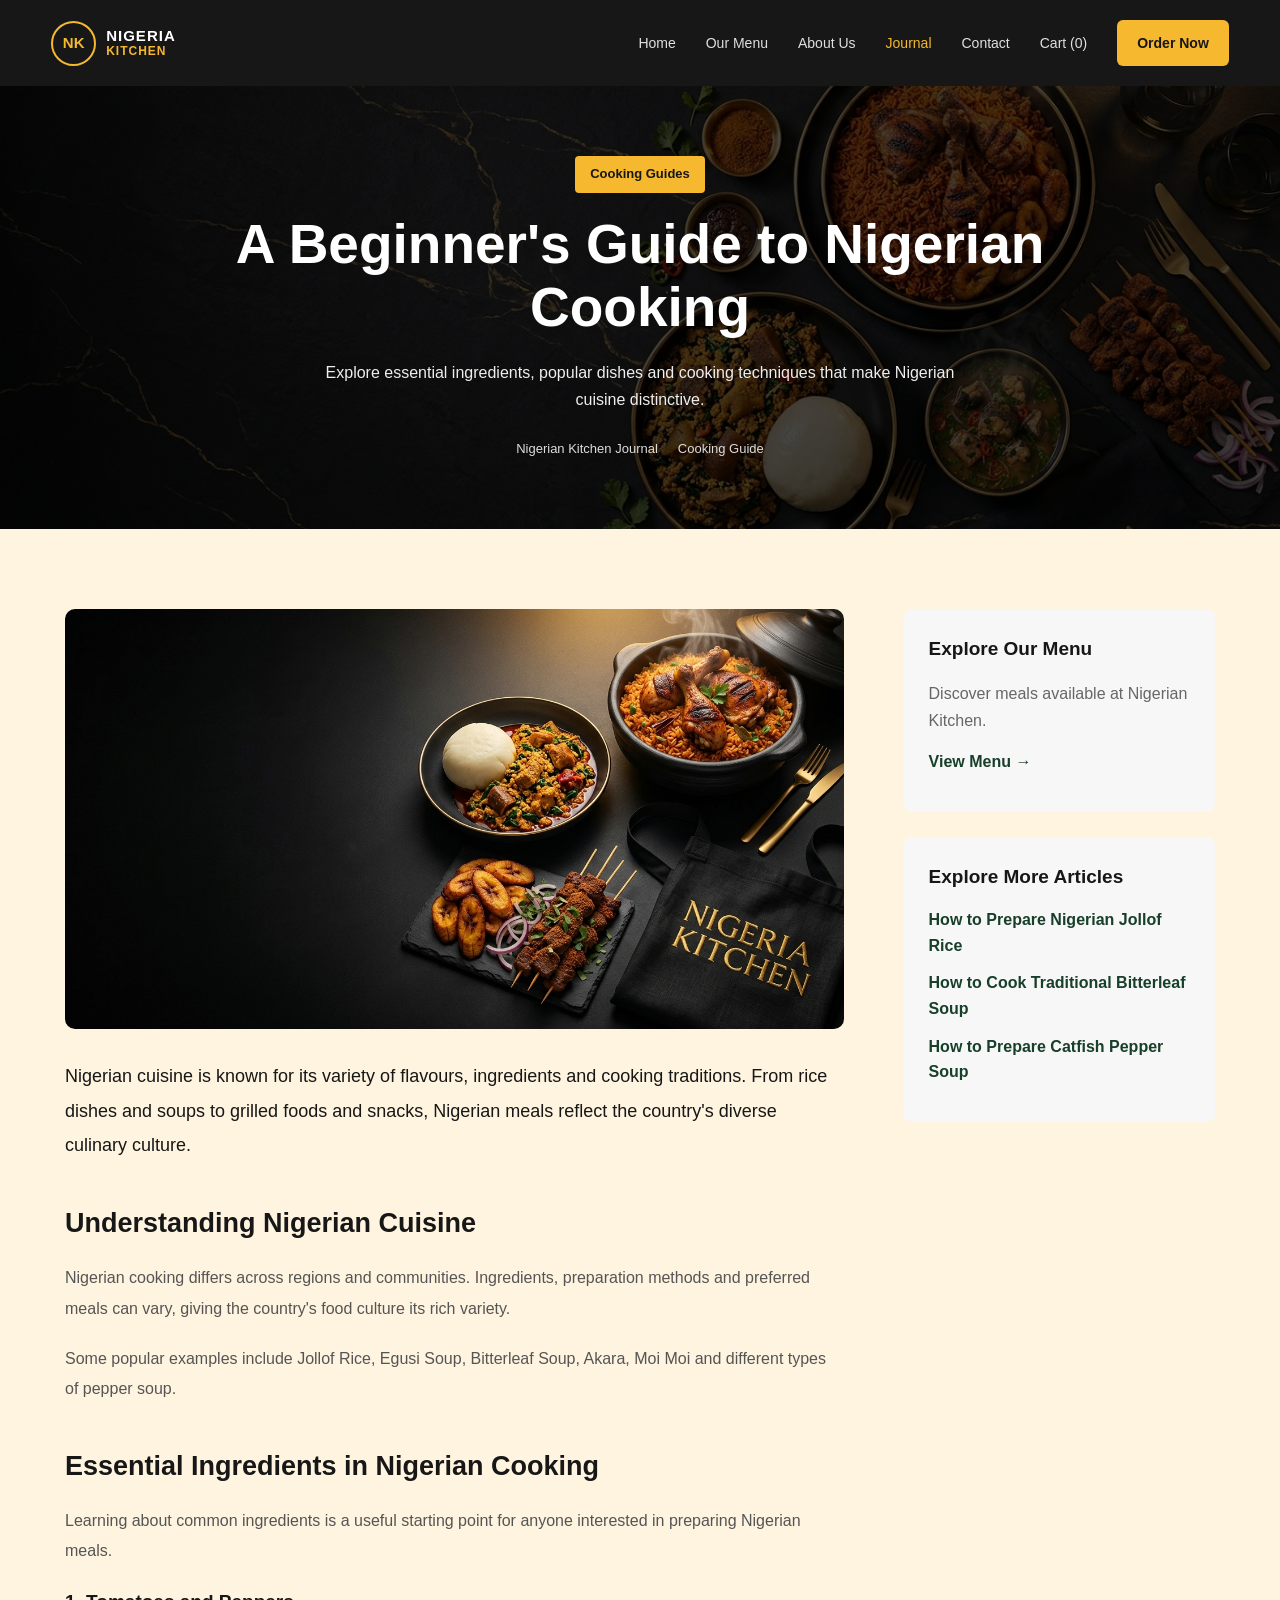
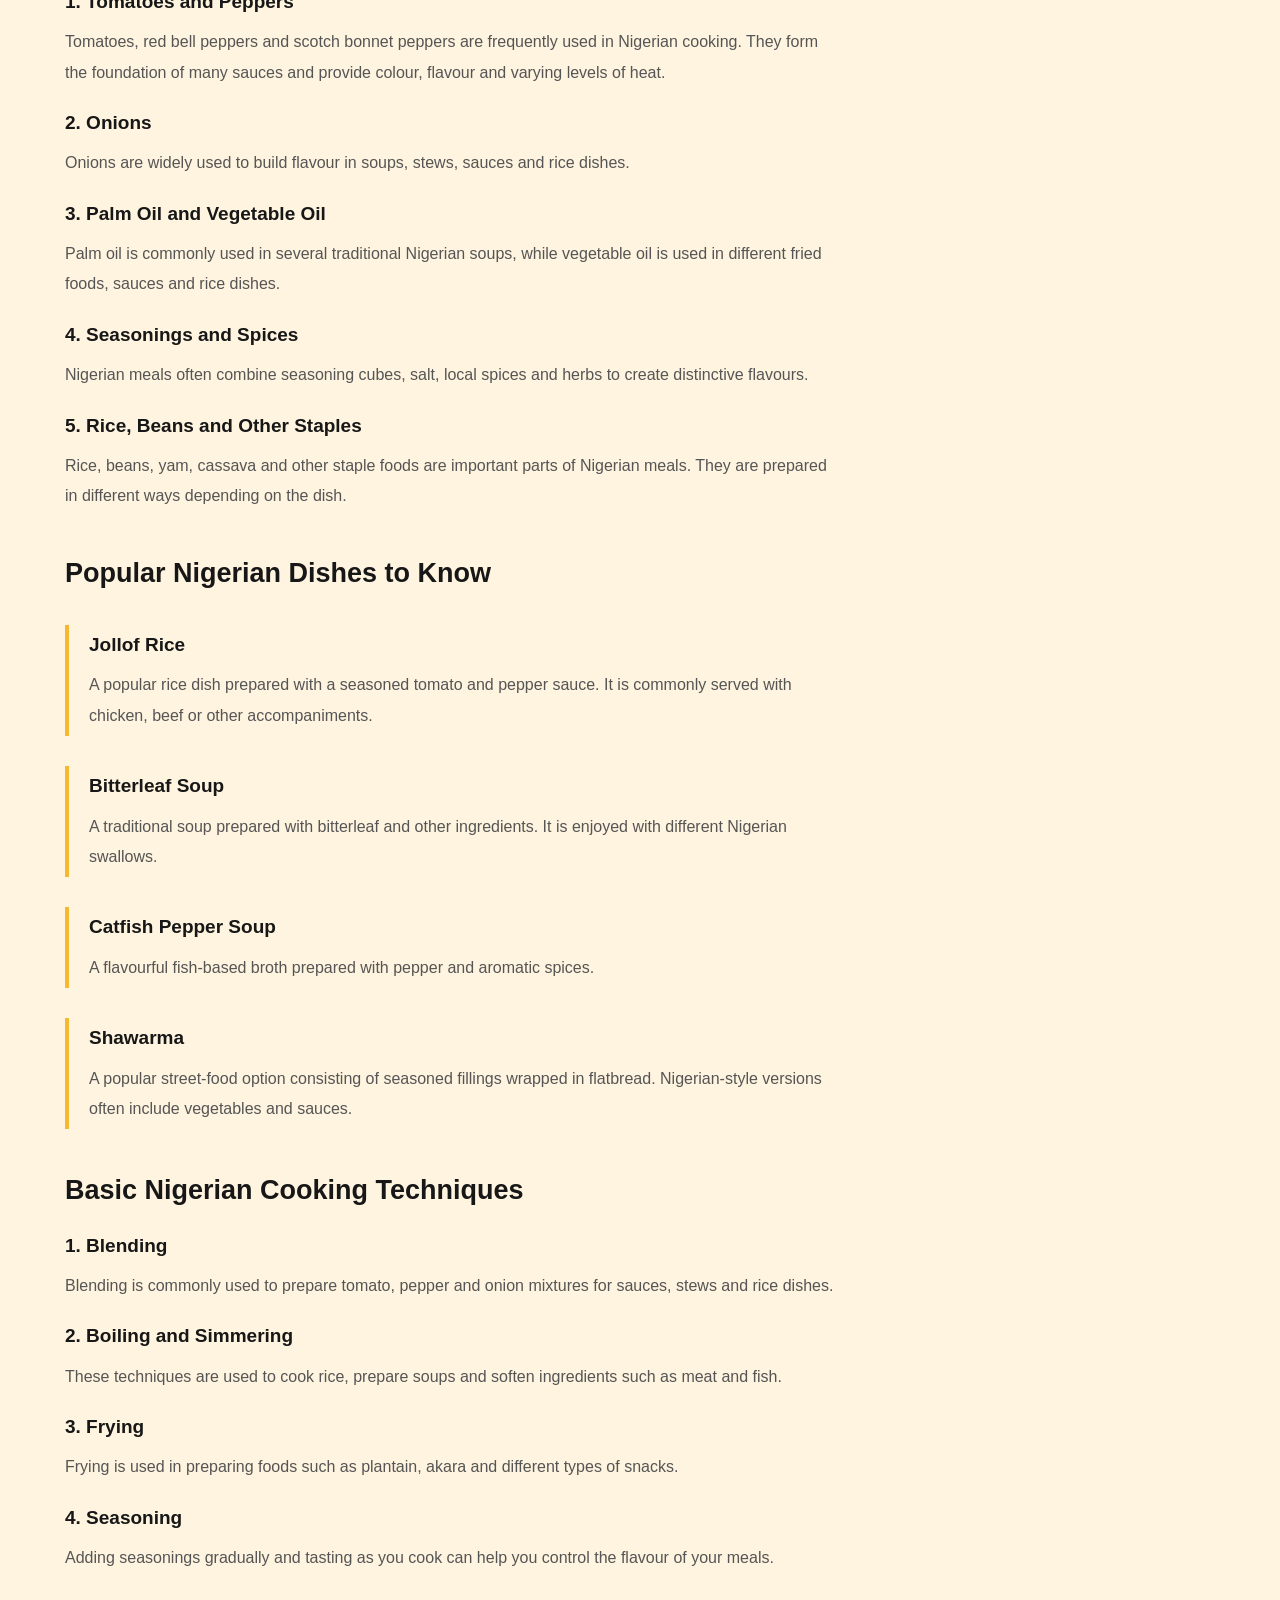
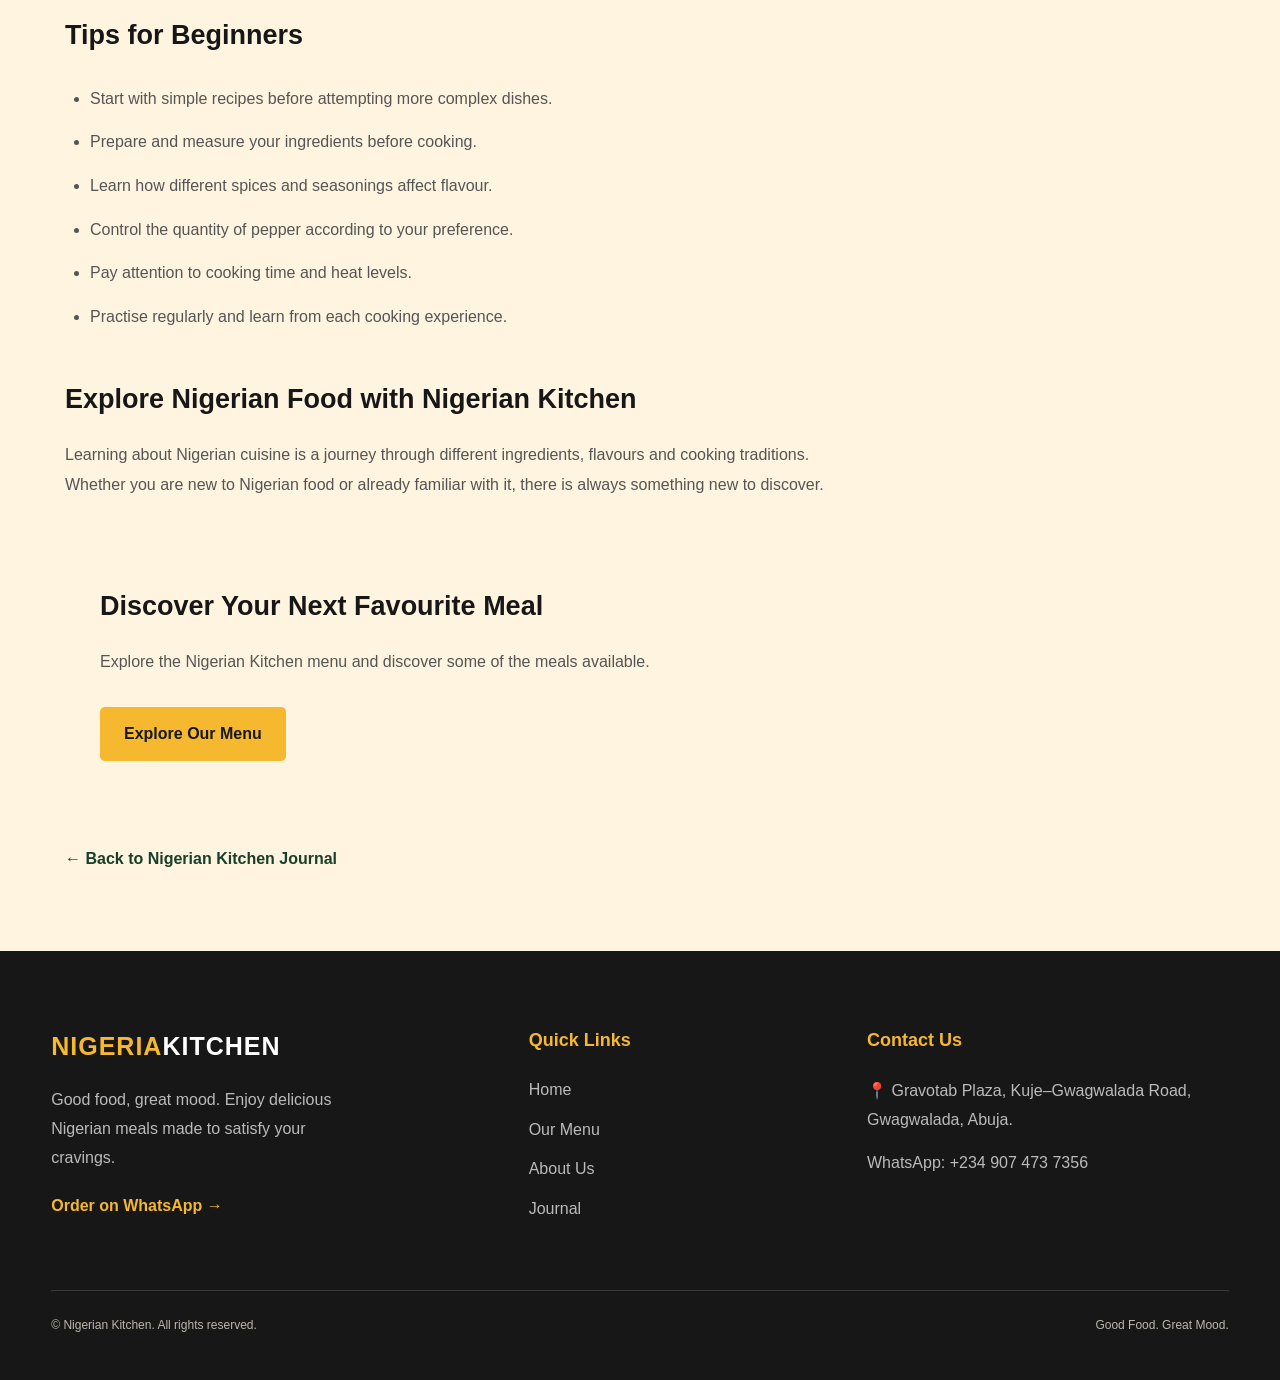
<file: nigerian-cooking-guide.html>
<!DOCTYPE html>
<html lang="en">
<head>
    <meta charset="UTF-8">
    <meta name="viewport" content="width=device-width, initial-scale=1.0">
     <!-- Icons -->
    <link rel="icon" href="favicon.svg" type="image/svg+xml">
    <link rel="icon" href="favicon.ico" sizes="any">
    <link rel="apple-touch-icon" href="apple-touch-icon.png">

    <!-- Share preview -->
    <meta property="og:type" content="website">
    <meta property="og:site_name" content="Nigerian Kitchen">
    <meta property="og:locale" content="en_NG">
    <meta property="og:title" content="Nigerian Cooking Guide | Nigerian Kitchen">
    <meta property="og:description" content="Bringing delicious Nigerian meals closer to you, one satisfying plate at a time.">
    <meta property="og:url" content="https://YOUR-DOMAIN.com/about.html">
    <meta property="og:image" content="https://YOUR-DOMAIN.com/images/og-image.jpg">
    <meta property="og:image:width" content="1200">
    <meta property="og:image:height" content="630">
    <meta property="og:image:alt" content="Nigerian Kitchen, Gwagwalada, Abuja">
    <meta name="twitter:card" content="summary_large_image">

    <title>A Beginner's Guide to Nigerian Cooking | Nigerian Kitchen Journal</title>

    <meta name="description" content="Discover essential Nigerian cooking ingredients, popular dishes and basic techniques in this beginner-friendly guide to Nigerian cuisine.">

    <link rel="stylesheet" href="style.css">
    <link rel="stylesheet" href="article.css">
    <script type="application/ld+json">
{
  "@context": "https://schema.org",
  "@type": "BlogPosting",
  "headline": "A Beginner's Guide to Nigerian Cooking",
  "description": "Explore essential cooking techniques and ingredients used in Nigerian cuisine.",
  "author": {
    "@type": "Organization",
    "name": "Nigerian Kitchen Journal"
  },
  "publisher": {
    "@type": "Organization",
    "name": "Nigerian Kitchen"
  },
  "articleSection": "Cooking Guides",
  "inLanguage": "en"
}
</script>
</head>
 
<body>

<!-- Navigation -->
<header class="site-header">

    <nav class="navbar container" aria-label="Main navigation">

        <a href="index.html" class="logo">
            <span class="logo-icon">NK</span>

            <span class="logo-text">
                <strong>NIGERIA</strong>
                <span>KITCHEN</span>
            </span>
        </a>

        <button
            class="menu-toggle"
            id="menu-toggle"
            aria-label="Open navigation menu"
            aria-expanded="false"
            aria-controls="nav-links"
        >
            <span></span>
            <span></span>
            <span></span>
        </button>

        <div class="nav-links" id="nav-links">

            <a href="index.html" class="nav-link">Home</a>

            <a href="menu.html" class="nav-link">Our Menu</a>

            <a href="about.html" class="nav-link">About Us</a>

            <a href="journal.html" class="nav-link active">Journal</a>

            <a href="index.html#location" class="nav-link">Contact</a>

            <a href="cart.html" class="nav-link cart-nav-link">
                Cart (<span class="cart-count">0</span>)
            </a>

            <a
                href="https://wa.me/2349074737356"
                class="nav-order-button"
                target="_blank"
                rel="noopener noreferrer"
            >
                Order Now 
            </a>

        </div>

    </nav>

</header>
    <main>

        <section class="article-hero">
            <div class="article-hero-content">
                <span class="article-category">Cooking Guides</span>

                <h1>A Beginner's Guide to Nigerian Cooking</h1>

                <p>
                    Explore essential ingredients, popular dishes
                    and cooking techniques that make Nigerian cuisine
                    distinctive.
                </p>

                <div class="article-meta">
                    <span>Nigerian Kitchen Journal</span>
                    <span>Cooking Guide</span>
                </div>
            </div>
        </section>

        <section class="article-container">

            <article class="article-content">

                <img
                    src="Hero3.jpg"
                    alt="Nigerian food served as a meal"
                    class="article-featured-image"
                >

                <p class="article-intro">
                    Nigerian cuisine is known for its variety of flavours,
                    ingredients and cooking traditions. From rice dishes
                    and soups to grilled foods and snacks, Nigerian meals
                    reflect the country's diverse culinary culture.
                </p>

                <h2>Understanding Nigerian Cuisine</h2>

                <p>
                    Nigerian cooking differs across regions and
                    communities. Ingredients, preparation methods
                    and preferred meals can vary, giving the country's
                    food culture its rich variety.
                </p>

                <p>
                    Some popular examples include Jollof Rice,
                    Egusi Soup, Bitterleaf Soup, Akara, Moi Moi
                    and different types of pepper soup.
                </p>

                <h2>Essential Ingredients in Nigerian Cooking</h2>

                <p>
                    Learning about common ingredients is a useful
                    starting point for anyone interested in preparing
                    Nigerian meals.
                </p>

                <h3>1. Tomatoes and Peppers</h3>

                <p>
                    Tomatoes, red bell peppers and scotch bonnet
                    peppers are frequently used in Nigerian cooking.
                    They form the foundation of many sauces and
                    provide colour, flavour and varying levels of heat.
                </p>

                <h3>2. Onions</h3>

                <p>
                    Onions are widely used to build flavour in soups,
                    stews, sauces and rice dishes.
                </p>

                <h3>3. Palm Oil and Vegetable Oil</h3>

                <p>
                    Palm oil is commonly used in several traditional
                    Nigerian soups, while vegetable oil is used in
                    different fried foods, sauces and rice dishes.
                </p>

                <h3>4. Seasonings and Spices</h3>

                <p>
                    Nigerian meals often combine seasoning cubes,
                    salt, local spices and herbs to create distinctive
                    flavours.
                </p>

                <h3>5. Rice, Beans and Other Staples</h3>

                <p>
                    Rice, beans, yam, cassava and other staple foods
                    are important parts of Nigerian meals. They are
                    prepared in different ways depending on the dish.
                </p>

                <h2>Popular Nigerian Dishes to Know</h2>

                <div class="recipe-step">
                    <h3>Jollof Rice</h3>
                    <p>
                        A popular rice dish prepared with a seasoned
                        tomato and pepper sauce. It is commonly served
                        with chicken, beef or other accompaniments.
                    </p>
                </div>

                <div class="recipe-step">
                    <h3>Bitterleaf Soup</h3>
                    <p>
                        A traditional soup prepared with bitterleaf
                        and other ingredients. It is enjoyed with
                        different Nigerian swallows.
                    </p>
                </div>

                <div class="recipe-step">
                    <h3>Catfish Pepper Soup</h3>
                    <p>
                        A flavourful fish-based broth prepared with
                        pepper and aromatic spices.
                    </p>
                </div>

                <div class="recipe-step">
                    <h3>Shawarma</h3>
                    <p>
                        A popular street-food option consisting of
                        seasoned fillings wrapped in flatbread.
                        Nigerian-style versions often include
                        vegetables and sauces.
                    </p>
                </div>

                <h2>Basic Nigerian Cooking Techniques</h2>

                <h3>1. Blending</h3>

                <p>
                    Blending is commonly used to prepare tomato,
                    pepper and onion mixtures for sauces, stews
                    and rice dishes.
                </p>

                <h3>2. Boiling and Simmering</h3>

                <p>
                    These techniques are used to cook rice, prepare
                    soups and soften ingredients such as meat and fish.
                </p>

                <h3>3. Frying</h3>

                <p>
                    Frying is used in preparing foods such as plantain,
                    akara and different types of snacks.
                </p>

                <h3>4. Seasoning</h3>

                <p>
                    Adding seasonings gradually and tasting as you cook
                    can help you control the flavour of your meals.
                </p>

                <h2>Tips for Beginners</h2>

                <ul class="ingredient-list">
                    <li>Start with simple recipes before attempting more complex dishes.</li>
                    <li>Prepare and measure your ingredients before cooking.</li>
                    <li>Learn how different spices and seasonings affect flavour.</li>
                    <li>Control the quantity of pepper according to your preference.</li>
                    <li>Pay attention to cooking time and heat levels.</li>
                    <li>Practise regularly and learn from each cooking experience.</li>
                </ul>

                <h2>Explore Nigerian Food with Nigerian Kitchen</h2>

                <p>
                    Learning about Nigerian cuisine is a journey through
                    different ingredients, flavours and cooking traditions.
                    Whether you are new to Nigerian food or already familiar
                    with it, there is always something new to discover.
                </p>

                <div class="article-cta">
                    <h2>Discover Your Next Favourite Meal</h2>

                    <p>
                        Explore the Nigerian Kitchen menu and discover
                        some of the meals available.
                    </p>

                    <a href="menu.html" class="article-cta-button">
                        Explore Our Menu
                    </a>
                </div>

                <a href="index.html" class="back-to-journal">
                    ← Back to Nigerian Kitchen Journal
                </a>

            </article>

            <aside class="article-sidebar">

                <div class="sidebar-card">
                    <h3>Explore Our Menu</h3>

                    <p>
                        Discover meals available at Nigerian Kitchen.
                    </p>

                    <a href="menu.html">View Menu →</a>
                </div>

                <div class="sidebar-card">
                    <h3>Explore More Articles</h3>

                    <a href="jollof-rice-recipe.html">
                        How to Prepare Nigerian Jollof Rice
                    </a>

                    <a href="bitterleaf-soup-recipe.html">
                        How to Cook Traditional Bitterleaf Soup
                    </a>

                    <a href="catfish-pepper-soup.html">
                        How to Prepare Catfish Pepper Soup
                    </a>

                </div>

            </aside>

        </section>

    </main>

    <!-- FOOTER -->
    <footer class="site-footer">

        <div class="container">

            <div class="footer-main">

                <div class="footer-brand">

                    <a href="index.html" class="footer-logo">
                        NIGERIA<span>KITCHEN</span>
                    </a>

                    <p>
                        Good food, great mood. Enjoy delicious Nigerian
                        meals made to satisfy your cravings.
                    </p>

                    <a href="https://wa.me/2349074737356"
                        target="_blank"
                        rel="noopener noreferrer"
                        class="footer-order-link">
                        Order on WhatsApp →
                    </a>

                </div>


                <div class="footer-links">

                    <h3>Quick Links</h3>

                    <a href="index.html">Home</a>
                    <a href="menu.html">Our Menu</a>
                    <a href="about.html">About Us</a>
                    <a href="index.html">Journal</a>

                </div>


                <div class="footer-contact">

                    <h3>Contact Us</h3>

                    <p>
                        📍 Gravotab Plaza, Kuje–Gwagwalada Road,
                        Gwagwalada, Abuja.
                    </p>

                    <a href="https://wa.me/2349074737356">
                        WhatsApp: +234 907 473 7356
                    </a>

                </div>

            </div>


            <div class="footer-bottom">

                <p>
                    &copy; <span id="current-year"></span>
                    Nigerian Kitchen. All rights reserved.
                </p>

                <p>Good Food. Great Mood.</p>

            </div>

        </div>

    </footer>


    <script src="navbar.js"></script>
    <script src="cart-counter.js"></script>
    <script src="blog.js"></script>

</body>
</html>
</file>
<file: style.css>
/* ========================================
   1. DESIGN SYSTEM
======================================== */

:root {
    --color-black: #171717;
    --color-yellow: #F5B82E;
    --color-green: #173F2A;
    --color-red: #A83232;
    --color-cream: #FFF4DF;
    --color-white: #FFFFFF;
    --color-muted: #6F6A61;

    --font-body: Arial, Helvetica, sans-serif;

    --container-width: 1200px;
}


/* ========================================
   2. RESET
======================================== */

* {
    margin: 0;
    padding: 0;
    box-sizing: border-box;
}

html {
    scroll-behavior: smooth;
}

body {
    font-family: var(--font-body);
    color: var(--color-black);
    background-color: var(--color-cream);
    line-height: 1.6;
}

a {
    color: inherit;
    text-decoration: none;
}

button,
a {
    -webkit-tap-highlight-color: transparent;
}

button {
    font: inherit;
}

img {
    display: block;
    max-width: 100%;
}

.container {
    width: min(92%, var(--container-width));
    margin-inline: auto;
}

.section-padding {
    padding-block: 100px;
}


/* ========================================
   3. ANNOUNCEMENT BAR
======================================== */

.announcement-bar {
    background-color: var(--color-yellow);
    color: var(--color-black);
    text-align: center;
    padding: 9px 15px;
    font-size: 13px;
    font-weight: 700;
}

.announcement-bar span {
    margin-left: 8px;
    padding-left: 10px;
    border-left: 1px solid rgba(23, 23, 23, 0.4);
}


/* ========================================
   4. NAVIGATION
======================================== */

.site-header {
    position: relative;
    z-index: 100;
    background-color: var(--color-black);
    color: var(--color-white);
}

.navbar {
    min-height: 86px;
    display: flex;
    align-items: center;
    justify-content: space-between;
    gap: 30px;
}

.logo {
    display: inline-flex;
    align-items: center;
    gap: 10px;
    flex-shrink: 0;
}

.logo-icon {
    display: grid;
    place-items: center;
    width: 45px;
    height: 45px;
    border: 2px solid var(--color-yellow);
    border-radius: 50%;
    color: var(--color-yellow);
    font-size: 15px;
    font-weight: 900;
}

.logo-text {
    display: flex;
    flex-direction: column;
    line-height: 1.15;
    letter-spacing: 1px;
    font-size: 12px;
}

.logo-text strong {
    font-size: 15px;
    color: var(--color-white);
}

.logo-text span {
    color: var(--color-yellow);
    font-weight: 700;
}

.nav-links {
    display: flex;
    align-items: center;
    gap: 30px;
}

.nav-link {
    color: #E0E0E0;
    font-size: 14px;
    transition: color 0.2s ease;
}

.nav-link:hover,
.nav-link.active {
    color: var(--color-yellow);
}

.nav-order-button {
    background-color: var(--color-yellow);
    color: var(--color-black);
    padding: 12px 20px;
    border-radius: 6px;
    font-weight: 800;
    font-size: 14px;
    transition:
        background-color 0.2s ease,
        transform 0.2s ease;
}

.nav-order-button:hover {
    background-color: #FFD16A;
    transform: translateY(-2px);
}

.menu-toggle {
    display: none;
    background: transparent;
    border: 0;
    cursor: pointer;
}


/* ========================================
   5. HERO SECTION
======================================== */

.hero {
    position: relative;
    min-height: 620px;
    display: flex;
    align-items: center;
    overflow: hidden;
    isolation: isolate;
    background-color: var(--color-black);
    color: var(--color-white);
}

.hero-background {
    position: absolute;
    inset: 0;
    z-index: -2;

    background-image: url("hero.jpg");
    background-position: center;
    background-size: cover;
    background-repeat: no-repeat;
}

.hero::before {
    content: "";
    position: absolute;
    inset: 0;
    z-index: -1;

    background:
        linear-gradient(
            90deg,
            rgba(15, 15, 15, 0.96) 0%,
            rgba(15, 15, 15, 0.82) 45%,
            rgba(15, 15, 15, 0.25) 100%
        );
}

.hero-content {
    padding-block: 90px;
}

.hero-label {
    display: inline-block;
    color: var(--color-yellow);
    font-size: 12px;
    font-weight: 800;
    letter-spacing: 3px;
    margin-bottom: 20px;
}

.hero h1 {
    font-size: clamp(42px, 6vw, 76px);
    line-height: 1.05;
    letter-spacing: -2px;
    max-width: 700px;
    margin-bottom: 22px;
}

.hero h1 span {
    color: var(--color-yellow);
}

.hero-description {
    max-width: 520px;
    color: #E4E0D8;
    font-size: 16px;
    line-height: 1.9;
    margin-bottom: 32px;
}

.hero-buttons {
    display: flex;
    align-items: center;
    flex-wrap: wrap;
    gap: 14px;
}

.button {
    display: inline-flex;
    justify-content: center;
    align-items: center;
    gap: 12px;
    min-height: 52px;
    padding: 14px 22px;
    border: 2px solid transparent;
    border-radius: 6px;
    font-size: 14px;
    font-weight: 800;
    transition:
        background-color 0.2s ease,
        color 0.2s ease,
        transform 0.2s ease;
}

.button:hover {
    transform: translateY(-2px);
}

.button-primary {
    background-color: var(--color-yellow);
    color: var(--color-black);
}

.button-primary:hover {
    background-color: #FFD16A;
}

.button-outline {
    border-color: rgba(255, 255, 255, 0.6);
    color: var(--color-white);
}

.button-outline:hover {
    background-color: var(--color-white);
    color: var(--color-black);
}

.hero-details {
    display: flex;
    flex-wrap: wrap;
    gap: 35px;
    margin-top: 50px;
}

.hero-detail {
    display: flex;
    align-items: center;
    gap: 12px;
}

.detail-icon {
    display: grid;
    place-items: center;
    width: 42px;
    height: 42px;
    border-radius: 50%;
    background-color: rgba(245, 184, 46, 0.15);
    color: var(--color-yellow);
    font-size: 22px;
    font-weight: 800;
}

.hero-detail strong {
    display: block;
    font-size: 13px;
}

.hero-detail p {
    color: #C9C5BE;
    font-size: 12px;
}

.hero-tag {
    position: absolute;
    right: 5%;
    bottom: 35px;
    display: flex;
    flex-direction: column;
    align-items: flex-end;
    border-right: 4px solid var(--color-yellow);
    padding-right: 12px;
}

.hero-tag span {
    font-size: 10px;
    letter-spacing: 2px;
}

.hero-tag strong {
    color: var(--color-yellow);
    font-size: 14px;
    letter-spacing: 1px;
}


/* ========================================
   6. POPULAR MEALS
======================================== */

.popular-section {
    background-color: var(--color-cream);
}

.section-heading {
    display: flex;
    align-items: flex-end;
    justify-content: space-between;
    gap: 30px;
    margin-bottom: 45px;
}

.eyebrow {
    display: inline-block;
    margin-bottom: 12px;
    color: var(--color-green);
    font-size: 11px;
    font-weight: 800;
    letter-spacing: 2px;
}

.section-heading h2 {
    font-size: clamp(32px, 4vw, 48px);
    line-height: 1.15;
    letter-spacing: -1px;
}

.section-heading h2 span {
    color: var(--color-green);
}

.text-link {
    flex-shrink: 0;
    padding-bottom: 6px;
    border-bottom: 2px solid var(--color-yellow);
    font-size: 14px;
    font-weight: 800;
}

.text-link:hover {
    color: var(--color-green);
}


/* ========================================
   7. FOOD CARDS
======================================== */

.food-grid {
    display: grid;
    grid-template-columns: repeat(4, minmax(0, 1fr));
    gap: 22px;
}

.food-card {
    overflow: hidden;
    background-color: var(--color-white);
    border-radius: 12px;
    border: 1px solid rgba(23, 23, 23, 0.06);
    transition:
        transform 0.25s ease,
        box-shadow 0.25s ease;
}

.food-card:hover {
    transform: translateY(-6px);
    box-shadow: 0 15px 35px rgba(23, 23, 23, 0.1);
}

.food-card-image {
    width: 100%;
    height: 200px;
    object-fit: cover;
    background-color: #E8DCC5;
}

.food-card-content {
    padding: 18px;
}

.food-card h3 {
    font-size: 17px;
    line-height: 1.4;
    margin-bottom: 8px;
}

.food-card-description {
    color: var(--color-muted);
    font-size: 12px;
    margin-bottom: 18px;
}

.food-card-bottom {
    display: flex;
    justify-content: space-between;
    align-items: center;
    gap: 10px;
}

.food-price {
    font-size: 18px;
    font-weight: 900;
}

.food-order-button {
    display: inline-grid;
    place-items: center;
    width: 38px;
    height: 38px;
    border: none;
    border-radius: 6px;
    background-color: var(--color-yellow);
    color: var(--color-black);
    font-size: 22px;
    font-weight: 800;
    cursor: pointer;
}

.food-order-button:hover {
    background-color: var(--color-green);
    color: var(--color-white);
}


/* ========================================
   8. FOOTER
======================================== */

.site-footer {
    background-color: var(--color-black);
    color: var(--color-white);
    padding-top: 55px;
}

.footer-content {
    display: flex;
    align-items: center;
    justify-content: space-between;
    gap: 25px;
    padding-bottom: 40px;
}

.footer-content > p {
    color: #D0CBC2;
    font-size: 14px;
}

.footer-content > a:last-child {
    color: var(--color-yellow);
    font-size: 14px;
    font-weight: 700;
}

.footer-bottom {
    padding-block: 20px;
    border-top: 1px solid #393939;
}

.footer-bottom p {
    color: #BDB8B0;
    font-size: 12px;
}


/* ========================================
   9. TABLET RESPONSIVENESS
======================================== */

@media (max-width: 900px) {

    .nav-links {
        gap: 18px;
    }

    .navbar {
        gap: 18px;
    }

    .food-grid {
        grid-template-columns: repeat(2, minmax(0, 1fr));
    }

    .hero {
        min-height: 580px;
    }

    .hero-tag {
        display: none;
    }
}


/* ========================================
   10. MOBILE RESPONSIVENESS
======================================== */

@media (max-width: 680px) {

    .section-padding {
        padding-block: 65px;
    }

    .announcement-bar {
        font-size: 11px;
        padding: 8px 10px;
    }

    .announcement-bar span {
        margin-left: 5px;
        padding-left: 6px;
    }

    .navbar {
        min-height: 75px;
        position: relative;
    }

    .logo-icon {
        width: 40px;
        height: 40px;
    }

    .logo-text strong {
        font-size: 13px;
    }

    .logo-text {
        font-size: 11px;
    }

    .menu-toggle {
        display: flex;
        flex-direction: column;
        justify-content: center;
        gap: 5px;
        width: 42px;
        height: 42px;
        padding: 8px;
        margin-left: auto;
    }

    .menu-toggle span {
        width: 100%;
        height: 2px;
        background-color: var(--color-yellow);
        transition:
            transform 0.2s ease,
            opacity 0.2s ease;
    }

    .menu-toggle[aria-expanded="true"] span:first-child {
        transform: translateY(7px) rotate(45deg);
    }

    .menu-toggle[aria-expanded="true"] span:nth-child(2) {
        opacity: 0;
    }

    .menu-toggle[aria-expanded="true"] span:last-child {
        transform: translateY(-7px) rotate(-45deg);
    }

    .nav-links {
        display: none;
        position: absolute;
        top: 100%;
        left: -4.35%;
        width: 108.7%;
        padding: 20px 5%;
        background-color: var(--color-black);
        flex-direction: column;
        align-items: stretch;
        gap: 0;
        border-top: 1px solid #383838;
    }

    .nav-links.is-open {
        display: flex;
    }

    .nav-link {
        padding: 13px 0;
        border-bottom: 1px solid #303030;
    }

    .nav-order-button {
        margin-top: 15px;
        text-align: center;
    }

    .hero {
        min-height: 620px;
        align-items: flex-start;
    }

    .hero::before {
        background:
            linear-gradient(
                90deg,
                rgba(15, 15, 15, 0.92),
                rgba(15, 15, 15, 0.72)
            );
    }

    .hero-content {
        padding-block: 75px;
    }

    .hero h1 {
        font-size: clamp(42px, 11vw, 60px);
        letter-spacing: -1.5px;
    }

    .hero-description {
        font-size: 14px;
    }

    .hero-buttons {
        align-items: stretch;
        flex-direction: column;
        max-width: 330px;
    }

    .hero-buttons .button {
        width: 100%;
    }

    .hero-details {
        flex-direction: column;
        gap: 20px;
        margin-top: 38px;
    }

    .section-heading {
        align-items: flex-start;
        flex-direction: column;
        gap: 20px;
    }

    .food-grid {
        gap: 14px;
    }

    .food-card-image {
        height: 145px;
    }

    .food-card-content {
        padding: 12px;
    }

    .food-card h3 {
        font-size: 14px;
    }

    .food-card-description {
        font-size: 11px;
    }

    .food-price {
        font-size: 15px;
    }

    .food-order-button {
        width: 34px;
        height: 34px;
    }

    .footer-content {
        align-items: flex-start;
        flex-direction: column;
    }
}


/* ========================================
   11. ACCESSIBILITY
======================================== */

a:focus-visible,
button:focus-visible {
    outline: 3px solid var(--color-green);
    outline-offset: 4px;
}

.site-header a:focus-visible,
.site-header button:focus-visible,
.hero a:focus-visible {
    outline-color: var(--color-yellow);
}
/* ========================================
WHY CHOOSE US SECTION
======================================== */

.why-us-section {
background-color: var(--color-white);
}

.why-us-heading {
max-width: 650px;
margin: 0 auto 50px;
text-align: center;
}

.why-us-heading h2 {
font-size: clamp(32px, 4vw, 46px);
line-height: 1.2;
margin-bottom: 15px;
}

.why-us-heading h2 span {
color: var(--color-green);
}

.why-us-heading > p {
color: var(--color-muted);
font-size: 14px;
line-height: 1.8;
}

.why-us-grid {
display: grid;
grid-template-columns: repeat(3, 1fr);
gap: 25px;
}

.why-us-card {
padding: 35px 28px;
background-color: var(--color-cream);
border-radius: 12px;
border-bottom: 4px solid var(--color-yellow);
transition: transform 0.3s ease;
}

.why-us-card:hover {
transform: translateY(-7px);
}

.why-icon {
display: grid;
place-items: center;
width: 55px;
height: 55px;
margin-bottom: 22px;


background-color: var(--color-yellow);
border-radius: 10px;

font-size: 25px;
font-weight: 800;


}

.why-us-card h3 {
font-size: 19px;
margin-bottom: 12px;
}

.why-us-card p {
color: var(--color-muted);
font-size: 13px;
line-height: 1.8;
}

/* RESPONSIVENESS */

@media (max-width: 768px) {


.why-us-grid {
    grid-template-columns: 1fr;
    gap: 18px;
}

.why-us-card {
    padding: 25px;
}


}
/* ========================================
ABOUT NIGERIAN KITCHEN
======================================== */

.about-section {
background-color: var(--color-cream);
}

.about-container {
display: grid;
grid-template-columns: 1fr 1fr;
align-items: center;
gap: 75px;
}

/* IMAGE */

.about-image {
position: relative;
}

.about-image > img {
width: 100%;
height: 480px;
object-fit: cover;
border-radius: 14px;
}

.about-image-badge {
position: absolute;
bottom: 25px;
right: -25px;


display: flex;
align-items: center;
gap: 12px;

padding: 16px 20px;

background-color: var(--color-white);
border-radius: 8px;
border-left: 5px solid var(--color-yellow);

box-shadow: 0 10px 30px rgba(0, 0, 0, 0.1);


}

.about-image-badge > span {
font-size: 26px;
}

.about-image-badge strong {
display: block;
font-size: 13px;
}

.about-image-badge p {
color: var(--color-muted);
font-size: 11px;
margin-top: 3px;
}

/* CONTENT */

.about-content h2 {
font-size: clamp(32px, 4vw, 46px);
line-height: 1.2;
margin-bottom: 22px;
}

.about-content h2 span {
color: var(--color-green);
}

.about-content > p {
color: var(--color-muted);
font-size: 14px;
line-height: 1.9;
margin-bottom: 16px;
}

/* HIGHLIGHTS */

.about-highlights {
display: grid;
gap: 14px;
margin-block: 28px;
}

.about-highlight {
display: flex;
align-items: center;
gap: 12px;
}

.about-highlight span {
display: grid;
place-items: center;


width: 24px;
height: 24px;

flex-shrink: 0;

background-color: var(--color-green);
color: var(--color-white);

border-radius: 50%;
font-size: 13px;
font-weight: 800;


}

.about-highlight p {
font-size: 13px;
font-weight: 700;
}

.about-button {
background-color: var(--color-yellow);
color: var(--color-black);
}

.about-button:hover {
background-color: #FFD16A;
}

/* TABLET */

@media (max-width: 900px) {


.about-container {
    gap: 40px;
}

.about-image > img {
    height: 400px;
}


}

/* MOBILE */

@media (max-width: 680px) {


.about-container {
    grid-template-columns: 1fr;
    gap: 45px;
}

.about-image > img {
    height: 330px;
}

.about-image-badge {
    right: 10px;
    bottom: 12px;
    padding: 12px;
}

.about-content h2 {
    font-size: 35px;
}


}
/* LOCATION SECTION */

.location-section {
    background: var(--color-white);
}

.location-heading {
    margin-bottom: 40px;
}

.location-container {
    display: grid;
    grid-template-columns: 0.8fr 1.2fr;
    gap: 35px;
    align-items: stretch;
}

.location-details {
    background: var(--color-cream);
    padding: 40px;
    border-radius: 12px;
}

.location-icon {
    width: 55px;
    height: 55px;
    display: flex;
    align-items: center;
    justify-content: center;
    background: var(--color-yellow);
    border-radius: 50%;
    font-size: 25px;
    margin-bottom: 25px;
}

.location-details h3 {
    font-size: 27px;
    margin: 12px 0;
    color: var(--color-black);
}

.location-details > p {
    color: #666;
    line-height: 1.8;
    margin-bottom: 20px;
}

.location-divider {
    height: 1px;
    background: #ddd;
    margin: 30px 0;
}

.location-details h4 {
    font-size: 19px;
    margin-bottom: 10px;
}

.location-button {
    display: inline-block;
    margin-top: 10px;
    background: var(--color-yellow);
    color: var(--color-black);
    padding: 14px 22px;
    border-radius: 5px;
    font-weight: 700;
    transition: 0.3s ease;
}

.location-button:hover {
    background: var(--color-green);
    color: white;
}

.location-map {
    min-height: 420px;
    border-radius: 12px;
    overflow: hidden;
    background: #eee;
}

.location-map iframe {
    display: block;
}

/* LOCATION RESPONSIVENESS */

@media (max-width: 768px) {
    .location-container {
        grid-template-columns: 1fr;
    }

    .location-details {
        padding: 30px 25px;
    }

    .location-map {
        min-height: 320px;
    }
}

@media (max-width: 480px) {
    .location-details h3 {
        font-size: 23px;
    }

    .location-button {
        width: 100%;
        text-align: center;
    }
}
/* FOOTER */

.site-footer {
    background: var(--color-black);
    color: white;
    padding: 75px 0 25px;
}

.footer-main {
    display: grid;
    grid-template-columns: 1.5fr 1fr 1.3fr;
    gap: 60px;
    padding-bottom: 55px;
}

.footer-logo {
    display: inline-block;
    color: var(--color-yellow);
    font-size: 25px;
    font-weight: 800;
    letter-spacing: 1px;
    margin-bottom: 20px;
}

.footer-logo span {
    color: white;
}

.footer-brand > p {
    color: #bbb;
    line-height: 1.8;
    max-width: 320px;
    margin-bottom: 20px;
}

.footer-order-link {
    color: var(--color-yellow);
    font-weight: 700;
}

.footer-links h3,
.footer-contact h3 {
    font-size: 18px;
    margin-bottom: 22px;
    color: var(--color-yellow);
}

.footer-links {
    display: flex;
    flex-direction: column;
    align-items: flex-start;
}

.footer-links a,
.footer-contact a {
    color: #bbb;
    margin-bottom: 14px;
    transition: 0.3s ease;
}

.footer-links a:hover,
.footer-contact a:hover {
    color: var(--color-yellow);
}

.footer-contact p {
    color: #bbb;
    line-height: 1.8;
    margin-bottom: 15px;
}

.footer-bottom {
    border-top: 1px solid #383838;
    padding-top: 25px;
    display: flex;
    justify-content: space-between;
    gap: 20px;
    color: #999;
    font-size: 14px;
}

/* FOOTER RESPONSIVENESS */

@media (max-width: 768px) {
    .footer-main {
        grid-template-columns: 1fr 1fr;
        gap: 40px;
    }

    .footer-brand {
        grid-column: 1 / -1;
    }
}

@media (max-width: 480px) {
    .site-footer {
        padding-top: 55px;
    }

    .footer-main {
        grid-template-columns: 1fr;
        gap: 35px;
    }

    .footer-brand {
        grid-column: auto;
    }

    .footer-bottom {
        flex-direction: column;
        text-align: center;
        line-height: 1.7;
    }
}
</file>
<file: about.css>
/* ABOUT HERO */

.about-hero {
    background: var(--color-black);
    color: white;
    text-align: center;
    padding: 110px 20px;
}

.about-hero h1 {
    font-size: clamp(38px, 5vw, 60px);
    margin: 18px 0;
}

.about-hero h1 span {
    color: var(--color-yellow);
}

.about-hero p {
    max-width: 600px;
    margin: 0 auto 30px;
    color: #ccc;
    line-height: 1.8;
}

.about-hero-button {
    display: inline-block;
    padding: 15px 25px;
    background: var(--color-yellow);
    color: var(--color-black);
    border-radius: 5px;
    font-weight: 700;
}


/* OUR STORY */

.story-section {
    background: var(--color-cream);
}

.story-container {
    display: grid;
    grid-template-columns: 1fr 1fr;
    gap: 75px;
    align-items: center;
}

.story-image {
    position: relative;
    height: 500px;
}

.story-image img {
    width: 100%;
    height: 100%;
    object-fit: cover;
    border-radius: 12px;
}

.story-image-badge {
    position: absolute;
    bottom: 25px;
    right: -20px;
    background: white;
    padding: 17px 22px;
    border-left: 4px solid var(--color-yellow);
    font-weight: 700;
}

.story-content h2 {
    font-size: clamp(32px, 4vw, 45px);
    margin: 15px 0 20px;
}

.story-content h2 span {
    color: var(--color-green);
}

.story-content p {
    color: #666;
    line-height: 1.9;
    margin-bottom: 17px;
}

.story-link {
    display: inline-block;
    margin-top: 12px;
    color: var(--color-green);
    font-weight: 800;
}


/* BRAND VALUES */

.values-section {
    background: white;
}

.values-heading {
    text-align: center;
    max-width: 650px;
    margin: 0 auto 45px;
}

.values-heading h2 {
    font-size: clamp(30px, 4vw, 42px);
    margin: 15px 0;
}

.values-heading h2 span {
    color: var(--color-green);
}

.values-heading p {
    color: #777;
    line-height: 1.8;
}

.values-grid {
    display: grid;
    grid-template-columns: repeat(3, 1fr);
    gap: 25px;
}

.value-card {
    background: var(--color-cream);
    padding: 35px 28px;
    border-bottom: 4px solid var(--color-yellow);
    border-radius: 8px;
    transition: 0.3s ease;
}

.value-card:hover {
    transform: translateY(-6px);
}

.value-icon {
    width: 55px;
    height: 55px;
    display: flex;
    justify-content: center;
    align-items: center;
    background: var(--color-yellow);
    border-radius: 8px;
    font-size: 25px;
    margin-bottom: 22px;
}

.value-card h3 {
    font-size: 20px;
    margin-bottom: 12px;
}

.value-card p {
    color: #777;
    line-height: 1.8;
    font-size: 14px;
}


/* ABOUT CTA */

.about-cta {
    background: var(--color-green);
    color: white;
    text-align: center;
    padding: 85px 20px;
}

.about-cta h2 {
    font-size: clamp(30px, 4vw, 43px);
    margin: 15px 0;
}

.about-cta p {
    color: #ddd;
    margin-bottom: 25px;
}

.about-cta-button {
    display: inline-block;
    background: var(--color-yellow);
    color: var(--color-black);
    padding: 15px 25px;
    border-radius: 5px;
    font-weight: 700;
}


/* RESPONSIVENESS */

@media (max-width: 850px) {

    .story-container {
        gap: 40px;
    }

    .story-image {
        height: 420px;
    }

    .story-image-badge {
        right: 10px;
    }

}

@media (max-width: 650px) {

    .about-hero {
        padding: 80px 20px;
    }

    .story-container {
        grid-template-columns: 1fr;
    }

    .story-image {
        height: 350px;
    }

    .values-grid {
        grid-template-columns: 1fr;
    }

    .value-card {
        padding: 28px;
    }

}
</file>
<file: article.css>
/* ARTICLE HERO */

.article-hero {
    min-height: 400px;
    background:
        linear-gradient(rgba(0, 0, 0, 0.72), rgba(0, 0, 0, 0.72)),
        url("Hero2.jpg") center/cover no-repeat;

    display: flex;
    align-items: center;
    justify-content: center;
    text-align: center;
    padding: 70px 20px;
}

.article-hero-content {
    max-width: 850px;
    color: var(--color-white);
}

.article-category {
    display: inline-block;
    background: var(--color-yellow);
    color: var(--color-black);
    padding: 8px 15px;
    border-radius: 4px;
    font-size: 13px;
    font-weight: 700;
    margin-bottom: 20px;
}

.article-hero h1 {
    font-size: clamp(32px, 5vw, 55px);
    line-height: 1.15;
    margin-bottom: 20px;
}

.article-hero p {
    max-width: 650px;
    margin: 0 auto 25px;
    line-height: 1.7;
    color: #eee;
}

.article-meta {
    display: flex;
    justify-content: center;
    gap: 20px;
    font-size: 13px;
    color: #ddd;
}


/* ARTICLE LAYOUT */

.article-container {
    max-width: 1200px;
    margin: 80px auto;
    padding: 0 25px;

    display: grid;
    grid-template-columns: minmax(0, 2fr) minmax(230px, 0.8fr);
    gap: 60px;
    align-items: start;
}

.article-content {
    min-width: 0;
}

.article-featured-image {
    width: 100%;
    height: 420px;
    object-fit: cover;
    border-radius: 10px;
    margin-bottom: 30px;
}

.article-content p {
    font-size: 16px;
    line-height: 1.9;
    color: #555;
    margin-bottom: 20px;
}

.article-intro {
    font-size: 18px !important;
    color: var(--color-black) !important;
}

.article-content h2 {
    font-size: 27px;
    margin: 40px 0 18px;
    color: var(--color-black);
}

.article-content h3 {
    font-size: 19px;
    margin-bottom: 10px;
}


/* INGREDIENTS */

.ingredient-list {
    padding-left: 25px;
    margin: 20px 0 35px;
}

.ingredient-list li {
    padding: 9px 0;
    color: #555;
    line-height: 1.6;
}


/* RECIPE STEPS */

.recipe-step {
    border-left: 4px solid var(--color-yellow);
    padding: 5px 0 5px 20px;
    margin: 30px 0;
}

.recipe-step p {
    margin-bottom: 0;
}


/* ARTICLE CTA */

.article-cta {
    background: var(--color-cream);
    padding: 35px;
    border-radius: 10px;
    margin: 50px 0 35px;
}

.article-cta h2 {
    margin-top: 0;
}

.article-cta-button {
    display: inline-block;
    background: var(--color-yellow);
    color: var(--color-black);
    text-decoration: none;
    padding: 14px 24px;
    font-weight: 700;
    border-radius: 5px;
    margin-top: 10px;
    transition: 0.3s;
}

.article-cta-button:hover {
    background: var(--color-green);
    color: var(--color-white);
}

.back-to-journal {
    display: inline-block;
    color: var(--color-green);
    font-weight: 700;
    text-decoration: none;
    margin-top: 15px;
}


/* SIDEBAR */

.article-sidebar {
    position: sticky;
    top: 30px;
}

.sidebar-card {
    background: #f7f7f7;
    padding: 25px;
    border-radius: 8px;
    margin-bottom: 25px;
}

.sidebar-card h3 {
    margin-bottom: 15px;
    font-size: 19px;
}

.sidebar-card p {
    color: #666;
    line-height: 1.7;
    margin-bottom: 15px;
}

.sidebar-card a {
    display: block;
    color: var(--color-green);
    text-decoration: none;
    font-weight: 600;
    line-height: 1.6;
    margin: 12px 0;
}

.sidebar-card a:hover {
    color: var(--color-red);
}


/* RESPONSIVE */

@media (max-width: 800px) {
    .article-container {
        grid-template-columns: 1fr;
        gap: 35px;
        margin: 50px auto;
    }

    .article-sidebar {
        position: static;
    }

    .article-featured-image {
        height: 320px;
    }
}

@media (max-width: 500px) {
    .article-hero {
        min-height: 350px;
    }

    .article-meta {
        flex-direction: column;
        gap: 8px;
    }

    .article-featured-image {
        height: 240px;
    }

    .article-content h2 {
        font-size: 23px;
    }

    .article-cta {
        padding: 25px 20px;
    }
}
</file>
<file: cart.css>
.cart-page {
    max-width: 1200px;
    margin: auto;
    padding: 70px 5%;
}

.cart-heading {
    text-align: center;
    margin-bottom: 50px;
}

.section-label {
    color: var(--color-red);
    font-weight: 700;
    letter-spacing: 2px;
    font-size: 13px;
}

.cart-heading h1 {
    font-size: clamp(32px, 5vw, 48px);
    margin: 10px 0;
    color: var(--color-black);
}

.cart-heading p:last-child {
    color: #666;
}

.cart-layout {
    display: grid;
    grid-template-columns: 1.7fr 1fr;
    gap: 40px;
    align-items: start;
}

.cart-item {
    display: grid;
    grid-template-columns: 110px 1fr auto;
    gap: 20px;
    align-items: center;
    padding: 20px 0;
    border-bottom: 1px solid #e5e5e5;
}

.cart-item img {
    width: 110px;
    height: 100px;
    object-fit: cover;
    border-radius: 8px;
}

.cart-item-info h3 {
    margin: 0 0 8px;
    font-size: 17px;
}

.cart-item-info p {
    margin: 0;
    color: #666;
    font-size: 14px;
}

.cart-item-actions {
    display: flex;
    align-items: center;
    gap: 12px;
    margin-top: 12px;
}

.quantity-button {
    width: 30px;
    height: 30px;
    border: 1px solid #ddd;
    background: white;
    cursor: pointer;
    font-size: 18px;
}

.remove-item {
    border: none;
    background: none;
    color: var(--color-red);
    cursor: pointer;
    font-size: 13px;
}

.cart-item-total {
    font-weight: 700;
    white-space: nowrap;
}

.cart-summary {
    background: var(--color-cream);
    padding: 28px;
    border-radius: 10px;
}

.cart-summary h2 {
    margin-top: 0;
    margin-bottom: 25px;
}

.summary-row {
    display: flex;
    justify-content: space-between;
    margin: 18px 0;
}

.total-row {
    border-top: 1px solid #ddd;
    padding-top: 20px;
    font-size: 19px;
    font-weight: 700;
}

.cart-summary label {
    display: block;
    margin: 25px 0 10px;
    font-weight: 600;
}

.cart-summary textarea {
    width: 100%;
    min-height: 90px;
    padding: 12px;
    border: 1px solid #ddd;
    border-radius: 6px;
    resize: vertical;
    font: inherit;
    box-sizing: border-box;
}

.checkout-button,
.cart-shop-button {
    display: block;
    width: 100%;
    margin-top: 20px;
    padding: 15px;
    border: none;
    border-radius: 6px;
    background: var(--color-yellow);
    color: var(--color-black);
    font-weight: 700;
    text-align: center;
    text-decoration: none;
    cursor: pointer;
}

.checkout-button:hover,
.cart-shop-button:hover {
    background: #e5a900;
}

.continue-shopping {
    display: block;
    margin-top: 20px;
    text-align: center;
    color: var(--color-black);
    text-decoration: none;
}

.empty-cart {
    text-align: center;
    padding: 50px 20px;
}

.empty-cart p {
    color: #666;
}

@media (max-width: 768px) {
    .cart-layout {
        grid-template-columns: 1fr;
    }

    .cart-item {
        grid-template-columns: 85px 1fr;
        gap: 15px;
    }

    .cart-item img {
        width: 85px;
        height: 85px;
    }

    .cart-item-total {
        grid-column: 2;
    }

    .cart-page {
        padding: 45px 5%;
    }
}

.order-confirm {
    margin-top: 16px;
    padding: 16px;
    border-radius: 12px;
    background: #fff7e6;
    text-align: center;
}

.order-confirm[hidden] {
    display: none;
}

.order-confirm button {
    margin: 8px 4px 0;
    padding: 10px 16px;
    border-radius: 8px;
    cursor: pointer;
    background: var(--color-cream);
}
</file>
<file: extras.css>
/* css/extras.css
   Styles for: big takeaway selector, age notice, cart notes, order confirm.
   Change the colours here if they don't match your brand. */

:root {
    --extras-accent: #c8102e;
    --extras-accent-soft: #fff5f5;
    --extras-warning-bg: #fff4e5;
    --extras-warning-border: #f5c26b;
}

/* ---------- Big takeaway selector (product page) ---------- */
.product-size {
    display: flex;
    flex-direction: column;
    gap: 10px;
    margin-bottom: 20px;
}

.product-size[hidden] {
    display: none;
}

.product-size-title {
    font-weight: 600;
}

.size-option {
    display: flex;
    align-items: center;
    gap: 10px;
    padding: 12px 14px;
    border: 1px solid #ddd;
    border-radius: 10px;
    cursor: pointer;
}

.size-option span {
    flex: 1;
}

.size-option:has(input:checked) {
    border-color: var(--extras-accent);
    background: var(--extras-accent-soft);
}

/* ---------- 18+ notice and badge (menu + product pages) ---------- */
.age-notice {
    margin: 16px 0;
    padding: 10px 14px;
    border-radius: 10px;
    background: var(--extras-warning-bg);
    border: 1px solid var(--extras-warning-border);
    font-size: 0.95rem;
}

.age-notice[hidden] {
    display: none;
}

.age-badge {
    display: inline-block;
    margin-left: 6px;
    padding: 2px 7px;
    border-radius: 6px;
    background: var(--extras-accent);
    color: #fff;
    font-size: 0.7rem;
    font-weight: 700;
    vertical-align: middle;
}

/* ---------- Special request note (cart page) ---------- */
.cart-item-note {
    margin: 4px 0 8px;
    font-size: 0.9rem;
    font-style: italic;
    opacity: 0.8;
}

/* ---------- "Did you send your order?" box (cart page) ---------- */
.order-confirm {
    margin-top: 16px;
    padding: 16px;
    border-radius: 12px;
    background: var(--extras-warning-bg);
    border: 1px solid var(--extras-warning-border);
    text-align: center;
}

.order-confirm[hidden] {
    display: none;
}

.order-confirm p {
    margin: 0 0 8px;
    font-weight: 600;
}

.order-confirm button {
    margin: 8px 4px 0;
    padding: 10px 16px;
    border-radius: 8px;
    border: 1px solid var(--extras-accent);
    cursor: pointer;
    font: inherit;
}

.order-confirm .confirm-yes {
    background: var(--extras-accent);
    color: #fff;
}

.order-confirm .confirm-no {
    background: transparent;
    color: var(--extras-accent);
}
</file>
<file: blog.css>
/* BLOG HERO */

.blog-hero {
    min-height: 430px;
    display: flex;
    align-items: center;
    background:
        linear-gradient(
            90deg,
            rgba(23, 23, 23, 0.95),
            rgba(23, 23, 23, 0.65)
        ),
        url("Hero2.jpg") center/cover no-repeat;
    color: white;
}

.blog-hero-content {
    padding-top: 80px;
    padding-bottom: 80px;
}

.blog-eyebrow {
    color: var(--color-yellow);
    font-size: 12px;
    font-weight: 700;
    letter-spacing: 2px;
}

.blog-hero h1 {
    max-width: 700px;
    margin: 20px 0;
    font-size: clamp(38px, 6vw, 65px);
    line-height: 1.15;
}

.blog-hero h1 span {
    color: var(--color-yellow);
}

.blog-hero p {
    max-width: 550px;
    color: #eeeeee;
    font-size: 17px;
    line-height: 1.8;
}

.blog-hero-button,
.blog-cta-button {
    display: inline-block;
    margin-top: 20px;
    padding: 15px 25px;
    background: var(--color-yellow);
    color: var(--color-black);
    text-decoration: none;
    font-weight: 700;
    border-radius: 5px;
}


/* SECTION HEADINGS */

.featured-section,
.latest-articles-section {
    padding: 80px 0;
}

.blog-section-heading {
    margin-bottom: 35px;
}

.blog-section-heading h2 {
    font-size: clamp(28px, 4vw, 38px);
    margin: 10px 0;
    color: var(--color-black);
}

.blog-section-heading p {
    color: #666;
    line-height: 1.7;
}


/* FEATURED ARTICLE */

.featured-article {
    display: grid;
    grid-template-columns: 1.2fr 1fr;
    gap: 40px;
    align-items: center;
    background: var(--color-cream);
    border-radius: 12px;
    overflow: hidden;
}

.featured-image {
    height: 380px;
}

.featured-image img {
    width: 100%;
    height: 100%;
    object-fit: cover;
}

.featured-content {
    padding: 35px;
}

.article-category {
    color: var(--color-red);
    font-size: 13px;
    font-weight: 700;
}

.featured-content h2 {
    margin: 15px 0;
    font-size: 30px;
    line-height: 1.3;
}

.featured-content p {
    color: #666;
    line-height: 1.8;
}

.article-read-more {
    display: inline-block;
    margin-top: 15px;
    color: var(--color-green);
    font-weight: 700;
    text-decoration: none;
}


/* SEARCH */

.blog-search {
    max-width: 550px;
    margin-bottom: 25px;
}

.blog-search input {
    width: 100%;
    padding: 15px 18px;
    border: 1px solid #ddd;
    border-radius: 6px;
    font: inherit;
    outline: none;
}

.blog-search input:focus {
    border-color: var(--color-green);
}


/* CATEGORY FILTERS */

.blog-filters {
    display: flex;
    flex-wrap: wrap;
    gap: 12px;
    margin-bottom: 35px;
}

.blog-filter {
    padding: 11px 22px;
    border: 1px solid #ddd;
    background: white;
    color: var(--color-green);
    border-radius: 5px;
    cursor: pointer;
    font-size: 14px;
    font-weight: 600;
    transition: 0.3s ease;
    -webkit-appearance: none;
    appearance: none;
}

.blog-filter:hover,
.blog-filter:focus,
.blog-filter:active,
.blog-filter.active {
    background: var(--color-yellow);
    border-color: var(--color-yellow);
    color: var(--color-green);
}


/* ARTICLE GRID */

.blog-grid {
    display: grid;
    grid-template-columns: repeat(3, 1fr);
    gap: 28px;
}

.blog-card {
    overflow: hidden;
    border: 1px solid #eee;
    border-radius: 10px;
    background: white;
    transition: transform 0.3s, box-shadow 0.3s;
}

.blog-card:hover {
    transform: translateY(-5px);
    box-shadow: 0 12px 30px rgba(0, 0, 0, 0.08);
}

.blog-card-image {
    height: 220px;
    overflow: hidden;
}

.blog-card-image img {
    width: 100%;
    height: 100%;
    object-fit: cover;
    transition: transform 0.4s;
}

.blog-card:hover .blog-card-image img {
    transform: scale(1.05);
}

.blog-card-content {
    padding: 22px;
}

.blog-card-content h3 {
    margin: 12px 0;
    font-size: 20px;
    line-height: 1.4;
}

.blog-card-content p {
    color: #666;
    line-height: 1.7;
    font-size: 14px;
}

.blog-card-content a {
    display: inline-block;
    margin-top: 12px;
    color: var(--color-green);
    font-weight: 700;
    text-decoration: none;
}

.blog-card-meta {
    color: #888;
    font-size: 12px;
}

.no-articles {
    padding: 30px;
    text-align: center;
    color: #666;
}


/* BLOG CTA */

.blog-cta {
    padding: 80px 0;
    background: var(--color-green);
    color: white;
    text-align: center;
}

.blog-cta-content h2 {
    margin: 15px 0;
    font-size: clamp(30px, 4vw, 42px);
}

.blog-cta-content p {
    max-width: 550px;
    margin: auto;
    line-height: 1.8;
    color: #eeeeee;
}


/* RESPONSIVE DESIGN */

@media (max-width: 900px) {

    .blog-grid {
        grid-template-columns: repeat(2, 1fr);
    }

    .featured-article {
        grid-template-columns: 1fr;
    }

    .featured-image {
        height: 300px;
    }

}



@media (max-width: 600px) {

    .blog-grid {
        grid-template-columns: 1fr;
    }

    .blog-hero {
        min-height: 380px;
    }

    .featured-section,
    .latest-articles-section {
        padding: 55px 0;
    }

    .featured-content {
        padding: 25px;
    }

    .featured-content h2 {
        font-size: 25px;
    }

    .blog-filters {
        gap: 8px;
    }
    

    .blog-filter {
        font-size: 12px;
        padding: 9px 13px;
    }

}
</file>
<file: menu.css>
/* MENU HERO */

.menu-hero {
    background: var(--color-black);
    color: white;
    text-align: center;
    padding: 100px 20px;
}

.menu-hero h1 {
    font-size: clamp(38px, 5vw, 58px);
    margin: 15px 0;
}

.menu-hero h1 span {
    color: var(--color-yellow);
}

.menu-hero p {
    color: #ccc;
    max-width: 550px;
    margin: 0 auto;
    line-height: 1.8;
}


/* MENU SECTION */

.menu-section {
    background: var(--color-cream);
}

.menu-heading {
    display: flex;
    justify-content: space-between;
    align-items: center;
    gap: 25px;
    margin-bottom: 35px;
}

.menu-heading h2 {
    font-size: 32px;
    margin-top: 10px;
}

.menu-search input {
    width: 280px;
    padding: 14px 18px;
    border: 1px solid #ddd;
    border-radius: 6px;
    outline: none;
    font-size: 15px;
}

.menu-search input:focus {
    border-color: var(--color-yellow);
}


/* CATEGORY FILTERS */

.menu-filters {
    display: flex;
    gap: 12px;
    flex-wrap: wrap;
    margin-bottom: 35px;
}

.filter-button {
    padding: 11px 22px;
    border: 1px solid #ddd;
    background: white;
    color: var(--color-green);
    border-radius: 5px;
    cursor: pointer;
    font-size: 14px;
    font-weight: 600;
    transition: 0.3s ease;
    -webkit-appearance: none;
    appearance: none;
}

.filter-button:hover,
.filter-button:focus,
.filter-button:active,
.filter-button.active {
    background: var(--color-yellow);
    border-color: var(--color-yellow);
    color: var(--color-green);
}

/* MENU GRID */

.menu-grid {
    display: grid;
    grid-template-columns: repeat(3, 1fr);
    gap: 25px;
}

.menu-card {
    background: white;
    border-radius: 10px;
    overflow: hidden;
    transition: 0.3s ease;
}

.menu-card:hover {
    transform: translateY(-6px);
    box-shadow: 0 12px 30px rgba(0, 0, 0, 0.08);
}

.menu-card-image {
    width: 100%;
    height: 230px;
    object-fit: cover;
    display: block;
}

.menu-card-content {
    padding: 22px;
}

.menu-card-content h3 {
    font-size: 19px;
    margin-bottom: 10px;
}

.menu-card-content p {
    color: #777;
    font-size: 14px;
    line-height: 1.7;
    min-height: 48px;
}

.menu-card-bottom {
    display: flex;
    justify-content: space-between;
    align-items: center;
    margin-top: 20px;
}

.menu-card-price {
    font-size: 18px;
    font-weight: 800;
    color: var(--color-green);
}

.menu-order-button {
    background: var(--color-yellow);
    color: var(--color-black);
    padding: 11px 18px;
    border-radius: 5px;
    font-size: 13px;
    font-weight: 700;
    transition: 0.3s ease;
}

.menu-order-button:hover {
    background: var(--color-green);
    color: white;
}

.no-meals {
    text-align: center;
    padding: 40px 0;
    color: #777;
}


/* MENU CTA */

.menu-cta {
    background: var(--color-green);
    color: white;
    text-align: center;
    padding: 85px 20px;
}

.menu-cta h2 {
    max-width: 650px;
    margin: 15px auto;
    font-size: clamp(28px, 4vw, 40px);
}

.menu-cta p {
    color: #ddd;
    margin-bottom: 25px;
}

.menu-cta-button {
    display: inline-block;
    background: var(--color-yellow);
    color: var(--color-black);
    padding: 15px 25px;
    border-radius: 5px;
    font-weight: 700;
}


/* RESPONSIVENESS */

@media (max-width: 900px) {
    .menu-grid {
        grid-template-columns: repeat(2, 1fr);
    }
}

@media (max-width: 650px) {
    .menu-hero {
        padding: 75px 20px;
    }

    .menu-heading {
        align-items: flex-start;
        flex-direction: column;
    }

    .menu-search {
        width: 100%;
    }

    .menu-search input {
        width: 100%;
    }

    .menu-grid {
        grid-template-columns: 1fr;
    }

    .menu-card-image {
        height: 240px;
    }

    .menu-filters {
        gap: 8px;
    }

    .filter-button {
        padding: 10px 15px;
    }
}
/* ORDER MODAL */

.order-modal {
    position: fixed;
    inset: 0;
    background: rgba(0, 0, 0, 0.7);
    display: none;
    align-items: center;
    justify-content: center;
    padding: 20px;
    z-index: 2000;
}

.order-modal.active {
    display: flex;
}

.order-modal-content {
    position: relative;
    background: white;
    width: 100%;
    max-width: 480px;
    max-height: 90vh;
    overflow-y: auto;
    padding: 35px;
    border-radius: 12px;
}

.close-modal {
    position: absolute;
    top: 15px;
    right: 20px;
    background: none;
    border: none;
    font-size: 30px;
    cursor: pointer;
}

.order-modal-content h2 {
    font-size: 30px;
    margin: 10px 0;
}

.modal-intro {
    color: #777;
    margin-bottom: 25px;
}

.selected-meal {
    background: var(--color-cream);
    padding: 18px;
    border-left: 4px solid var(--color-yellow);
    margin-bottom: 25px;
}

.selected-meal h3 {
    font-size: 18px;
    margin-bottom: 5px;
}

.selected-meal p {
    color: var(--color-green);
    font-weight: 700;
}

.form-group {
    margin-bottom: 22px;
}

.form-group label {
    display: block;
    font-weight: 700;
    margin-bottom: 10px;
}

.quantity-control {
    display: flex;
    align-items: center;
    gap: 15px;
}

.quantity-control button {
    width: 40px;
    height: 40px;
    background: var(--color-yellow);
    border: none;
    border-radius: 5px;
    font-size: 22px;
    cursor: pointer;
}

.quantity-control input {
    width: 70px;
    height: 40px;
    text-align: center;
    border: 1px solid #ddd;
    border-radius: 5px;
    font-size: 16px;
}

.order-total {
    display: flex;
    justify-content: space-between;
    align-items: center;
    background: var(--color-cream);
    padding: 18px;
    margin-bottom: 25px;
}

.order-total strong {
    color: var(--color-green);
    font-size: 21px;
}

.form-group textarea {
    width: 100%;
    padding: 13px;
    border: 1px solid #ddd;
    border-radius: 5px;
    resize: vertical;
    font: inherit;
}

.form-group textarea:focus {
    outline: none;
    border-color: var(--color-yellow);
}

.submit-order-button {
    width: 100%;
    padding: 16px;
    background: var(--color-green);
    color: white;
    border: none;
    border-radius: 5px;
    font-weight: 700;
    font-size: 15px;
    cursor: pointer;
    transition: 0.3s ease;
}

.submit-order-button:hover {
    background: var(--color-black);
}

@media (max-width: 480px) {
    .order-modal-content {
        padding: 28px 22px;
    }
}
</file>
